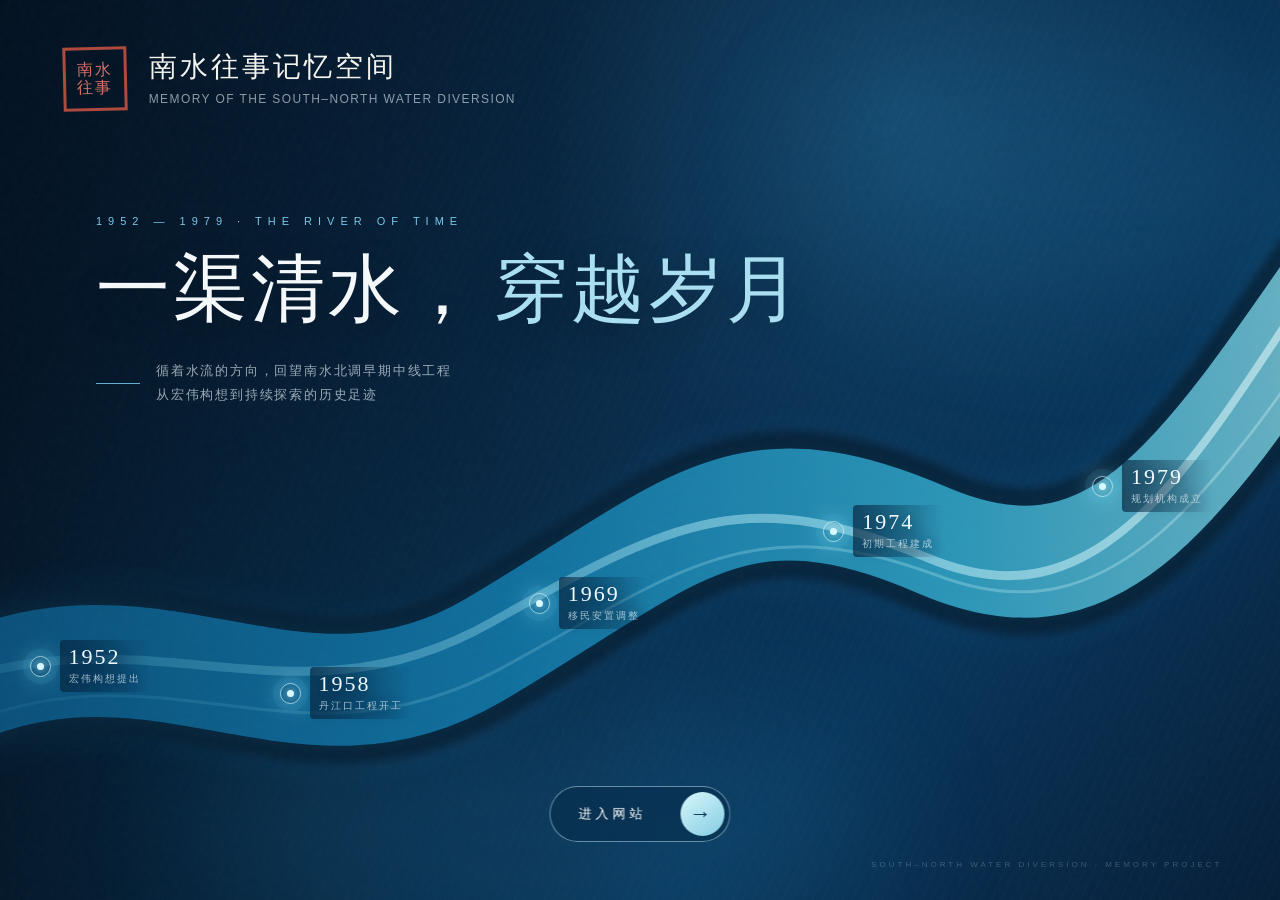
<file: index.html>
<!DOCTYPE html>
<html lang="zh-CN">
<head>
  <meta charset="UTF-8">
  <meta name="viewport" content="width=device-width,initial-scale=1">
  <meta name="description" content="南水往事记忆空间入口——南水北调早期中线工程记忆平台">
  <title>南水往事记忆空间</title>
  <style>
    *{box-sizing:border-box;margin:0;padding:0}html,body{width:100%;height:100%}body{overflow:hidden;background:#061d35;color:#f4f8fb;font-family:"Noto Serif SC","Songti SC","SimSun",serif}.gateway{isolation:isolate;width:100vw;height:100svh;min-height:620px;position:relative;overflow:hidden;background:radial-gradient(circle at 70% 12%,rgba(42,128,177,.3),transparent 30%),radial-gradient(circle at 15% 80%,rgba(10,96,148,.22),transparent 30%),linear-gradient(135deg,#04192f 0%,#082c4c 48%,#07345a 72%,#051d37 100%)}.gateway:before{content:"";position:absolute;inset:0;z-index:-4;background:linear-gradient(90deg,rgba(1,13,26,.7),transparent 52%),repeating-linear-gradient(115deg,rgba(203,235,255,.02) 0 1px,transparent 1px 9px)}.grain{position:absolute;inset:0;z-index:20;pointer-events:none;opacity:.14;mix-blend-mode:screen;background-image:url("data:image/svg+xml,%3Csvg viewBox='0 0 180 180' xmlns='http://www.w3.org/2000/svg'%3E%3Cfilter id='n'%3E%3CfeTurbulence type='fractalNoise' baseFrequency='.75' numOctaves='3' stitchTiles='stitch'/%3E%3C/filter%3E%3Crect width='100%25' height='100%25' filter='url(%23n)' opacity='.15'/%3E%3C/svg%3E")}.project-logo{position:absolute;z-index:15;top:5.2%;left:4.9%;display:flex;align-items:center;gap:22px;color:#f4f4ef;animation:1.1s .15s both fadeDown}.logo-seal{display:grid;place-items:center;width:64px;height:64px;border:3px solid #ad493c;color:#d37164;font-size:16px;line-height:1.12;letter-spacing:2px;transform:rotate(-1.4deg)}.project-logo b{display:block;font-size:28px;font-weight:400;line-height:1.1;letter-spacing:3px;white-space:nowrap}.project-logo small{display:block;margin-top:9px;color:rgba(221,235,242,.62);font:12px/1.2 Arial,sans-serif;letter-spacing:1.4px;white-space:nowrap}.hero-copy{position:absolute;z-index:12;top:24%;left:7.5%}.hero-copy>p{margin:0 0 22px;color:#78c7e8;font:11px/1 Arial,sans-serif;letter-spacing:6px;animation:1s .4s both reveal}.hero-copy h1{display:flex;align-items:baseline;gap:.15em;margin:0;color:#f4f8fa;font-size:clamp(48px,5.8vw,94px);font-weight:400;line-height:1.1;letter-spacing:.045em;white-space:nowrap;text-shadow:0 14px 40px rgba(0,7,17,.32);animation:1.25s .75s both reveal}.hero-copy h1 em{color:#a9def1;font-style:normal}.hero-note{display:flex;align-items:center;gap:16px;margin-top:28px;color:rgba(224,239,246,.67);font-size:13px;line-height:1.9;letter-spacing:1.8px;animation:1.1s 1.1s both reveal}.hero-note>i{width:44px;height:1px;background:#61add0}.river-wrap{position:absolute;inset:0;z-index:2}.river{width:100%;height:100%;overflow:visible}.river path{fill:none;stroke-linecap:round;stroke-dasharray:2500;stroke-dashoffset:2500}.river-depth{stroke:#031326;stroke-width:146px;opacity:.82;filter:blur(5px);animation:9s linear .7s forwards draw}.river-body{stroke:url(#water);stroke-width:112px;opacity:.78;filter:drop-shadow(0 0 24px rgba(38,169,217,.28));animation:9s linear .7s forwards draw}.water-glow{stroke:url(#waterGlow);stroke-width:9px;opacity:.62;animation:9s linear .7s forwards draw,3.8s ease-in-out 4s infinite waterPulse}.glow-two{stroke-width:3px;opacity:.34;animation-delay:.7s,5s}.ripple{stroke:#d6f7ff;stroke-width:2px;opacity:0;stroke-dasharray:16 22!important;animation:4s linear 3s infinite rippleFlow!important}.ripple-two{animation-delay:4s!important}.ripple-three{animation-delay:5s!important}.event-layer{position:absolute;inset:0;z-index:8;pointer-events:none}.water-event{position:absolute;display:flex;align-items:center;gap:9px;opacity:0;white-space:nowrap;transform:translate(-50%,-50%) scale(.88);animation:.8s ease-out forwards eventAppear}.event-ring{display:grid;place-items:center;width:21px;height:21px;border:1px solid rgba(205,246,255,.72);border-radius:50%;box-shadow:0 0 0 7px rgba(77,185,220,.1),0 0 24px rgba(138,228,247,.62)}.event-ring i{width:7px;height:7px;border-radius:50%;background:#d6f8ff;box-shadow:0 0 10px #d7f9ff}.water-event div{display:flex;flex-direction:column;gap:4px;padding:6px 9px;border-radius:4px;background:linear-gradient(90deg,rgba(5,34,60,.68),transparent);text-shadow:0 3px 14px #061e36}.water-event strong{color:#effaff;font:500 22px/1 Georgia,serif;letter-spacing:2px}.water-event small{color:rgba(221,240,247,.72);font-size:10px;letter-spacing:2px}.enter-site{position:absolute;z-index:25;bottom:6.5%;left:50%;display:flex;align-items:center;gap:34px;padding:5px 5px 5px 28px;border:1px solid rgba(187,226,242,.52);border-radius:40px;background:rgba(7,43,73,.56);color:#fff;font-size:13px;letter-spacing:4px;text-decoration:none;backdrop-filter:blur(12px);opacity:0;transform:translate(-50%,18px);transition:.3s;animation:1s 2.8s forwards buttonIn}.enter-site b{display:grid;place-items:center;width:44px;height:44px;border-radius:50%;background:linear-gradient(145deg,#d7f7fb,#85cce3);color:#073251;font:22px/1 Arial,sans-serif;transition:.3s}.enter-site:hover,.enter-site:focus-visible{background:rgba(26,102,143,.62);border-color:#d9f7ff;box-shadow:0 10px 35px rgba(21,132,180,.3);outline:none}.enter-site:hover b,.enter-site:focus-visible b{transform:translateX(3px)}.bottom-caption{position:absolute;z-index:12;right:4.5%;bottom:3.4%;margin:0;color:rgba(201,224,235,.27);font:8px/1 Arial,sans-serif;letter-spacing:3px}.atmosphere{position:absolute;z-index:-2;border-radius:50%;background:rgba(41,147,196,.12);filter:blur(65px);animation:9s ease-in-out infinite alternate drift}.atmosphere-one{width:46vw;height:20vw;top:5%;right:-8%}.atmosphere-two{width:55vw;height:21vw;bottom:-8%;left:15%;animation-delay:-4s}
    @keyframes draw{to{stroke-dashoffset:0}}@keyframes reveal{from{opacity:0;transform:translateY(22px)}to{opacity:1;transform:none}}@keyframes fadeDown{from{opacity:0;transform:translateY(-12px)}to{opacity:1;transform:none}}@keyframes eventAppear{0%{opacity:0;transform:translate(-50%,-50%) scale(.88)}60%{opacity:1;transform:translate(-50%,-50%) scale(1.08)}to{opacity:1;transform:translate(-50%,-50%) scale(1)}}@keyframes buttonIn{to{opacity:1;transform:translate(-50%,0)}}@keyframes waterPulse{50%{opacity:.22;stroke-width:5px}}@keyframes rippleFlow{0%{opacity:0;stroke-dashoffset:100px}25%,75%{opacity:.48}to{opacity:0;stroke-dashoffset:-160px}}@keyframes drift{to{transform:translate(7vw,2vw)}}
    @media(max-width:800px){.gateway{min-height:620px}.project-logo{top:4%;left:6%;gap:13px}.logo-seal{width:48px;height:48px;border-width:2px;font-size:12px}.project-logo b{font-size:16px;letter-spacing:1.5px}.project-logo small{max-width:260px;font-size:7px;letter-spacing:.5px}.hero-copy{top:20%;left:5%}.hero-copy>p{font-size:8px;letter-spacing:2.5px}.hero-copy h1{width:90vw;max-width:none;gap:.08em;font-size:clamp(29px,8.2vw,60px);letter-spacing:.01em}.hero-note{font-size:10px;letter-spacing:1px}.hero-note>i{display:none}.river{width:145%;margin-left:-20%}.water-event small{display:none}.water-event strong{font-size:15px}.water-event:nth-child(4),.water-event:nth-child(5){display:none}.enter-site{bottom:8%}.bottom-caption{display:none}}
    @media(prefers-reduced-motion:reduce){*,:before,:after{transition-duration:.01ms!important;animation-duration:.01ms!important;animation-delay:0s!important}}
  </style>
</head>
<body>
  <main class="gateway">
    <header class="project-logo" aria-label="南水往事记忆空间"><span class="logo-seal">南水<br>往事</span><div><b>南水往事记忆空间</b><small>MEMORY OF THE SOUTH–NORTH WATER DIVERSION</small></div></header>
    <section class="hero-copy"><p>1952 — 1979 · THE RIVER OF TIME</p><h1><span>一渠清水，</span><em>穿越岁月</em></h1><div class="hero-note"><i></i><span>循着水流的方向，回望南水北调早期中线工程<br>从宏伟构想到持续探索的历史足迹</span></div></section>
    <div class="river-wrap" aria-hidden="true"><svg class="river" viewBox="0 0 1600 900" preserveAspectRatio="none"><defs><linearGradient id="water" x1="0" y1="0" x2="1" y2="0"><stop offset="0" stop-color="#0a5a89"/><stop offset=".42" stop-color="#1488bd"/><stop offset=".72" stop-color="#36b8dc"/><stop offset="1" stop-color="#92e1ee"/></linearGradient><linearGradient id="waterGlow" x1="0" y1="0" x2="1" y2="0"><stop offset="0" stop-color="#62cbe0" stop-opacity=".15"/><stop offset=".55" stop-color="#c4f7ff" stop-opacity=".7"/><stop offset="1" stop-color="#ecfdff" stop-opacity=".9"/></linearGradient><filter id="waterTexture" x="-20%" y="-30%" width="140%" height="160%"><feTurbulence type="fractalNoise" baseFrequency="0.008 0.035" numOctaves="2" seed="8" result="noise"><animate attributeName="baseFrequency" values="0.008 0.035;0.012 0.045;0.008 0.035" dur="7s" repeatCount="indefinite"/></feTurbulence><feDisplacementMap in="SourceGraphic" in2="noise" scale="26" xChannelSelector="R" yChannelSelector="B"/><feGaussianBlur stdDeviation="0.6"/></filter></defs><path class="river-depth" d="M-130 725 C170 565 350 770 605 650 C850 535 920 455 1165 540 C1390 618 1490 480 1710 225"/><path class="river-body" filter="url(#waterTexture)" d="M-130 725 C170 565 350 770 605 650 C850 535 920 455 1165 540 C1390 618 1490 480 1710 225"/><path class="water-glow glow-one" d="M-120 700 C175 595 355 740 615 622 C845 518 935 484 1160 558 C1390 635 1500 450 1705 205"/><path class="water-glow glow-two" d="M-100 746 C180 620 355 785 625 669 C840 576 935 505 1170 575 C1390 642 1510 505 1720 255"/><path class="ripple ripple-one" d="M55 678 C180 635 275 672 400 694"/><path class="ripple ripple-two" d="M670 623 C820 563 935 515 1080 548"/><path class="ripple ripple-three" d="M1250 569 C1395 593 1505 448 1610 322"/></svg></div>
    <div class="event-layer" aria-hidden="true"><div class="water-event" style="left:7%;top:74%;animation-delay:1.7s"><span class="event-ring"><i></i></span><div><strong>1952</strong><small>宏伟构想提出</small></div></div><div class="water-event" style="left:27%;top:77%;animation-delay:2.8s"><span class="event-ring"><i></i></span><div><strong>1958</strong><small>丹江口工程开工</small></div></div><div class="water-event" style="left:46%;top:67%;animation-delay:3.9s"><span class="event-ring"><i></i></span><div><strong>1969</strong><small>移民安置调整</small></div></div><div class="water-event" style="left:69%;top:59%;animation-delay:5s"><span class="event-ring"><i></i></span><div><strong>1974</strong><small>初期工程建成</small></div></div><div class="water-event" style="left:90%;top:54%;animation-delay:6.1s"><span class="event-ring"><i></i></span><div><strong>1979</strong><small>规划机构成立</small></div></div></div>
    <a class="enter-site" href="home.html" aria-label="进入南水往事网站首页"><span>进入网站</span><b>→</b></a><p class="bottom-caption">SOUTH–NORTH WATER DIVERSION · MEMORY PROJECT</p><div class="atmosphere atmosphere-one"></div><div class="atmosphere atmosphere-two"></div><div class="grain"></div>
  </main>
</body>
</html>
</file>
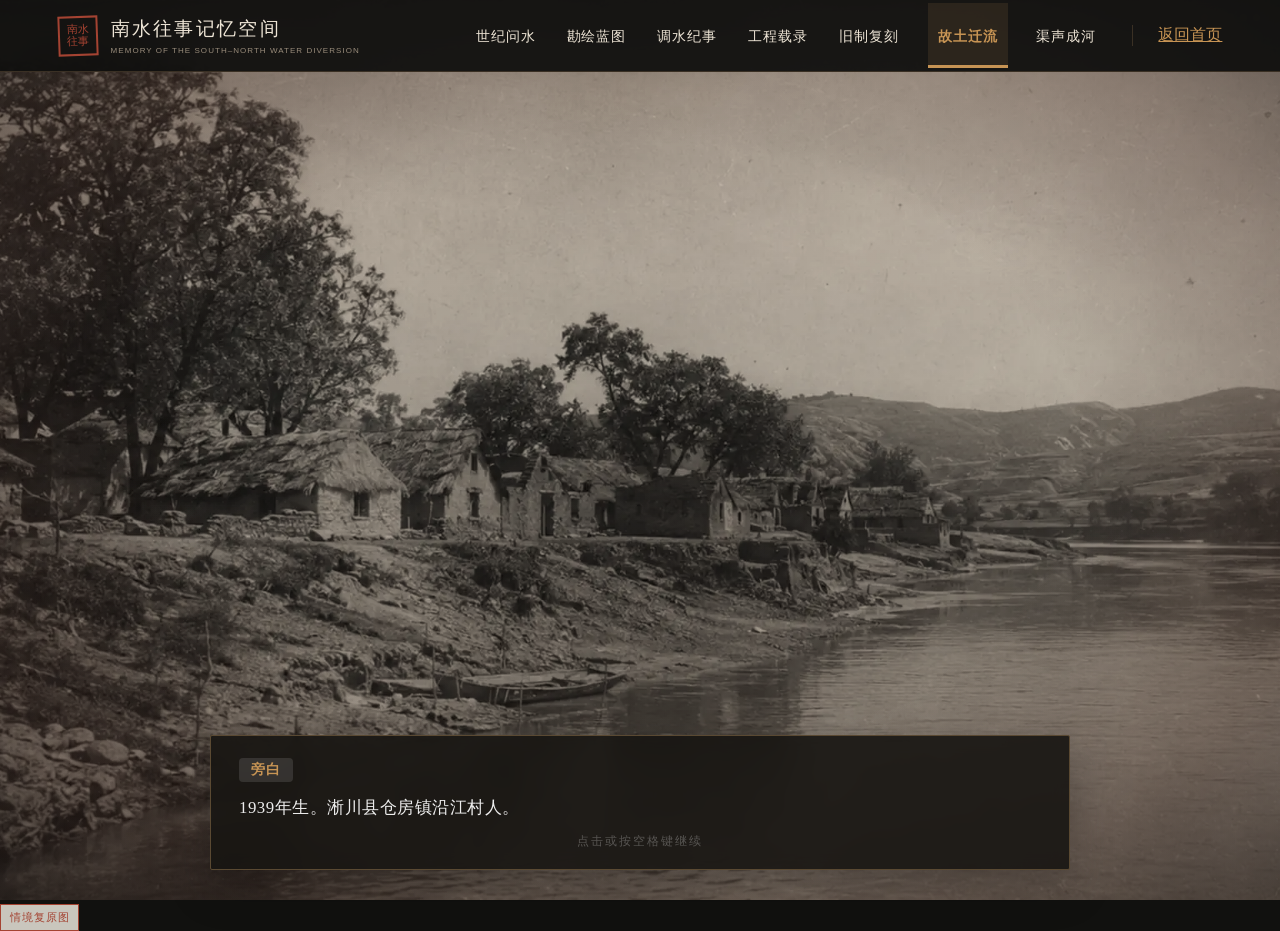
<file: guxiang.html>
<!DOCTYPE html>
<html lang="zh-CN">
<head>
    <meta charset="UTF-8">
    <meta name="viewport" content="width=device-width, initial-scale=1.0">
    <title>故土迁流 · 岁月亲历 - 南水北调</title>
    <style>
        /* 基础重置（简化选择器） */
        * { margin:0; padding:0; box-sizing:border-box; }
        body {
            font-family:'Microsoft YaHei','PingFang SC',sans-serif;
            background:#000;
            color:#fff;
            overflow:hidden;
            height:100vh;
            width:100vw;
            user-select:none;
            -webkit-user-select:none;
        }

        /* 背景层（直接类选择器，去掉不必要的嵌套） */
        .bg-layer { position:absolute; inset:0; z-index:0; }
        .bg-layer-img { width:100%; height:100%; object-fit:cover; opacity:1; transition:opacity 0.8s ease; }
        .bg-layer-img.fading { opacity:0; }
        .bg-vignette { position:absolute; inset:0; background:radial-gradient(ellipse at center,transparent 55%,rgba(0,0,0,0.5) 100%); z-index:1; pointer-events:none; }

        /* 顶部导航（简化选择器） */
        .top-bar { position:absolute; top:0; left:0; right:0; z-index:100; padding:12px 16px; display:flex; align-items:center; gap:12px; transition:opacity 0.3s; }
        .back-btn { display:flex; align-items:center; gap:6px; background:rgba(0,0,0,0.45); border:1px solid rgba(255,255,255,0.15); color:rgba(255,255,255,0.75); padding:6px 14px; border-radius:20px; text-decoration:none; font-size:0.82rem; transition:all 0.3s; backdrop-filter:blur(8px); }
        .back-btn:hover { background:rgba(255,255,255,0.15); color:#fff; }
        .title-badge { font-size:0.8rem; color:rgba(255,255,255,0.45); letter-spacing:2px; }

        /* 进度指示器（简化选择器） */
        .chapter-indicator { position:absolute; top:14px; right:20px; z-index:100; display:flex; gap:6px; align-items:center; }
        .ch-dot { width:7px; height:7px; border-radius:50%; background:rgba(255,255,255,0.2); transition:all 0.4s; }
        .ch-dot.active { background:rgba(34,211,238,0.9); box-shadow:0 0 6px rgba(34,211,238,0.5); }
        .ch-dot.done { background:rgba(16,185,129,0.7); }

        /* 文本区（简化选择器，减少渐变层开销） */
        .text-box { position:absolute; bottom:0; left:0; right:0; z-index:10; padding:0 24px 30px; }
        .text-inner { max-width:860px; margin:0 auto; background:linear-gradient(180deg,rgba(0,0,0,0) 0%,rgba(0,0,0,0.78) 8%,rgba(6,20,18,0.88) 100%); border-radius:16px; padding:22px 28px 20px; min-height:130px; border:1px solid rgba(255,255,255,0.06); backdrop-filter:blur(10px); cursor:pointer; transition:border-color 0.3s; }
        .text-inner:hover { border-color:rgba(255,255,255,0.12); }
        .speaker-name { display:inline-block; font-size:0.85rem; font-weight:600; padding:3px 12px; border-radius:4px; margin-bottom:10px; letter-spacing:1px; }
        .speaker-mc { background:rgba(40,56,143,0.5); color:#a8b8ff; }
        .speaker-xiulan { background:rgba(139,69,19,0.5); color:#e8c4a0; }
        .speaker-cadre { background:rgba(47,79,79,0.5); color:#b0c8c0; }
        .speaker-broadcast { background:rgba(102,102,102,0.5); color:#ccc; }
        .speaker-narrator { background:rgba(200,200,200,0.15); color:rgba(255,255,255,0.6); }
        .dialogue-text { font-size:1.05rem; line-height:1.9; color:rgba(255,255,255,0.92); letter-spacing:0.5px; }
        .click-hint { text-align:center; margin-top:10px; font-size:0.72rem; color:rgba(255,255,255,0.25); letter-spacing:2px; animation:hintPulse 2s ease-in-out infinite; }
        @keyframes hintPulse { 0%,100% { opacity:0.25; } 50% { opacity:0.55; } }

        /* 选择区（简化选择器） */
        .choices-box { position:absolute; bottom:180px; left:50%; transform:translateX(-50%); z-index:50; display:flex; flex-direction:column; gap:10px; max-width:520px; width:90%; }
        .choice-btn { display:block; width:100%; padding:13px 20px; background:rgba(6,30,28,0.78); border:1.5px solid rgba(13,148,136,0.35); border-radius:10px; color:rgba(255,255,255,0.88); font-size:0.95rem; cursor:pointer; transition:all 0.3s ease; text-align:center; letter-spacing:1px; backdrop-filter:blur(6px); font-family:'Microsoft YaHei','PingFang SC',sans-serif; }
        .choice-btn:hover { background:rgba(13,148,136,0.25); border-color:rgba(34,211,238,0.6); color:#fff; transform:translateY(-1px); box-shadow:0 4px 20px rgba(0,0,0,0.3); }
        .choice-label { font-size:0.72rem; color:rgba(34,211,238,0.7); margin-bottom:2px; letter-spacing:2px; }

        /* 结局画面（简化选择器） */
        .ending-screen { position:absolute; inset:0; z-index:200; display:flex; flex-direction:column; align-items:center; justify-content:center; background:rgba(0,0,0,0.85); opacity:0; pointer-events:none; transition:opacity 0.8s ease; }
        .ending-screen.show { opacity:1; pointer-events:auto; }
        .ending-screen h2 { font-size:2.2rem; letter-spacing:6px; color:#fff; margin-bottom:12px; }
        .ending-type { font-size:1.1rem; color:rgba(34,211,238,0.8); margin-bottom:24px; letter-spacing:3px; }
        .ending-quote { font-size:1.05rem; color:rgba(255,255,255,0.7); max-width:500px; text-align:center; line-height:2; margin-bottom:16px; }
        .ending-dedication { font-size:0.9rem; color:rgba(255,255,255,0.4); margin-top:20px; letter-spacing:2px; line-height:1.8; text-align:center; }
        .ending-btn { margin-top:20px; padding:10px 28px; background:rgba(34,211,238,0.15); border:1px solid rgba(34,211,238,0.4); border-radius:25px; color:rgba(34,211,238,0.9); font-size:0.9rem; cursor:pointer; letter-spacing:2px; transition:all 0.3s; font-family:'Microsoft YaHei','PingFang SC',sans-serif; }
        .ending-btn:hover { background:rgba(34,211,238,0.25); color:#fff; }

        /* 加载画面（简化选择器） */
        .loading-screen { position:absolute; inset:0; z-index:999; display:flex; flex-direction:column; align-items:center; justify-content:center; background:#0a1416; transition:opacity 0.5s ease; }
        .loading-screen.hide { opacity:0; pointer-events:none; }
        .loading-screen h3 { font-size:1.4rem; letter-spacing:4px; color:rgba(255,255,255,0.5); margin-bottom:20px; }
        .loading-dots { display:flex; gap:8px; }
        .loading-dots span { width:8px; height:8px; border-radius:50%; background:rgba(34,211,238,0.6); animation:ld 1.4s ease-in-out infinite; }
        .loading-dots span:nth-child(2) { animation-delay:0.2s; }
        .loading-dots span:nth-child(3) { animation-delay:0.4s; }
        @keyframes ld { 0%,100% { opacity:0.3; transform:scale(1); } 50% { opacity:1; transform:scale(1.3); } }

        @media (max-width:768px) {
            .text-box { padding:0 12px 20px; }
            .text-inner { padding:16px 18px 14px; min-height:110px; }
            .dialogue-text { font-size:0.95rem; line-height:1.7; }
            .choices-box { bottom:140px; width:88%; }
            .choice-btn { padding:11px 16px; font-size:0.88rem; }
            .ending-screen h2 { font-size:1.6rem; }
        }
    </style>
    <script>document.head.appendChild(Object.assign(document.createElement('link'),{rel:'stylesheet',href:new URL('archive-theme.css?v=20260731-3',location.href).href}));</script>
    <script>document.head.appendChild(Object.assign(document.createElement('link'),{rel:'stylesheet',href:new URL('section-backgrounds.css?v=20260805-2',location.href).href}));</script>
</head>
<body class="theme-migration">

<!-- 背景（给图片加独立类，方便操作） -->
<div class="bg-layer">
    <img id="bgImage" class="bg-layer-img" alt="" decoding="async">
    <div class="bg-vignette"></div>
</div>

<!-- 进度点 -->
<div class="chapter-indicator" id="chapterDots">
    <div class="ch-dot active"></div>
    <div class="ch-dot"></div>
    <div class="ch-dot"></div>
    <div class="ch-dot"></div>
    <div class="ch-dot"></div>
</div>

<!-- 顶部 -->
<div class="top-bar">
    <a href="index.html" class="back-btn"><span aria-hidden="true">←</span> 返回首页</a>
    <span class="title-badge">故土迁流 · 情境化互动叙事</span>
</div>

<!-- 文本区 -->
<div class="text-box" id="textBox" onclick="advance()">
    <div class="text-inner">
        <div class="speaker-name speaker-narrator" id="speakerName">旁白</div>
        <div class="dialogue-text" id="dialogueText">点击屏幕开始…</div>
        <div class="click-hint" id="clickHint">点击或按空格键继续</div>
    </div>
</div>

<!-- 选择区 -->
<div class="choices-box" id="choicesBox" style="display:none;"></div>

<!-- 结局画面 -->
<div class="ending-screen" id="endingScreen">
    <h2>全 剧 终</h2>
    <div class="ending-type" id="endingType"></div>
    <div class="ending-quote" id="endingQuote"></div>
    <div class="ending-dedication">谨以此互动故事<br>致敬南水北调早期工程的移民先辈们</div>
    <button class="ending-btn" onclick="restart()"><i class="fas fa-redo"></i> 重新体验</button>
</div>

<!-- 加载 -->
<div class="loading-screen" id="loadingScreen">
    <h3>故 土 迁 流</h3>
    <div class="loading-dots"><span></span><span></span><span></span></div>
</div>

<script>
// ========== 游戏状态 ==========
const state = {
    player_name: '李建国',
    memory_fragments: 0,
    has_silver: false,
    fix_house: false,
    is_resilient: false,
    land_quality: 'poor',
    currentChapter: 0,
    dialogueIndex: 0,
    waitingForChoice: false,
    currentChoices: null,
    ended: false
};

// ========== 剧本数据 ==========
const script = {
    // 序章
    prologue: [
        {bg:'P0_01.png', speaker:'旁白', text:'1939年生。淅川县仓房镇沿江村人。'},
        {bg:'P0_01.png', speaker:'旁白', text:'他的一生，都在"搬家"。'},
        {bg:'P0_01.png', speaker:'旁白', text:'这不是一个关于冒险的故事，这是一个关于"落地"的故事。'},
        {bg:'P0_02.png', speaker:'旁白', text:'地图上的淅川，是起点，也是终点。'},
        {bg:'P0_02.png', speaker:'旁白', text:'1959年冬，第一次迁徙开始。'},
    ],
    // 第一章：1959·支边青海
    chapter1: [
        {bg:'C1_01.png', speaker:'旁白', text:'1959年冬。我叫李建国，刚娶了秀兰两个月。'},
        {bg:'C1_01.png', speaker:'旁白', text:'丹江口大坝开工了。县里要选人支援青海边疆建设，说那里地广人稀，能吃饱饭。'},
        {bg:'C1_01.png', speaker:'李建国', text:'娘，我要去青海。家里弟妹多，我出去闯闯，也能给家里省张嘴。'},
        {bg:'C1_02.png', speaker:'广播声', text:'淅川县的移民同志们！请抓紧时间登船！'},
        {bg:'C1_03.png', speaker:'', choice:[
            {label:'【积极报名】', text:'"我是小伙子，国家哪里需要，我就去哪里。"', effect(){state.memory_fragments+=1;}},
            {label:'【犹豫不舍】', text:'"秀兰哭了，但我知道，留在家里也是挨饿，不如出去碰碰运气。"', effect(){}}
        ]},
        {bg:'C1_04.png', speaker:'李建国', text:'国家需要，我去！'},
        {bg:'C1_05.png', speaker:'旁白', text:'到了青海，才知道什么叫苦。海拔三千多米，满眼荒山，住的是冰冷的土坯房。'},
        {bg:'C1_05.png', speaker:'旁白', text:'每天要垦荒七分地，或者捡八十斤柴火。种的青稞和洋芋，根本不够吃。'},
    ],
    // 第二章：1962·返迁淅川
    chapter2: [
        {bg:'C2_01.png', speaker:'旁白', text:'1962年初。坏消息传来，丹江口工程因质量问题停工了。'},
        {bg:'C2_01.png', speaker:'李建国', text:'大坝不修了，我们在青海也没了活路。听说政府要组织我们回淅川。'},
        {bg:'C2_03.png', speaker:'旁白', text:'等了三个月，遣返的命令终于下来了。我们又挤进了闷罐车。'},
        {bg:'C2_02.png', speaker:'旁白', text:'回到淅川，老家已被水淹了一半。好在露出了些肥田，还能种点红薯。'},
        {bg:'C2_02.png', speaker:'', choice:[
            {label:'【修缮老宅】', text:'"把漏风的墙补一补，总算有个窝了。"', effect(){state.fix_house=true;}},
            {label:'【开荒种地】', text:'"顾不上修房，先把地犁了，误了农时就得饿死。"', effect(){state.fix_house=false;}}
        ]},
        {bg:'C2_05.png', speaker:'村干部', text:'建国！大坝又要修了！这次是真的！'},
        {bg:'C2_05.png', speaker:'李建国', text:'啥？又要走？我这刚把地种上啊！'},
        {bg:'C2_05.png', speaker:'村干部', text:'这是国家大计！这次是往湖北荆门迁，那边条件好，有瓦房住！'},
        {bg:'C2_05.png', speaker:'', choice:[
            {label:'【含泪服从】', text:'"国家让咋办就咋办吧。收拾包袱，还得走。"', effect(){state.memory_fragments+=1;}},
            {label:'【试图拖延】', text:'"我磨蹭着不想走，想把这一季的庄稼收了再走。"', effect(){}}
        ]},
    ],
    // 第三章：1964·迁居荆门
    chapter3: [
        {bg:'C3_01.png', speaker:'旁白', text:'1964年，我们到了湖北荆门十里铺。'},
        {bg:'C3_01_1.png', speaker:'李建国', text:'这就是给我们住的？荆条编的墙，四面漏风。一家七口，就半间房。'},
        {bg:'C3_02.png', speaker:'旁白', text:'四户人家挤在一起，人畜同屋，几代同室。日子过得压抑。'},
        {bg:'C3_02.png', speaker:'', choice:[
            {label:'【忍辱负重】', text:'"忍吧，只要能给个户口，啥都能忍。"', effect(){state.is_resilient=true;}},
            {label:'【据理力争】', text:'"我去找队里评理，想要间像样的房。结果被骂\'刁民\'。"', effect(){state.is_resilient=false;}}
        ]},
        {bg:'C3_03.png', speaker:'旁白', text:'日子久了，移民和本地人的矛盾越来越大。地少人多，抢粮抢水。'},
        {bg:'C3_03.png', speaker:'村干部', text:'上面有令，为了缓和矛盾，你们淅川人得分散插队！'},
        {bg:'C3_03.png', speaker:'李建国', text:'分散？那我们去哪儿？'},
        {bg:'C3_03.png', speaker:'村干部', text:'去建阳公社白羽大队。那里的荒山多，你们自己开荒去吧。'},
        {bg:'C3_03.png', speaker:'', choice:[
            {label:'【咬牙接受】', text:'"还能咋办？国家指哪儿，咱就打哪儿。"', effect(){}},
            {label:'【心灰意冷】', text:'"心凉了。这哪里是安置，分明是发配。"', effect(){}}
        ]},
    ],
    // 第四章：1971·栖身荒山
    chapter4: [
        {bg:'C4_01.png', speaker:'旁白', text:'在建阳公社，日子更难了。没有户籍，没有粮票，连公分都难挣。'},
        {bg:'C4_01.png', speaker:'李建国', text:'老伴病了，娃也要上学。可咱是"黑人"，啥福利都没有。'},
        {bg:'C4_03.png', speaker:'旁白', text:'实在过不下去了。我想回家，回淅川。'},
        {bg:'C4_02.png', speaker:'旁白', text:'1971年，我带着全家偷跑回了淅川。可老家早淹了，房子没了，地也没了。'},
        {bg:'C4_02.png', speaker:'旁白', text:'我们在丹江岸边的乔家沟荒山上，搭了个茅草棚。'},
        {bg:'C4_04.png', speaker:'旁白', text:'这一住，就是十几年。没户口，没口粮，像个野人一样活着。'},
        {bg:'C4_04.png', speaker:'李建国', text:'娃儿要上学，咱得想办法……'},
        {bg:'C4_04.png', speaker:'', choice:[
            {label:'【偷偷开荒】', text:'"我拿出了那半块银圆，买通了护林员，开了几亩薄田。"', effect(){state.land_quality='good';}, condition(){return state.has_silver;}},
            {label:'【打零工维生】', text:'"我去林场砍柴，日子紧巴巴，但心里踏实。"', effect(){state.land_quality='poor';}}
        ]},
        {bg:'C4_gov.png', speaker:'旁白', text:'1985年春天，转机来了。'},
        {bg:'C4_gov.png', speaker:'村干部', text:'老李！别在山上当野人了！政府要把你们这些返迁移民统一管起来！'},
        {bg:'C4_gov.png', speaker:'李建国', text:'真的？能上户口了？'},
        {bg:'C4_gov.png', speaker:'村干部', text:'真的！搬到沿江村去，给你们划宅基地，分自留地！'},
    ],
    // 第五章：1985·归宿
    chapter5: [
        {bg:'C5_01.png', speaker:'旁白', text:'搬到了沿江村，我终于不再是"黑人"了。'},
        {bg:'C5_01.png', speaker:'李建国', text:'老伴，听见没？咱有户口了。'},
        {bg:'C5_02.png', speaker:'旁白', text:'新任村长把红彤彤的户口本递到我手里。'},
        {bg:'C5_02.png', speaker:'村干部', text:'老李，这是你的地，你的房。受苦了。'},
        {bg:'C5_02.png', speaker:'', choice:[
            {label:'【仔细抚摸每一个字】', text:'"这红章，比千斤顶还重。我摸了又摸，生怕是梦。"', effect(){state.memory_fragments+=1;}},
            {label:'【紧紧抱在怀里】', text:'"我把它揣进怀里，贴着心口。这下，谁也抢不走了。"', effect(){}}
        ]},
        {bg:'C5_04.png', speaker:'旁白', text:'回到新房前，我反复抚摸着门牌号上的红漆。'},
    ],
};

const chapterNames = ['序章 · 定格', '支边青海', '返迁淅川', '迁居荆门', '栖身荒山', '归宿'];
const chapterKeys = ['prologue','chapter1','chapter2','chapter3','chapter4','chapter5'];
let currentChapterKey = 'prologue';

// ========== UI 元素 ==========
const bgImage = document.getElementById('bgImage');
const speakerName = document.getElementById('speakerName');
const dialogueText = document.getElementById('dialogueText');
const clickHint = document.getElementById('clickHint');
const choicesBox = document.getElementById('choicesBox');
const textBox = document.getElementById('textBox');
const dots = document.querySelectorAll('.ch-dot');

// ========== 场景资源：本仓库 WebP + 首图优先加载 ==========
const PAGE_ROOT = new URL('./', window.location.href).href;
const sceneCache = new Set();
let loadingHidden = false;
let bgRequestId = 0;

function resolveSceneAsset(src) {
    if (!src || /^(?:https?:|data:|blob:)/i.test(src)) return src;
    const filename = src.split('/').pop().replace(/\.png$/i, '.webp');
    return `${PAGE_ROOT}guxiang-assets/${filename}`;
}

function preloadAsset(src) {
    const resolved = resolveSceneAsset(src);
    if (!resolved || sceneCache.has(resolved)) return;
    sceneCache.add(resolved);
    const img = new Image();
    img.decoding = 'async';
    img.src = resolved;
}

function preloadFollowing(idx) {
    const chapter = script[currentChapterKey];
    if (!chapter) return;
    for (let i = idx + 1; i < chapter.length; i++) {
        if (chapter[i].bg) {
            preloadAsset(chapter[i].bg);
            break;
        }
    }
}

function preloadImages() {
    const first = resolveSceneAsset('P0_01.png');
    const img = new Image();
    let settled = false;
    const ready = () => {
        if (settled) return;
        settled = true;
        bgImage.src = first;
        bgImage.dataset.asset = first;
        sceneCache.add(first);
        hideLoading();
        setTimeout(() => preloadAsset('P0_02.png'), 300);
    };
    img.onload = ready;
    img.onerror = ready;
    img.decoding = 'async';
    img.src = first;
    setTimeout(ready, 1800);
}

function hideLoading(){
    if (loadingHidden) return;
    loadingHidden = true;
    document.getElementById('loadingScreen').classList.add('hide');
    updateDialogue(0);
}
preloadImages();

// ========== 核心逻辑：切换时才加载当前背景，并预热下一张 ==========
function setBg(src) {
    const resolved = resolveSceneAsset(src);
    if (!resolved || bgImage.dataset.asset === resolved) return;
    const requestId = ++bgRequestId;
    const next = new Image();
    next.decoding = 'async';
    next.onload = () => {
        if (requestId !== bgRequestId) return;
        bgImage.classList.add('fading');
        setTimeout(() => {
            if (requestId !== bgRequestId) return;
            bgImage.src = resolved;
            bgImage.dataset.asset = resolved;
            sceneCache.add(resolved);
            bgImage.classList.remove('fading');
        }, 180);
    };
    next.onerror = () => {
        if (requestId !== bgRequestId) return;
        bgImage.classList.remove('fading');
    };
    next.src = resolved;
}

function getSpeakerClass(speaker) {
    if (!speaker) return 'speaker-narrator';
    if (speaker.includes('李建国') || speaker === state.player_name) return 'speaker-mc';
    if (speaker.includes('秀兰')) return 'speaker-xiulan';
    if (speaker.includes('干部')) return 'speaker-cadre';
    if (speaker.includes('广播')) return 'speaker-broadcast';
    return 'speaker-narrator';
}

function updateDialogue(idx) {
    const chapter = script[currentChapterKey];
    if (!chapter || idx >= chapter.length) {
        nextChapter();
        return;
    }
    state.dialogueIndex = idx;
    const line = chapter[idx];

    // 先处理背景（合并操作）
    if (line.bg) setBg(line.bg);

    // 处理选择项
    if (line.choice) {
        showChoices(line.choice, idx);
        return;
    }

    // 隐藏选择框，显示文本框（合并DOM修改）
    choicesBox.style.display = 'none';
    textBox.style.display = '';

    // 更新文本（一次修改多个DOM属性，减少重绘）
    const sp = line.speaker || '旁白';
    speakerName.textContent = sp;
    speakerName.className = `speaker-name ${getSpeakerClass(sp)}`;
    dialogueText.textContent = line.text;
    clickHint.style.display = '';
    state.waitingForChoice = false;
    preloadFollowing(idx);
}

function showChoices(choices, idx) {
    state.waitingForChoice = true;
    state.currentChoices = {choices, idx};
    // 清空文本（合并操作）
    speakerName.textContent = '';
    dialogueText.textContent = '';
    clickHint.style.display = 'none';

    // 生成选择按钮（减少DOM插入次数）
    choicesBox.innerHTML = '';
    choicesBox.style.display = 'flex';
    const availChoices = choices.filter(c => !c.condition || c.condition());
    availChoices.forEach((c, i) => {
        const btn = document.createElement('button');
        btn.className = 'choice-btn';
        btn.innerHTML = `<div class="choice-label">抉择 ${i+1}</div>${c.label}`;
        btn.onclick = (e) => {
            e.stopPropagation();
            selectChoice(c, idx);
        };
        choicesBox.appendChild(btn);
    });
}

function selectChoice(choice, idx) {
    if (choice.effect) choice.effect();
    state.waitingForChoice = false;

    // 处理背景和文本（合并操作）
    const chapter = script[currentChapterKey];
    const line = chapter[idx];
    setBg(line.bg);

    const sp = choice.label.includes('积极') || choice.label.includes('服从') || choice.label.includes('接受')
        ? '李建国' : '旁白';
    speakerName.textContent = sp;
    speakerName.className = `speaker-name ${getSpeakerClass(sp)}`;
    dialogueText.textContent = choice.text;
    clickHint.style.display = '';
    state.dialogueIndex = idx + 1;

    // 隐藏选择框
    choicesBox.style.display = 'none';
}

function advance() {
    if (state.ended || state.waitingForChoice) return;

    const chapter = script[currentChapterKey];
    const nextIdx = state.dialogueIndex + 1;

    if (!chapter || nextIdx >= chapter.length) {
        nextChapter();
        return;
    }

    updateDialogue(nextIdx);
}

function nextChapter() {
    const idx = chapterKeys.indexOf(currentChapterKey);
    if (idx < 0 || idx >= chapterKeys.length - 1) {
        showEnding();
        return;
    }
    currentChapterKey = chapterKeys[idx + 1];
    state.dialogueIndex = 0;
    state.currentChapter = idx + 1;
    updateDots(state.currentChapter);
    updateDialogue(0);
}

function updateDots(ch) {
    dots.forEach((d, i) => {
        d.classList.remove('active', 'done');
        if (i < ch) d.classList.add('done');
        if (i === ch) d.classList.add('active');
    });
}

function showEnding() {
    state.ended = true;
    // 隐藏不必要元素（合并操作）
    textBox.style.display = 'none';
    choicesBox.style.display = 'none';

    const endingEl = document.getElementById('endingScreen');
    const endingType = document.getElementById('endingType');
    const endingQuote = document.getElementById('endingQuote');

    // 结局逻辑（保持原功能）
    if (state.memory_fragments >= 3) {
        setBg('C5_end_hard.png');
        endingType.textContent = '【结局：坚韧的李建国】';
        endingQuote.textContent = '"我盖起了瓦房，也守住了家。这辈子，值了。"';
    } else {
        setBg('C5_end_normal.png');
        endingType.textContent = '【结局：平凡的李建国】';
        endingQuote.textContent = '"日子安稳了，孩子们也长大了。这就够了。"';
    }

    endingEl.classList.add('show');
}

function restart() {
    // 重置状态（合并操作）
    Object.assign(state, {
        memory_fragments: 0,
        has_silver: false,
        fix_house: false,
        is_resilient: false,
        land_quality: 'poor',
        currentChapter: 0,
        dialogueIndex: 0,
        waitingForChoice: false,
        ended: false
    });
    currentChapterKey = 'prologue';
    document.getElementById('endingScreen').classList.remove('show');
    textBox.style.display = '';
    updateDots(0);
    updateDialogue(0);
}

// ========== 键盘操作（简化逻辑） ==========
document.addEventListener('keydown', function(e) {
    if ((e.key === ' ' || e.key === 'Enter') && !state.waitingForChoice) {
        e.preventDefault();
        advance();
    }
    if (e.key === 'ArrowUp' && state.waitingForChoice) {
        e.preventDefault();
        const btns = choicesBox.querySelectorAll('.choice-btn');
        btns.length && btns[0].focus();
    }
});
</script>

    <script>document.body.appendChild(Object.assign(document.createElement('script'),{src:new URL('archive-shell.js?v=20260807-4',location.href).href}));</script>
</body>
</html>
</file>
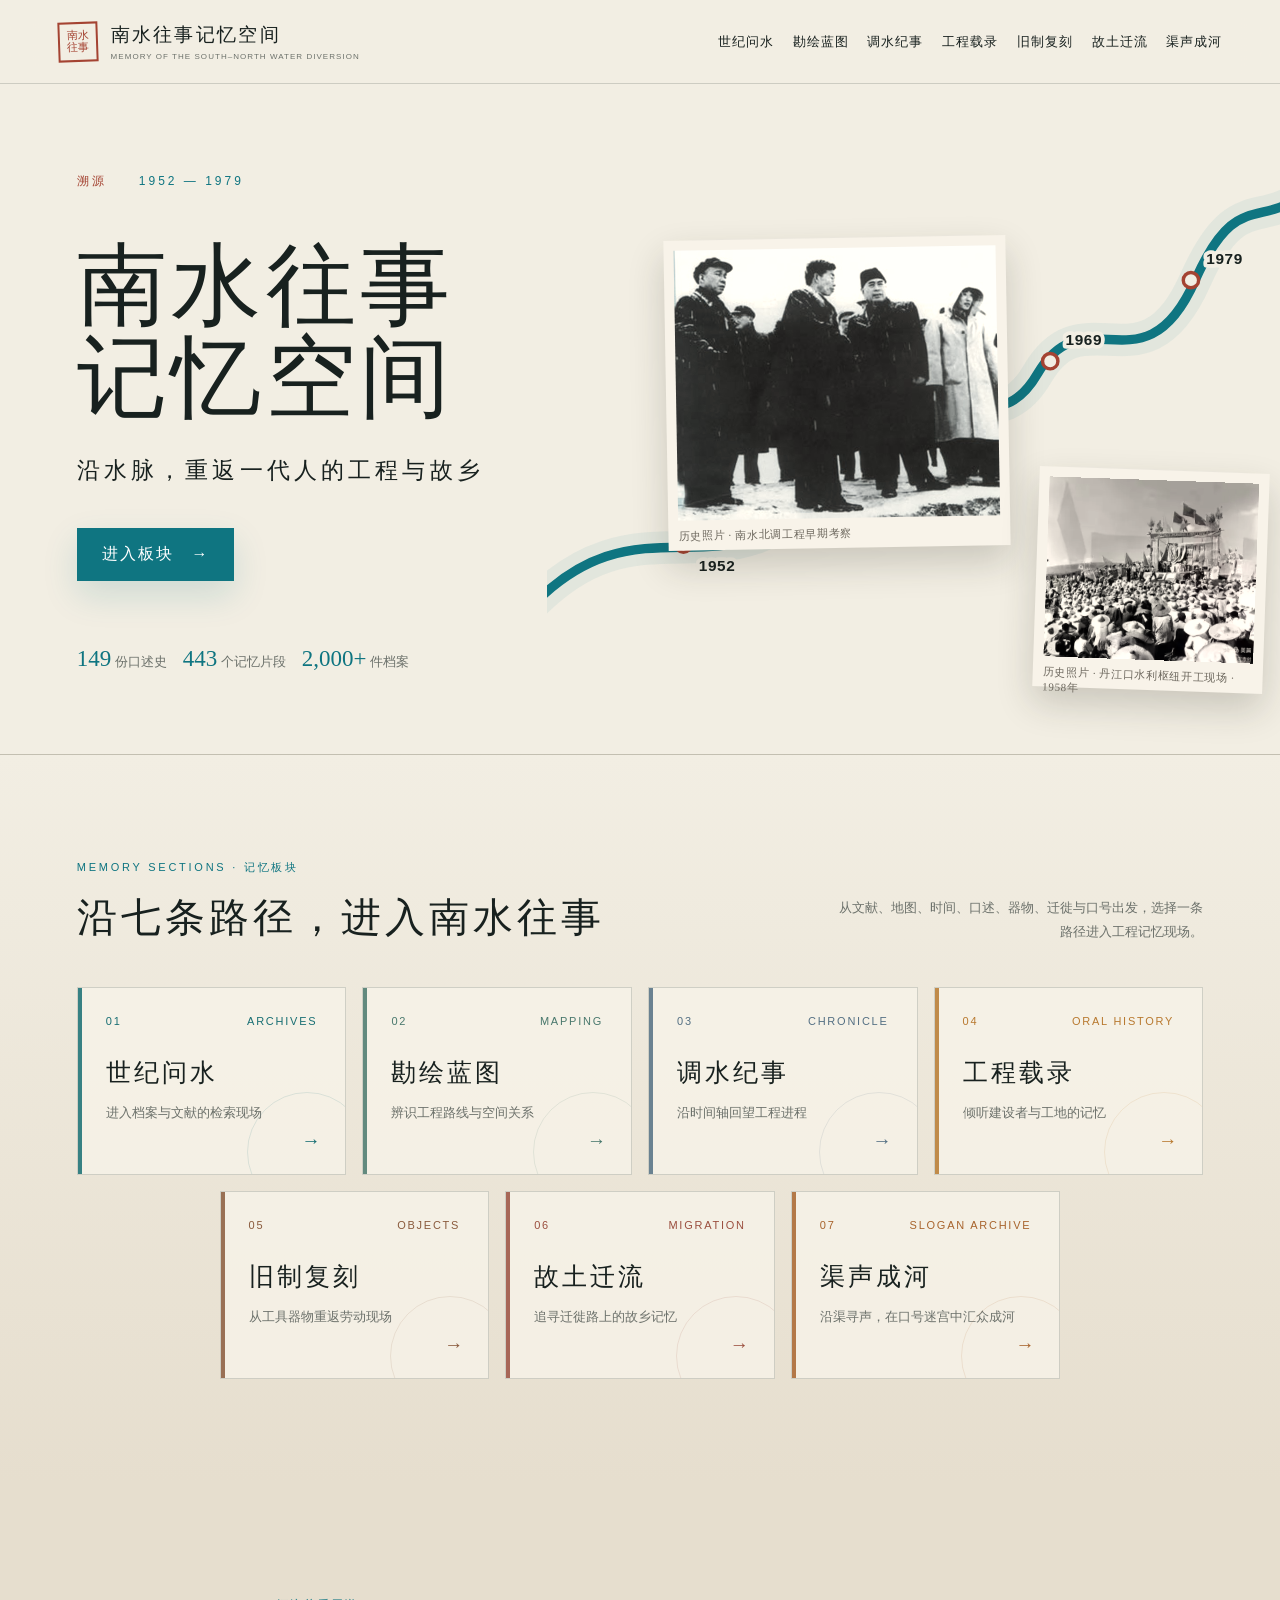
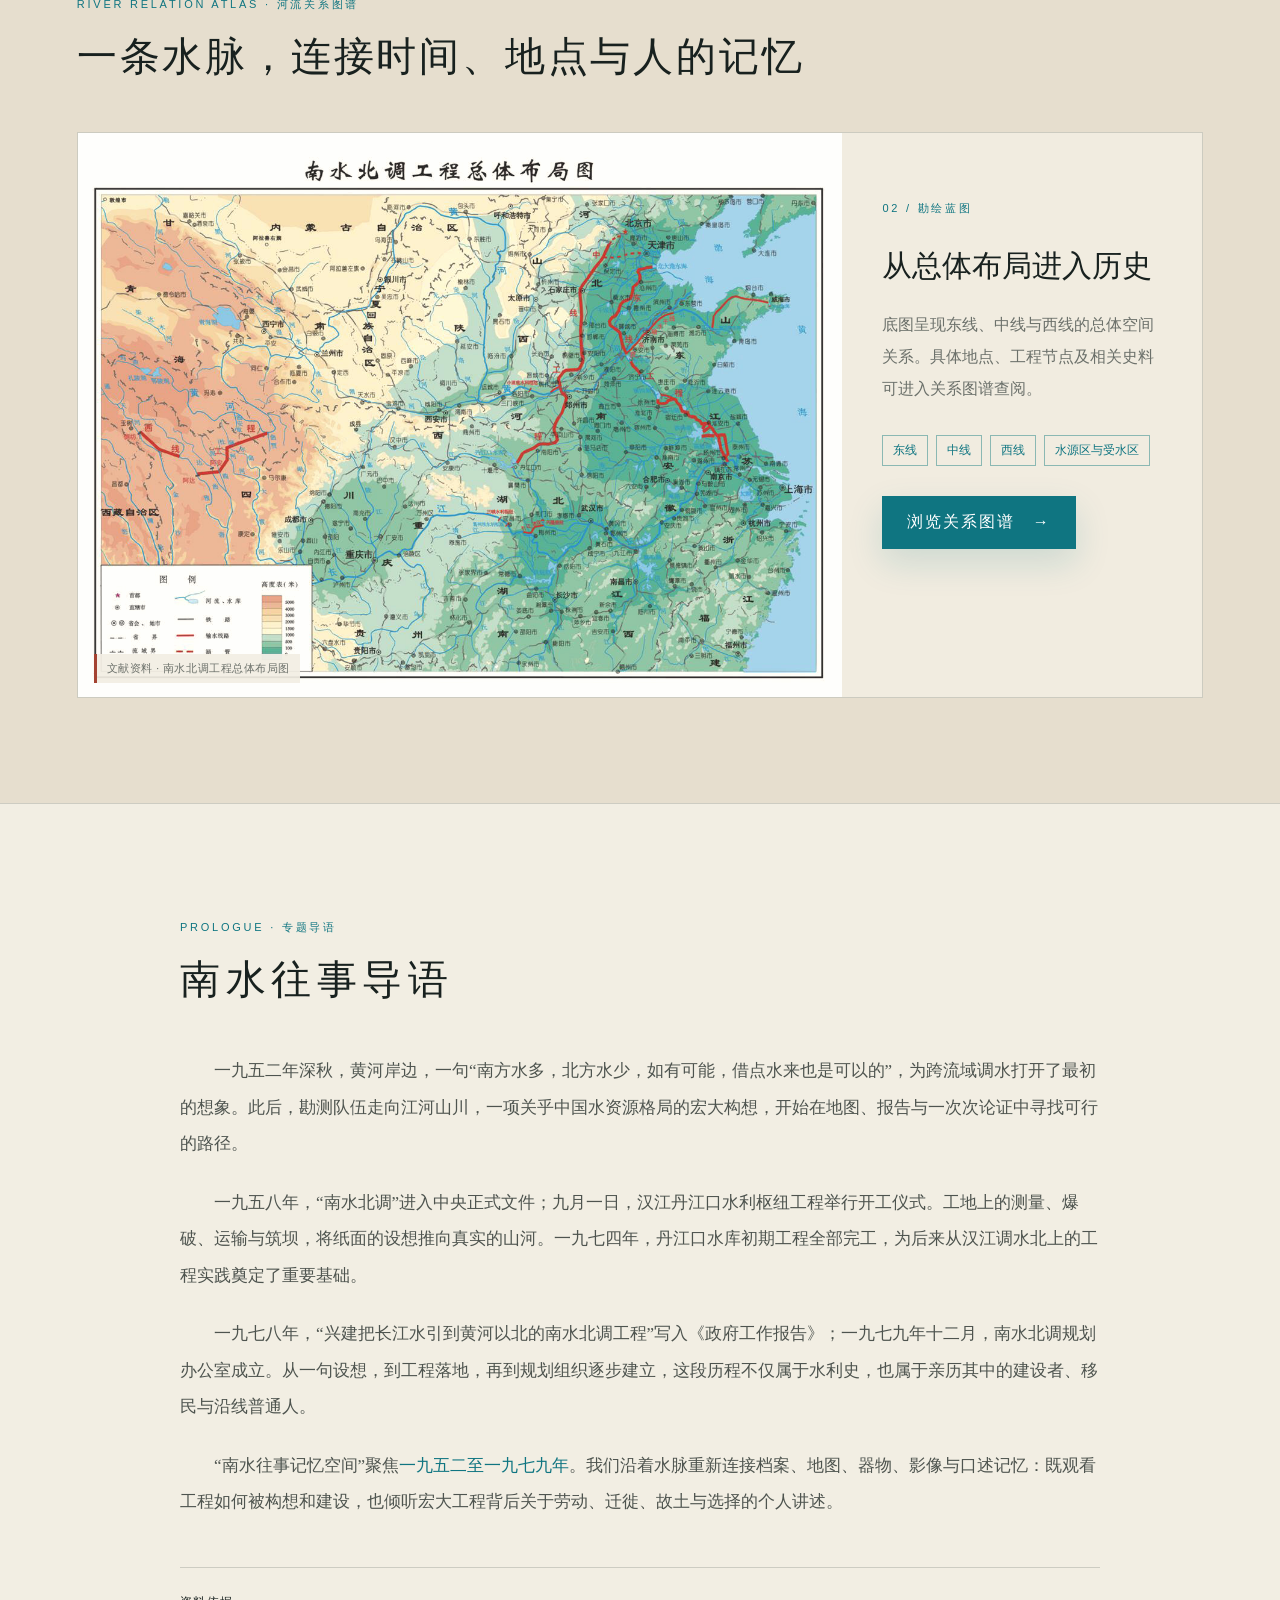
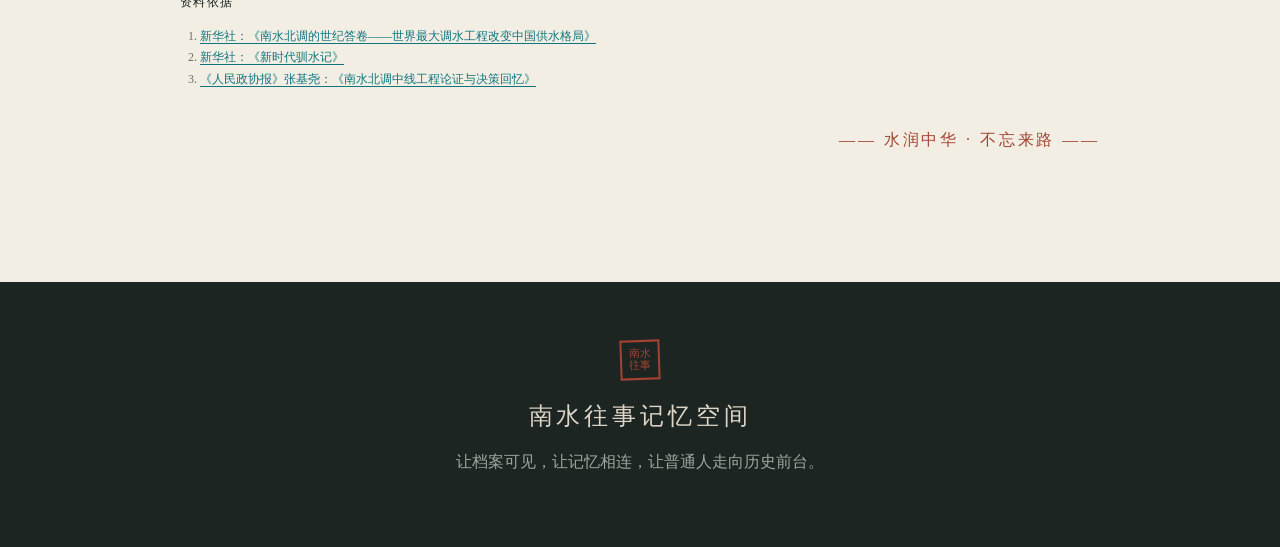
<file: home.html>
<!DOCTYPE html>
<html lang="zh-CN">
<head>
  <meta charset="UTF-8">
  <meta name="viewport" content="width=device-width,initial-scale=1">
  <title>南水往事记忆空间</title>
  <meta name="description" content="沿水脉，重返一代人的工程与故乡">
  <link rel="stylesheet" href="archive-theme.css?v=20260731-2">
  <style>
    *{box-sizing:border-box}body{margin:0;color:var(--archive-ink);background:var(--archive-paper);font-family:"Noto Serif SC","Songti SC","SimSun",serif}
    a{color:inherit;text-decoration:none}.home-header{height:84px;padding:0 4.5vw;display:flex;align-items:center;border-bottom:1px solid var(--archive-line);position:sticky;top:0;z-index:50;background:rgba(242,238,227,.92);backdrop-filter:blur(16px)}
    .home-header .archive-brand{margin-right:auto}.home-header nav{display:flex;gap:1.45vw}.home-header nav a{font-size:13px;letter-spacing:.08em}.home-header nav a:hover{color:var(--archive-river)}
    .hero{min-height:670px;display:grid;grid-template-columns:42% 58%;padding:5.4vw 0 2vw 6vw;overflow:hidden;position:relative}
    .eyebrow{font:12px Arial;letter-spacing:.25em;color:var(--archive-river);margin:20px 0 50px}.eyebrow span{color:var(--archive-red);margin-right:32px}
    h1{font-size:clamp(62px,7vw,108px);font-weight:500;line-height:1.03;letter-spacing:.05em;margin:0}.lead{font-size:23px;letter-spacing:.18em;margin:30px 0 42px}
    .primary{display:inline-flex;gap:48px;align-items:center;padding:16px 25px;background:var(--archive-river);color:white;letter-spacing:.12em;box-shadow:0 14px 35px #0f758128}
    .stats{margin-top:65px;color:var(--archive-muted);font-size:13px}.stats b{font-size:23px;color:var(--archive-river);font-weight:500}
    .river-stage{position:relative;min-height:560px}.river-stage svg{position:absolute;inset:-7% -2% 0 -5%;width:110%;height:110%}.river-shadow{fill:none;stroke:#b7d0cc;stroke-width:38;opacity:.28}.river{fill:none;stroke:var(--archive-river);stroke-width:11;stroke-linecap:round}.river-stage circle{fill:var(--archive-paper);stroke:var(--archive-red);stroke-width:4}.river-stage text{fill:var(--archive-ink);font:700 18px Arial,sans-serif;letter-spacing:.04em;paint-order:stroke fill;stroke:var(--archive-paper);stroke-width:9px;stroke-linejoin:round}
    .photo{position:absolute;margin:0;background:#f8f3e9;padding:10px 10px 30px;box-shadow:0 16px 36px #27261f33}.photo img{width:100%;height:100%;display:block;object-fit:cover;filter:grayscale(.46) sepia(.18)}.photo figcaption{font-size:11px;color:#6c675d;margin-top:8px;letter-spacing:.06em}.photo-a{width:49%;height:310px;top:85px;left:12%;transform:rotate(-1deg)}.photo-b{width:33%;height:220px;right:2%;bottom:38px;transform:rotate(2deg)}
    .intro{padding:105px 7vw 115px;background:var(--archive-paper);border-top:1px solid var(--archive-line)}.intro-inner{max-width:920px;margin:0 auto}.intro h2{font-size:40px;font-weight:500;letter-spacing:.14em;margin:17px 0 46px}.intro-copy{font-size:17px;line-height:2.15;color:#4e544f}.intro-copy p{margin:0 0 22px;text-indent:2em}.intro-copy strong{color:var(--archive-river);font-weight:500}.intro-sources{margin-top:46px;padding-top:24px;border-top:1px solid var(--archive-line);color:var(--archive-muted);font-size:12px;line-height:1.8}.intro-sources b{color:var(--archive-ink);font-weight:500;letter-spacing:.12em}.intro-sources ol{margin:12px 0 0;padding-left:20px}.intro-sources a{color:var(--archive-river);text-decoration:underline;text-underline-offset:3px}.intro-sign{text-align:right;color:var(--archive-red);letter-spacing:.18em;margin-top:40px}
    .portals{padding:94px 6vw 102px;background:linear-gradient(180deg,var(--archive-paper) 0%,var(--archive-paper-deep) 100%);border-top:1px solid var(--archive-line);scroll-margin-top:96px}.portals-head{display:flex;justify-content:space-between;align-items:flex-end;gap:30px;margin-bottom:42px}.portals-head h2{font-size:40px;font-weight:500;letter-spacing:.1em;margin:15px 0 0}.portals-note{max-width:370px;margin:0;color:var(--archive-muted);font-size:13px;line-height:1.9;text-align:right}.portal-grid{display:grid;grid-template-columns:repeat(8,minmax(0,1fr));gap:16px}.portal-card{grid-column:span 2}.portal-card:nth-child(5){grid-column:2 / span 2}.portal-card{--portal-accent:var(--archive-river);position:relative;min-height:188px;padding:27px 28px 25px;border:1px solid var(--archive-line);background:rgba(248,244,234,.78);overflow:hidden;transition:transform .25s ease,border-color .25s ease,box-shadow .25s ease}.portal-card::before{content:"";position:absolute;left:0;top:0;width:4px;height:100%;background:var(--portal-accent);opacity:.85}.portal-card::after{content:"";position:absolute;right:-22px;bottom:-38px;width:118px;height:118px;border:1px solid var(--portal-accent);border-radius:50%;opacity:.12}.portal-card:hover{transform:translateY(-4px);border-color:var(--portal-accent);box-shadow:0 15px 32px rgba(39,38,31,.10)}.portal-card .portal-meta{display:flex;justify-content:space-between;gap:16px;color:var(--portal-accent);font:11px Arial,sans-serif;letter-spacing:.16em}.portal-card h3{margin:29px 0 12px;font-size:25px;font-weight:500;letter-spacing:.12em}.portal-card p{margin:0;color:var(--archive-muted);font-size:13px;line-height:1.8}.portal-card .portal-arrow{position:absolute;right:25px;bottom:22px;color:var(--portal-accent);font-size:19px}.portal-card.qa{--portal-accent:#176e73}.portal-card.map{--portal-accent:#49786d}.portal-card.time{--portal-accent:#536f83}.portal-card.story{--portal-accent:#b8792f}.portal-card.tools{--portal-accent:#8a5b3d}.portal-card.homecoming{--portal-accent:#9b4f3f}.portal-card.echo{--portal-accent:#a8642d}
    .atlas{padding:105px 6vw;background:var(--archive-paper-deep)}.section-kicker{font:11px Arial;letter-spacing:.25em;color:var(--archive-river)}.atlas h2{font-size:40px;font-weight:500;letter-spacing:.07em;margin:17px 0 48px}.atlas-grid{display:grid;grid-template-columns:68% 32%;border:1px solid var(--archive-line);background:#f8f4eaaa;min-height:520px}.atlas-map{position:relative;overflow:hidden;background:#f7f3e8}.atlas-map img{width:100%;height:100%;object-fit:contain;display:block;opacity:.92;filter:grayscale(.08) sepia(.08)}.atlas-caption{position:absolute;left:16px;bottom:14px;padding:7px 10px;background:rgba(242,238,227,.92);border-left:3px solid var(--archive-red);font-size:11px;color:var(--archive-muted);letter-spacing:.05em}.atlas-copy{padding:65px 40px;z-index:3}.atlas-copy h3{font-size:30px;font-weight:500;margin:30px 0 22px}.atlas-copy p{color:var(--archive-muted);line-height:2}.tags{display:flex;flex-wrap:wrap;gap:8px;margin:30px 0}.tags span{padding:6px 10px;border:1px solid var(--archive-river-soft);color:var(--archive-river);font-size:12px}
    footer{padding:58px 20px;text-align:center;background:#1d2522;color:#ddd5c8}footer .archive-seal{margin:0 auto 18px}footer h2{font-weight:400;letter-spacing:.16em}footer p{color:#9ea59f}
    @media(max-width:900px){.portal-grid{grid-template-columns:repeat(2,minmax(0,1fr))}.portal-card,.portal-card:nth-child(5){grid-column:auto}.home-header{height:65px}.home-header nav,.archive-brand small{display:none}.hero{display:block;padding:60px 7vw}.hero h1{font-size:58px}.river-stage{height:470px}.portals-head{display:block}.portals-note{text-align:left;margin-top:18px}.portal-grid{grid-template-columns:repeat(2,1fr)}.atlas-grid{grid-template-columns:1fr}.atlas-map{min-height:420px}.atlas-copy{padding:40px}}
    @media(max-width:560px){.portal-grid{grid-template-columns:1fr}.hero h1{font-size:45px}.lead{font-size:18px}.river-stage{height:380px}.photo-a{width:63%;height:230px}.photo-b{width:44%;height:170px}.portals{padding:70px 6vw}.portals-head h2{font-size:30px}.portal-grid{grid-template-columns:1fr}.portal-card{min-height:165px}.atlas{padding:75px 6vw}.atlas h2,.intro h2{font-size:30px}.intro{padding:75px 7vw}.intro-copy{font-size:15px}}
  </style>
</head>
<body>
  <header class="home-header">
    <a class="archive-brand" href="home.html"><span class="archive-seal">南水<br>往事</span><span><b>南水往事记忆空间</b><small>MEMORY OF THE SOUTH–NORTH WATER DIVERSION</small></span></a>
    <nav><a href="qa.html">世纪问水</a><a href="map3d.html">勘绘蓝图</a><a href="time.html">调水纪事</a><a href="story.html">工程载录</a><a href="tools.html">旧制复刻</a><a href="guxiang.html">故土迁流</a><a href="canal-echo-maze/index.html">渠声成河</a></nav>
  </header>
  <main>
    <section class="hero">
      <div><p class="eyebrow"><span>溯源</span>1952 — 1979</p><h1>南水往事<br>记忆空间</h1><p class="lead">沿水脉，重返一代人的工程与故乡</p><a class="primary" href="#sections">进入板块　→</a><p class="stats"><b>149</b> 份口述史　 <b>443</b> 个记忆片段　 <b>2,000+</b> 件档案</p></div>
      <div class="river-stage">
        <svg viewBox="0 0 900 580" aria-label="1952年至1979年南水北调记忆水脉"><path class="river-shadow" d="M-30 510C110 350 210 505 330 350S520 320 575 225S700 250 760 115S850 90 930-40"/><path class="river" d="M-30 510C110 350 210 505 330 350S520 320 575 225S700 250 760 115S850 90 930-40"/><g><circle cx="160" cy="425" r="9"/><text x="178" y="456">1952</text></g><g><circle cx="365" cy="325" r="9"/><text x="383" y="356">1958</text></g><g><circle cx="590" cy="210" r="9"/><text x="608" y="191">1969</text></g><g><circle cx="755" cy="115" r="9"/><text x="773" y="96">1979</text></g></svg>
        <figure class="photo photo-a"><img src="3.jpg" alt="南水北调工程历史照片"><figcaption>历史照片 · 南水北调工程早期考察</figcaption></figure>
        <figure class="photo photo-b"><img src="assets/1958-start.svg" alt="1958年丹江口水利枢纽开工现场历史照片"><figcaption>历史照片 · 丹江口水利枢纽开工现场 · 1958年</figcaption></figure>
      </div>
    </section>
    <section class="portals" id="sections" aria-labelledby="sections-title">
      <div class="portals-head">
        <div><p class="section-kicker">MEMORY SECTIONS · 记忆板块</p><h2 id="sections-title">沿七条路径，进入南水往事</h2></div>
        <p class="portals-note">从文献、地图、时间、口述、器物、迁徙与口号出发，选择一条路径进入工程记忆现场。</p>
      </div>
      <div class="portal-grid">
        <a class="portal-card qa" href="qa.html"><span class="portal-meta"><span>01</span><span>ARCHIVES</span></span><h3>世纪问水</h3><p>进入档案与文献的检索现场</p><span class="portal-arrow">→</span></a>
        <a class="portal-card map" href="map3d.html"><span class="portal-meta"><span>02</span><span>MAPPING</span></span><h3>勘绘蓝图</h3><p>辨识工程路线与空间关系</p><span class="portal-arrow">→</span></a>
        <a class="portal-card time" href="time.html"><span class="portal-meta"><span>03</span><span>CHRONICLE</span></span><h3>调水纪事</h3><p>沿时间轴回望工程进程</p><span class="portal-arrow">→</span></a>
        <a class="portal-card story" href="story.html"><span class="portal-meta"><span>04</span><span>ORAL HISTORY</span></span><h3>工程载录</h3><p>倾听建设者与工地的记忆</p><span class="portal-arrow">→</span></a>
        <a class="portal-card tools" href="tools.html"><span class="portal-meta"><span>05</span><span>OBJECTS</span></span><h3>旧制复刻</h3><p>从工具器物重返劳动现场</p><span class="portal-arrow">→</span></a>
        <a class="portal-card homecoming" href="guxiang.html"><span class="portal-meta"><span>06</span><span>MIGRATION</span></span><h3>故土迁流</h3><p>追寻迁徙路上的故乡记忆</p><span class="portal-arrow">→</span></a>
        <a class="portal-card echo" href="canal-echo-maze/index.html"><span class="portal-meta"><span>07</span><span>SLOGAN ARCHIVE</span></span><h3>渠声成河</h3><p>沿渠寻声，在口号迷宫中汇众成河</p><span class="portal-arrow">→</span></a>
      </div>
    </section>
    <section class="atlas">
      <p class="section-kicker">RIVER RELATION ATLAS · 河流关系图谱</p><h2>一条水脉，连接时间、地点与人的记忆</h2>
      <div class="atlas-grid"><div class="atlas-map"><img src="assets/overall-layout.svg" alt="南水北调工程总体布局图"><span class="atlas-caption">文献资料 · 南水北调工程总体布局图</span></div><div class="atlas-copy"><span class="section-kicker">02 / 勘绘蓝图</span><h3>从总体布局进入历史</h3><p>底图呈现东线、中线与西线的总体空间关系。具体地点、工程节点及相关史料可进入关系图谱查阅。</p><div class="tags"><span>东线</span><span>中线</span><span>西线</span><span>水源区与受水区</span></div><a class="primary" href="map3d.html">浏览关系图谱　→</a></div></div>
    </section>
    <section class="intro" id="intro">
      <div class="intro-inner">
        <p class="section-kicker">PROLOGUE · 专题导语</p>
        <h2>南水往事导语</h2>
        <div class="intro-copy">
          <p>一九五二年深秋，黄河岸边，一句“南方水多，北方水少，如有可能，借点水来也是可以的”，为跨流域调水打开了最初的想象。此后，勘测队伍走向江河山川，一项关乎中国水资源格局的宏大构想，开始在地图、报告与一次次论证中寻找可行的路径。</p>
          <p>一九五八年，“南水北调”进入中央正式文件；九月一日，汉江丹江口水利枢纽工程举行开工仪式。工地上的测量、爆破、运输与筑坝，将纸面的设想推向真实的山河。一九七四年，丹江口水库初期工程全部完工，为后来从汉江调水北上的工程实践奠定了重要基础。</p>
          <p>一九七八年，“兴建把长江水引到黄河以北的南水北调工程”写入《政府工作报告》；一九七九年十二月，南水北调规划办公室成立。从一句设想，到工程落地，再到规划组织逐步建立，这段历程不仅属于水利史，也属于亲历其中的建设者、移民与沿线普通人。</p>
          <p>“南水往事记忆空间”聚焦<strong>一九五二至一九七九年</strong>。我们沿着水脉重新连接档案、地图、器物、影像与口述记忆：既观看工程如何被构想和建设，也倾听宏大工程背后关于劳动、迁徙、故土与选择的个人讲述。</p>
        </div>
        <div class="intro-sources">
          <b>资料依据</b>
          <ol>
            <li><a href="https://www.news.cn/politics/20241010/d1c0c6080023495287b10981fb4cabec/c.html" target="_blank" rel="noopener">新华社：《南水北调的世纪答卷——世界最大调水工程改变中国供水格局》</a></li>
            <li><a href="https://www.news.cn/politics/20241202/35f995ec63b1414e9df80896168c582e/c.html" target="_blank" rel="noopener">新华社：《新时代驯水记》</a></li>
            <li><a href="https://www.hljzx.gov.cn/contents/68/7166.html" target="_blank" rel="noopener">《人民政协报》张基尧：《南水北调中线工程论证与决策回忆》</a></li>
          </ol>
        </div>
        <p class="intro-sign">—— 水润中华 · 不忘来路 ——</p>
      </div>
    </section>
  </main>
  <footer><div class="archive-seal">南水<br>往事</div><h2>南水往事记忆空间</h2><p>让档案可见，让记忆相连，让普通人走向历史前台。</p></footer>
</body>
</html>
</file>
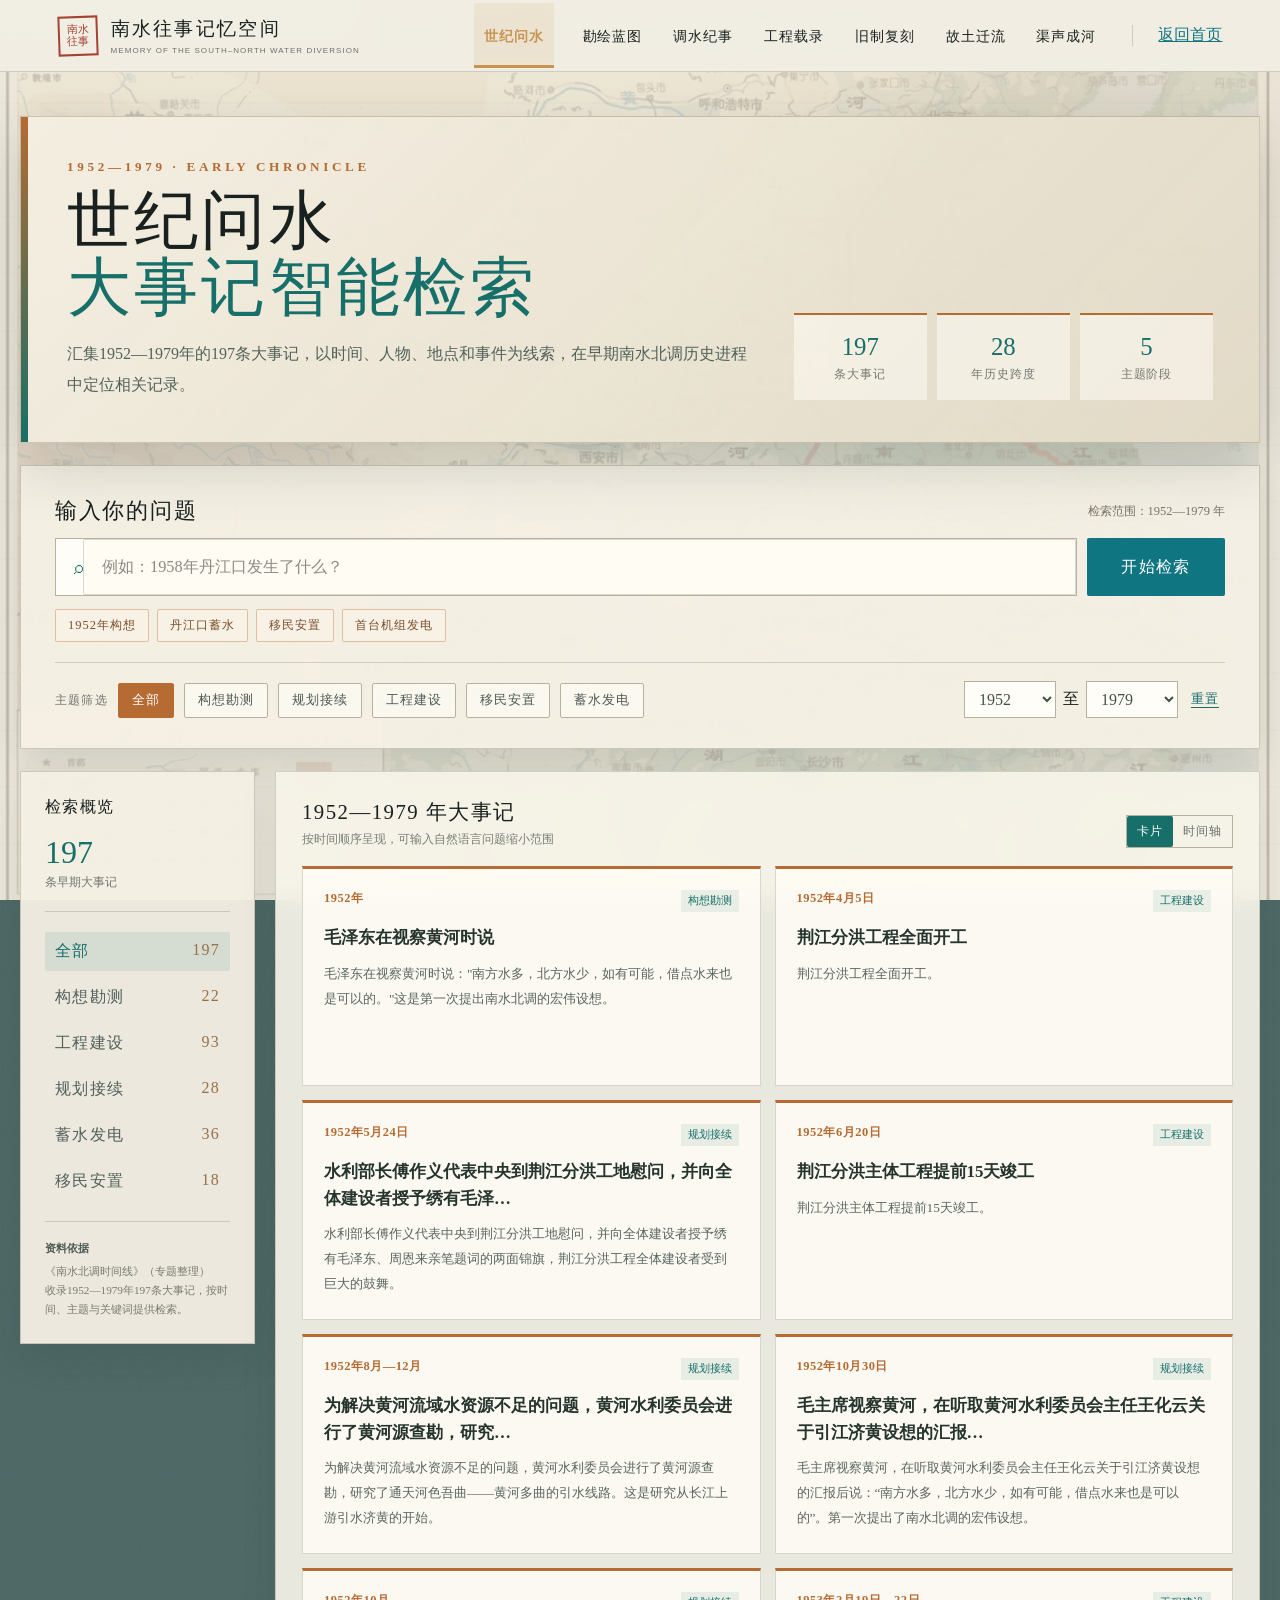
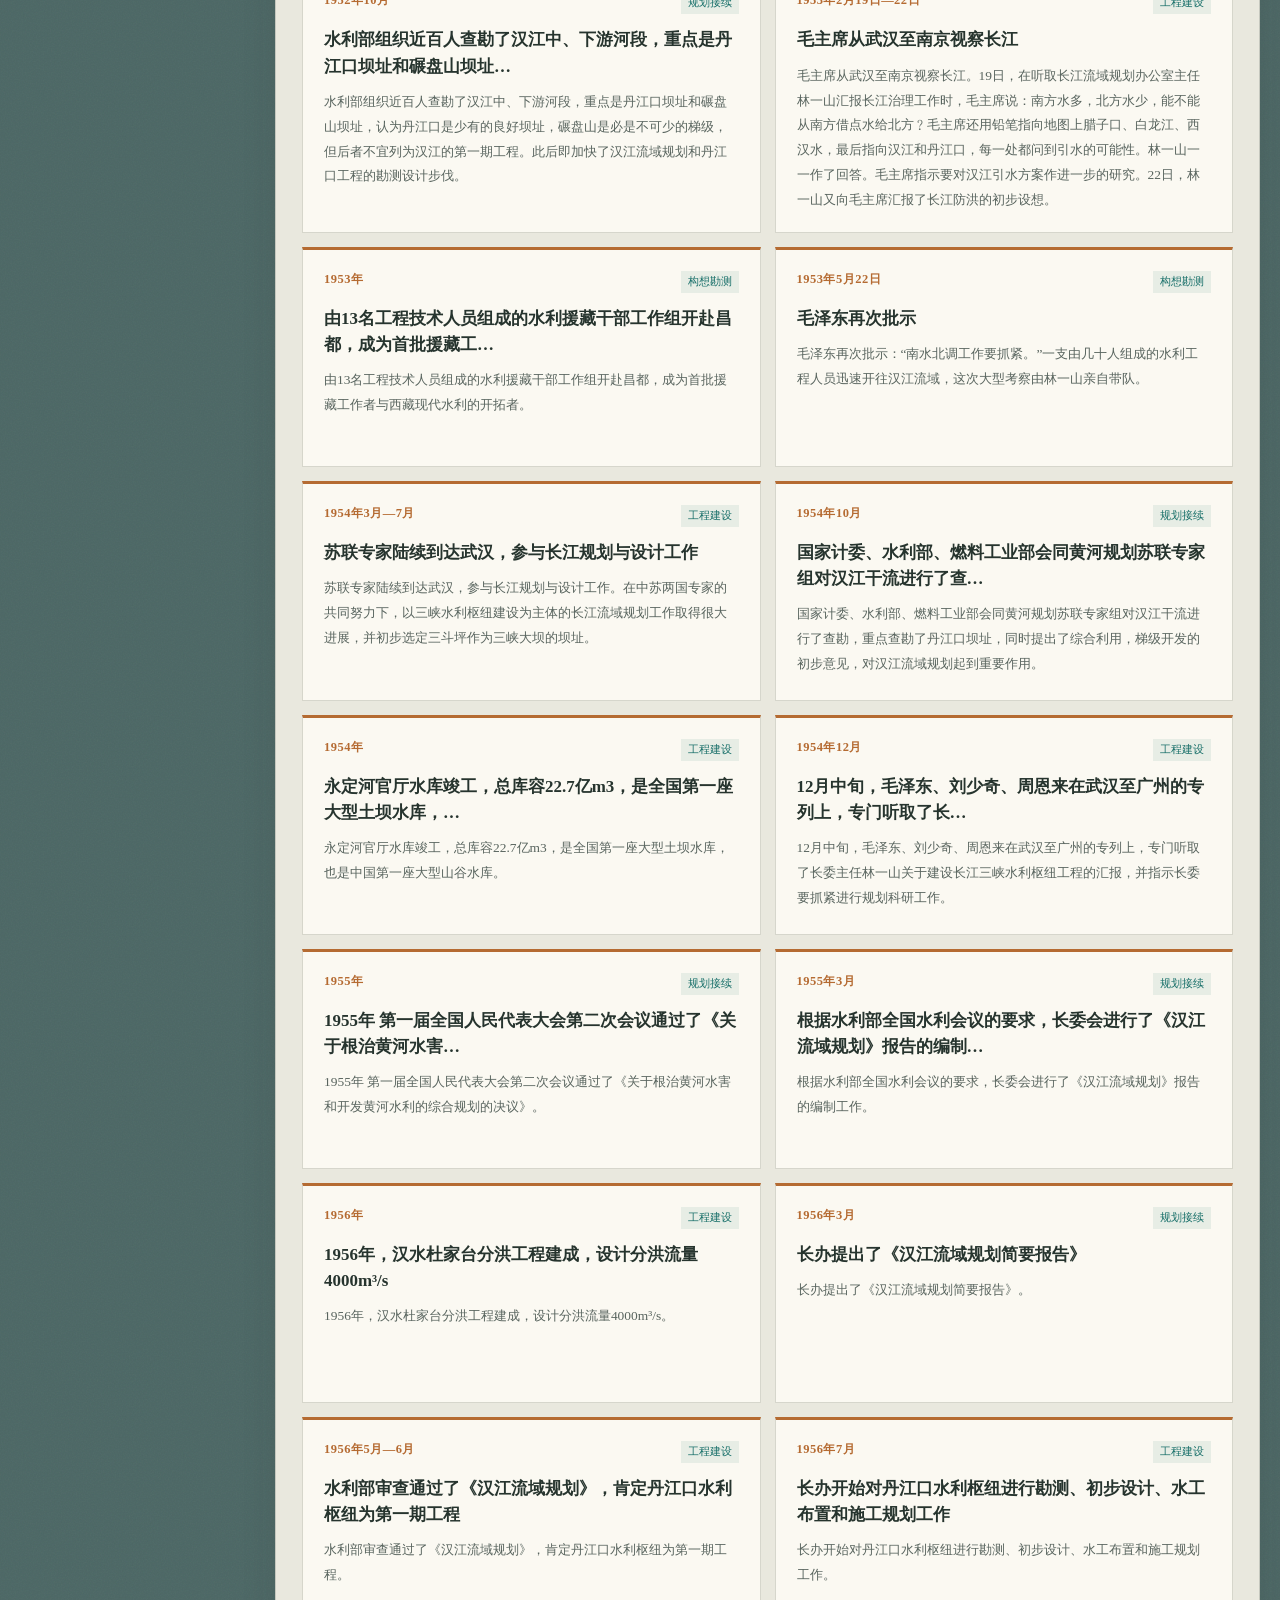
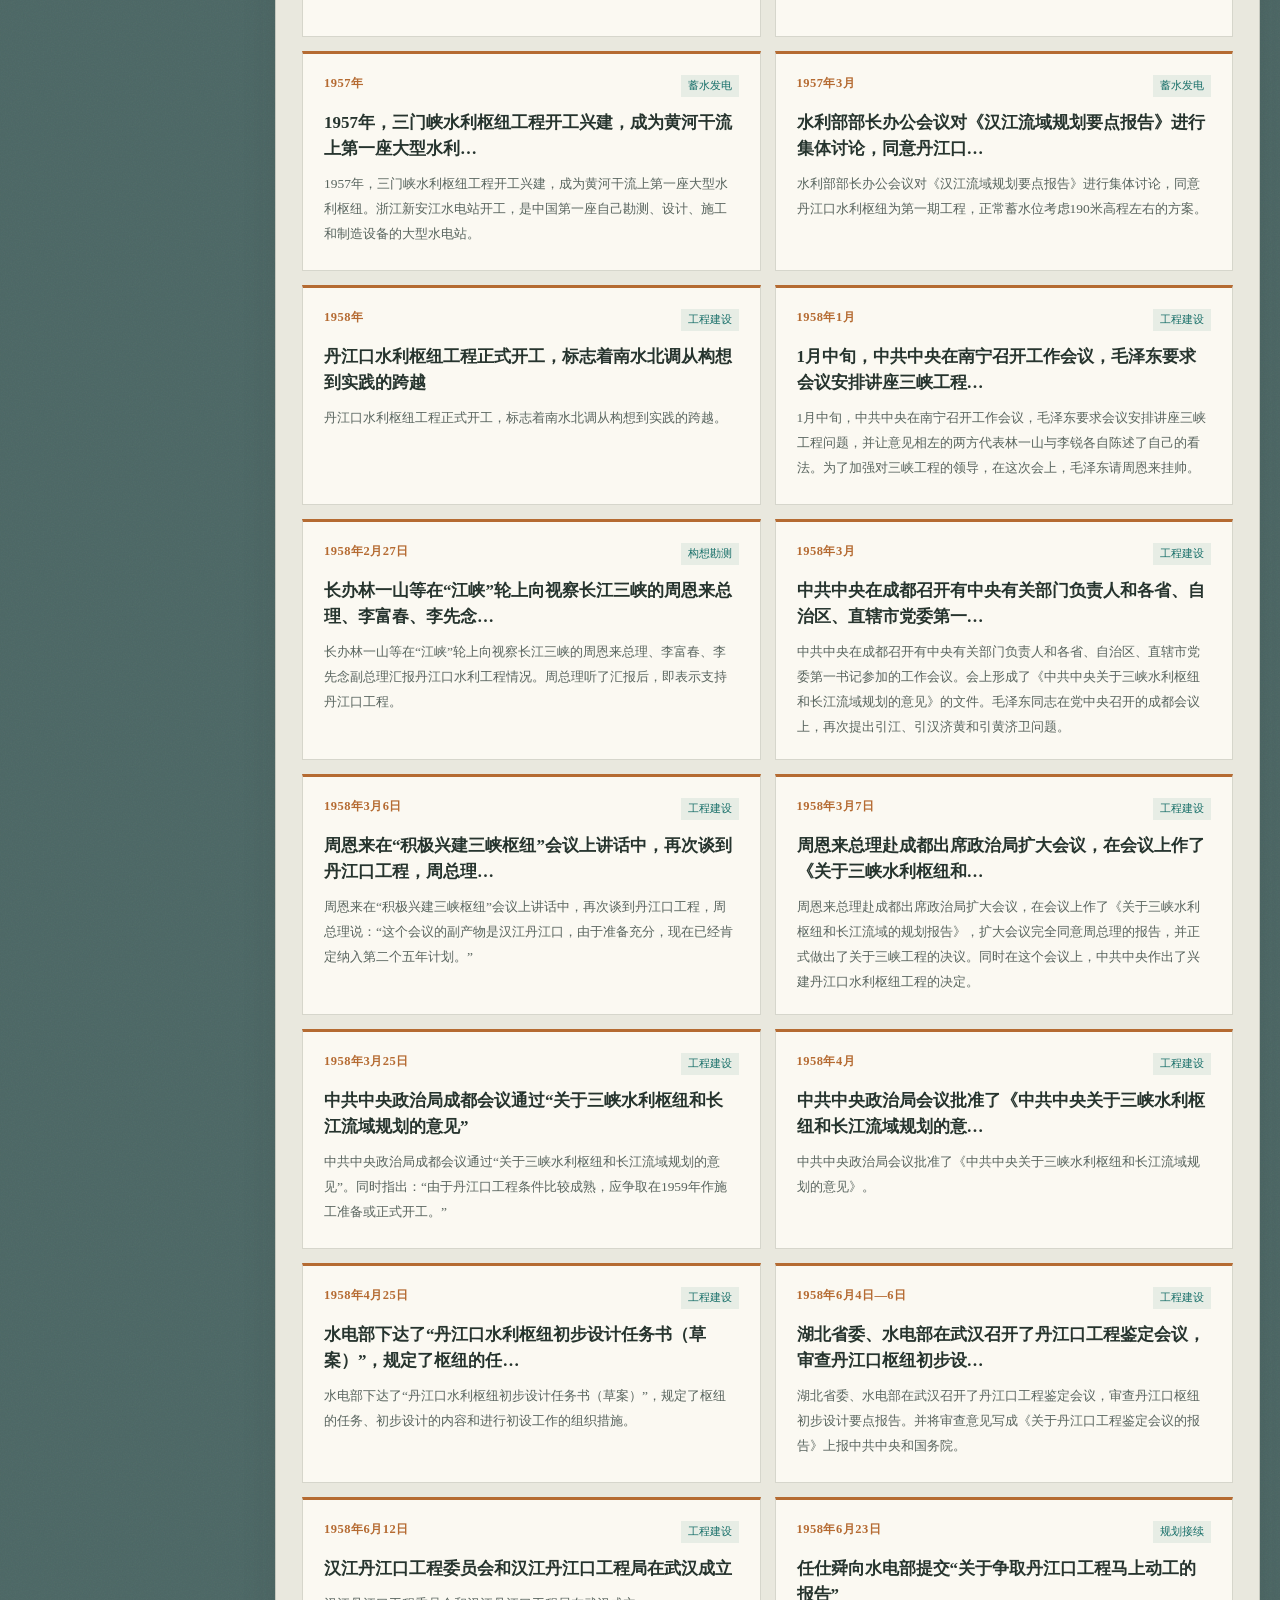
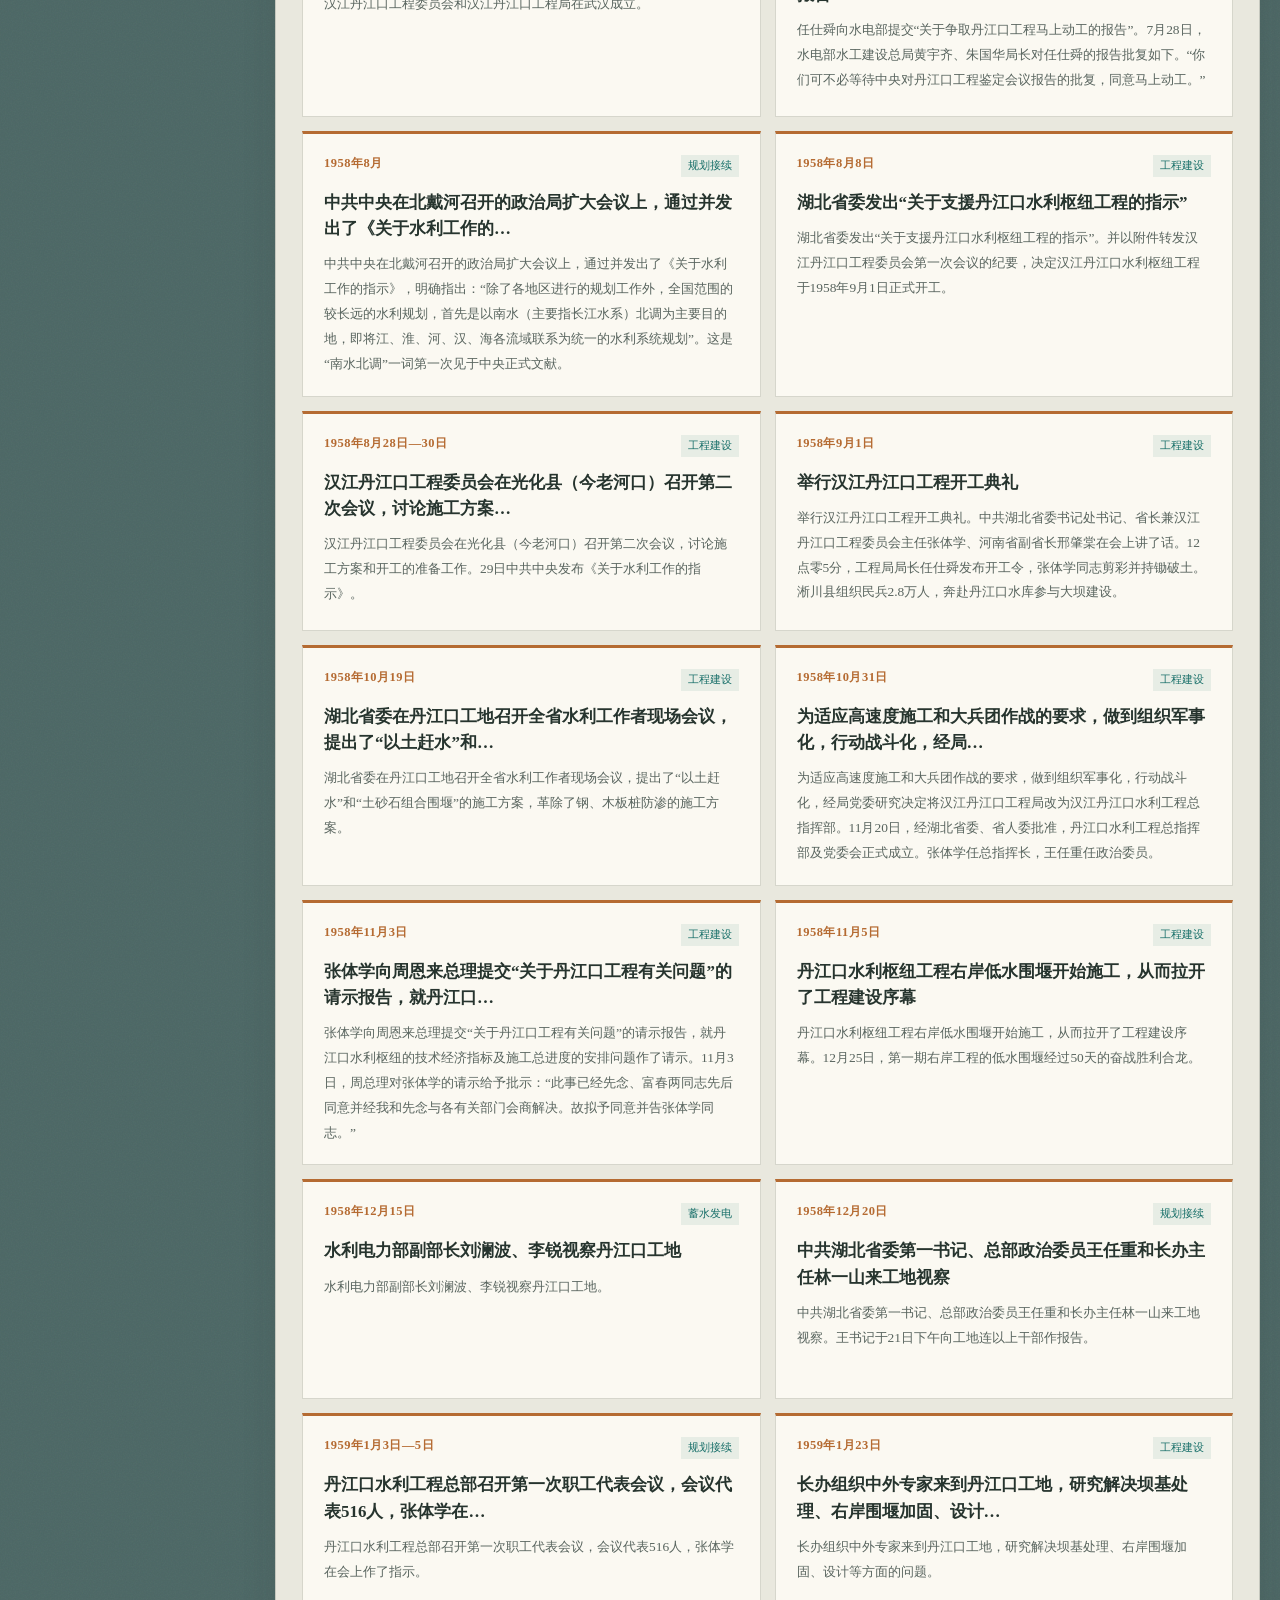
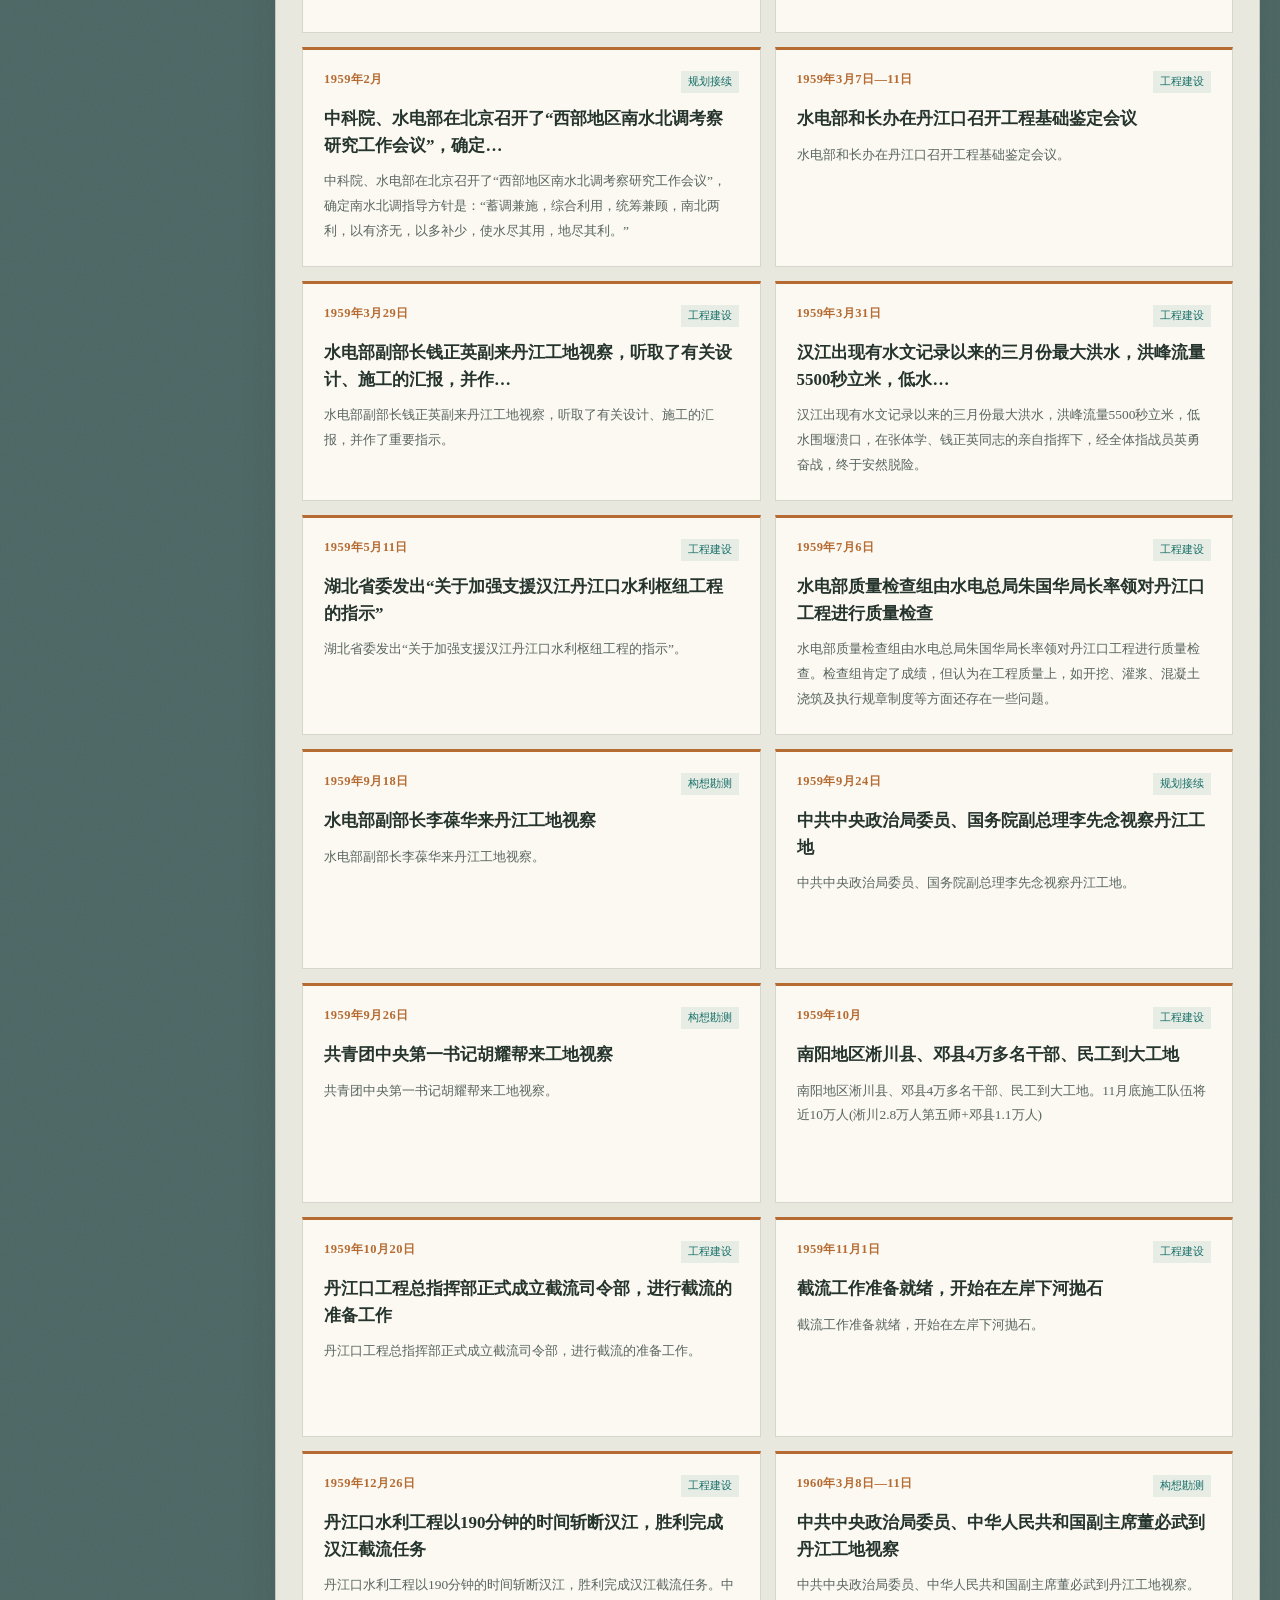
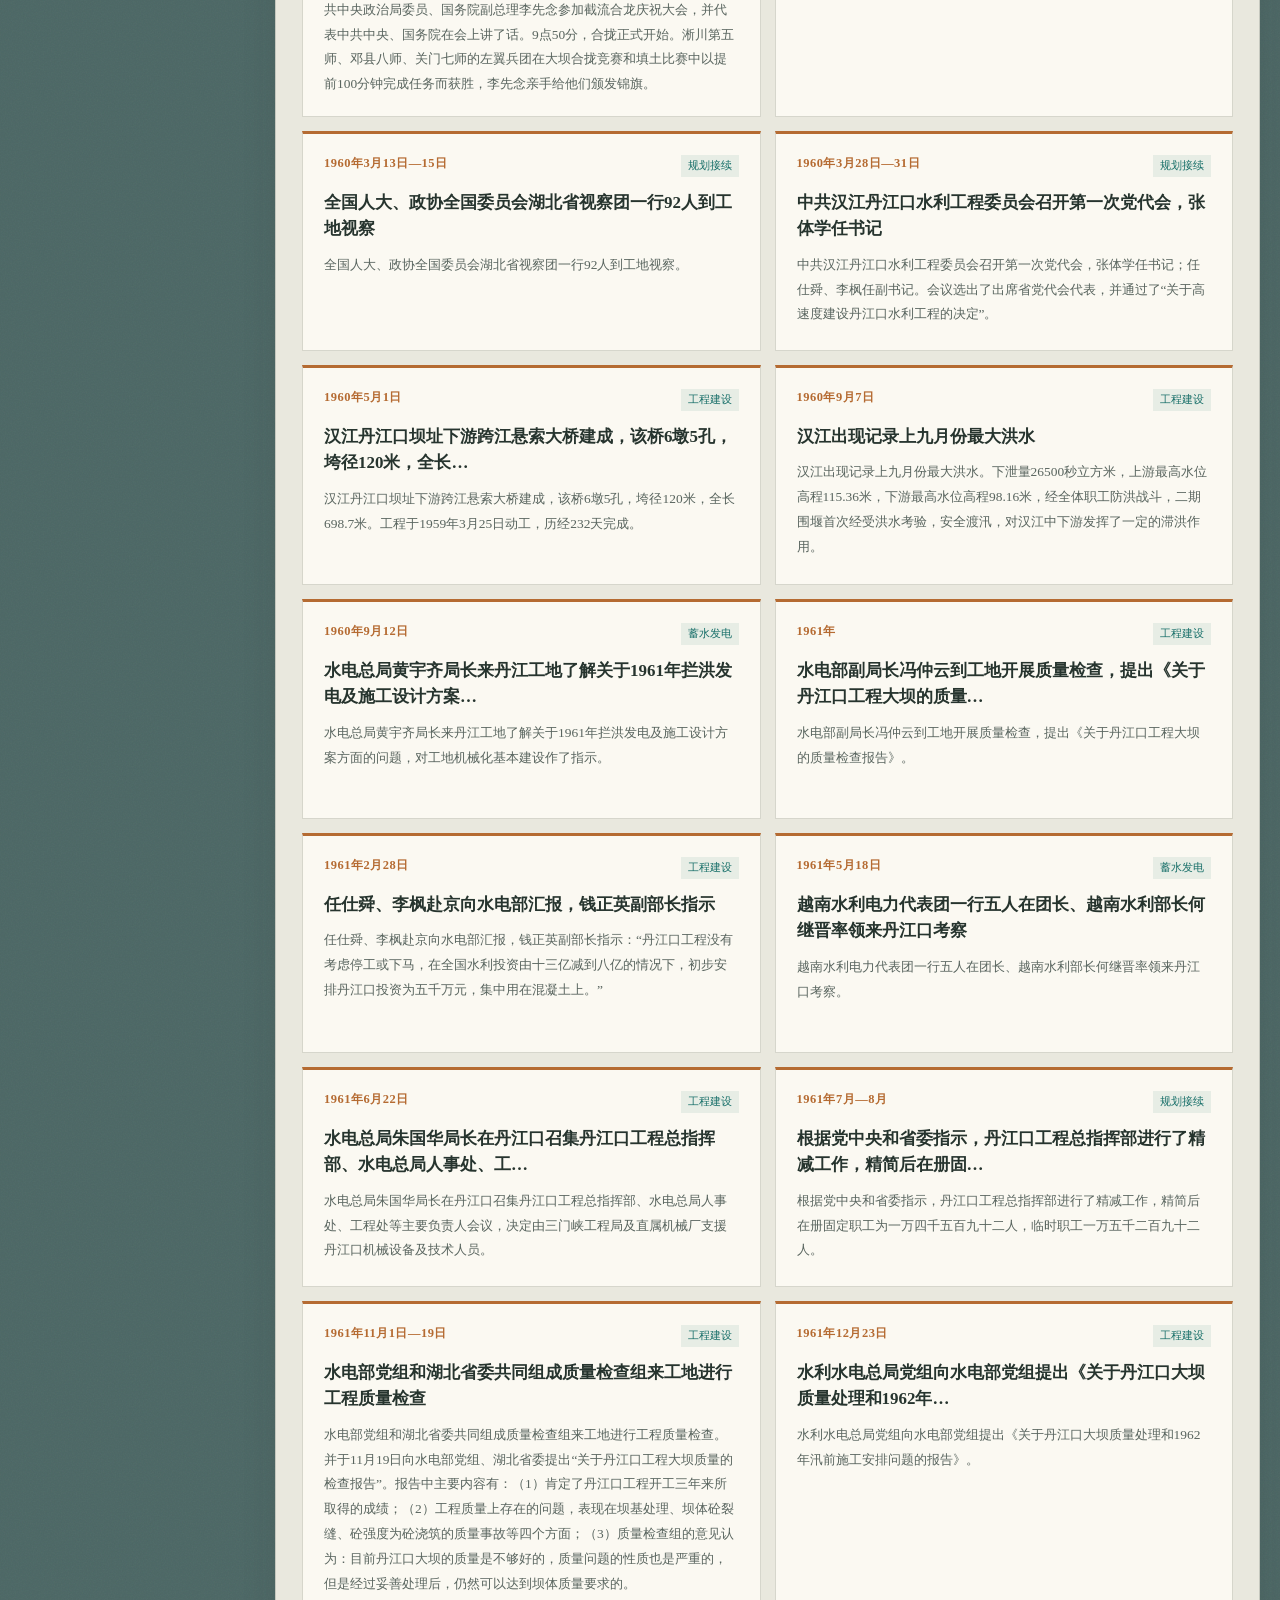
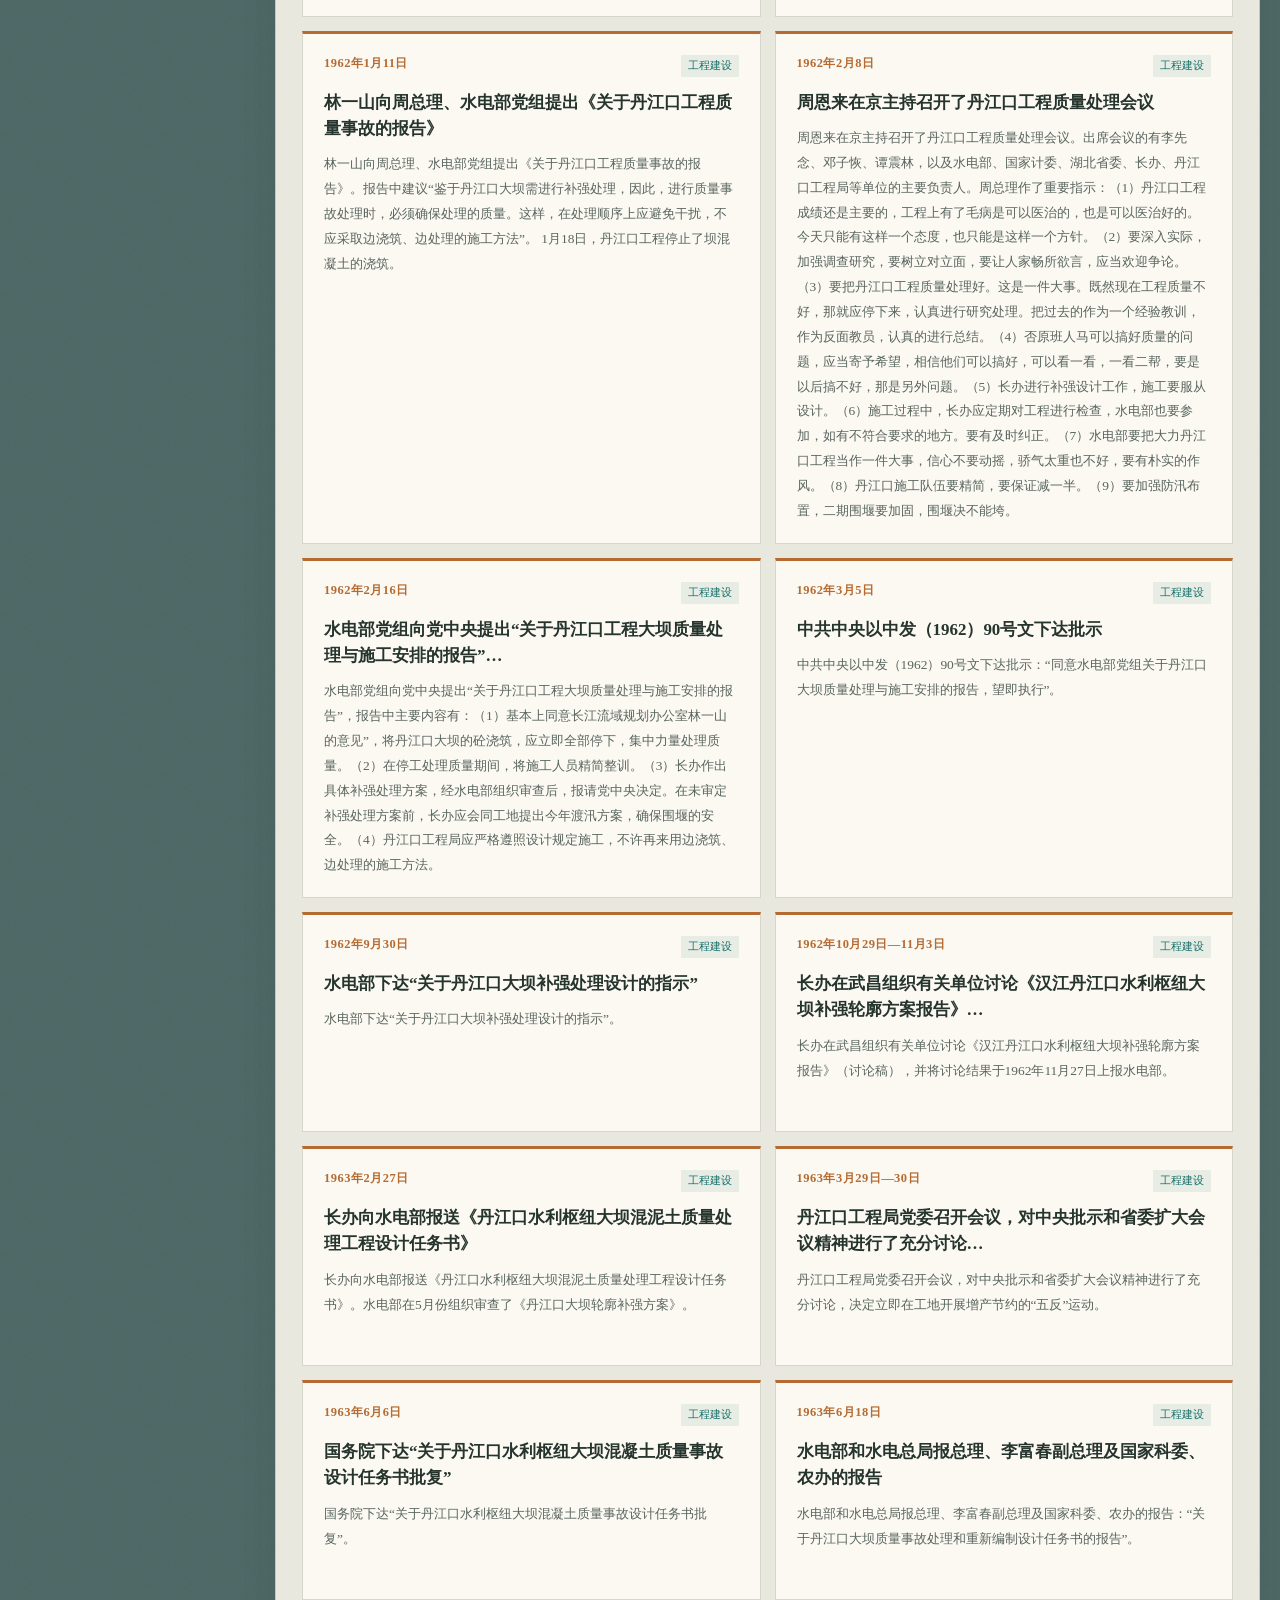
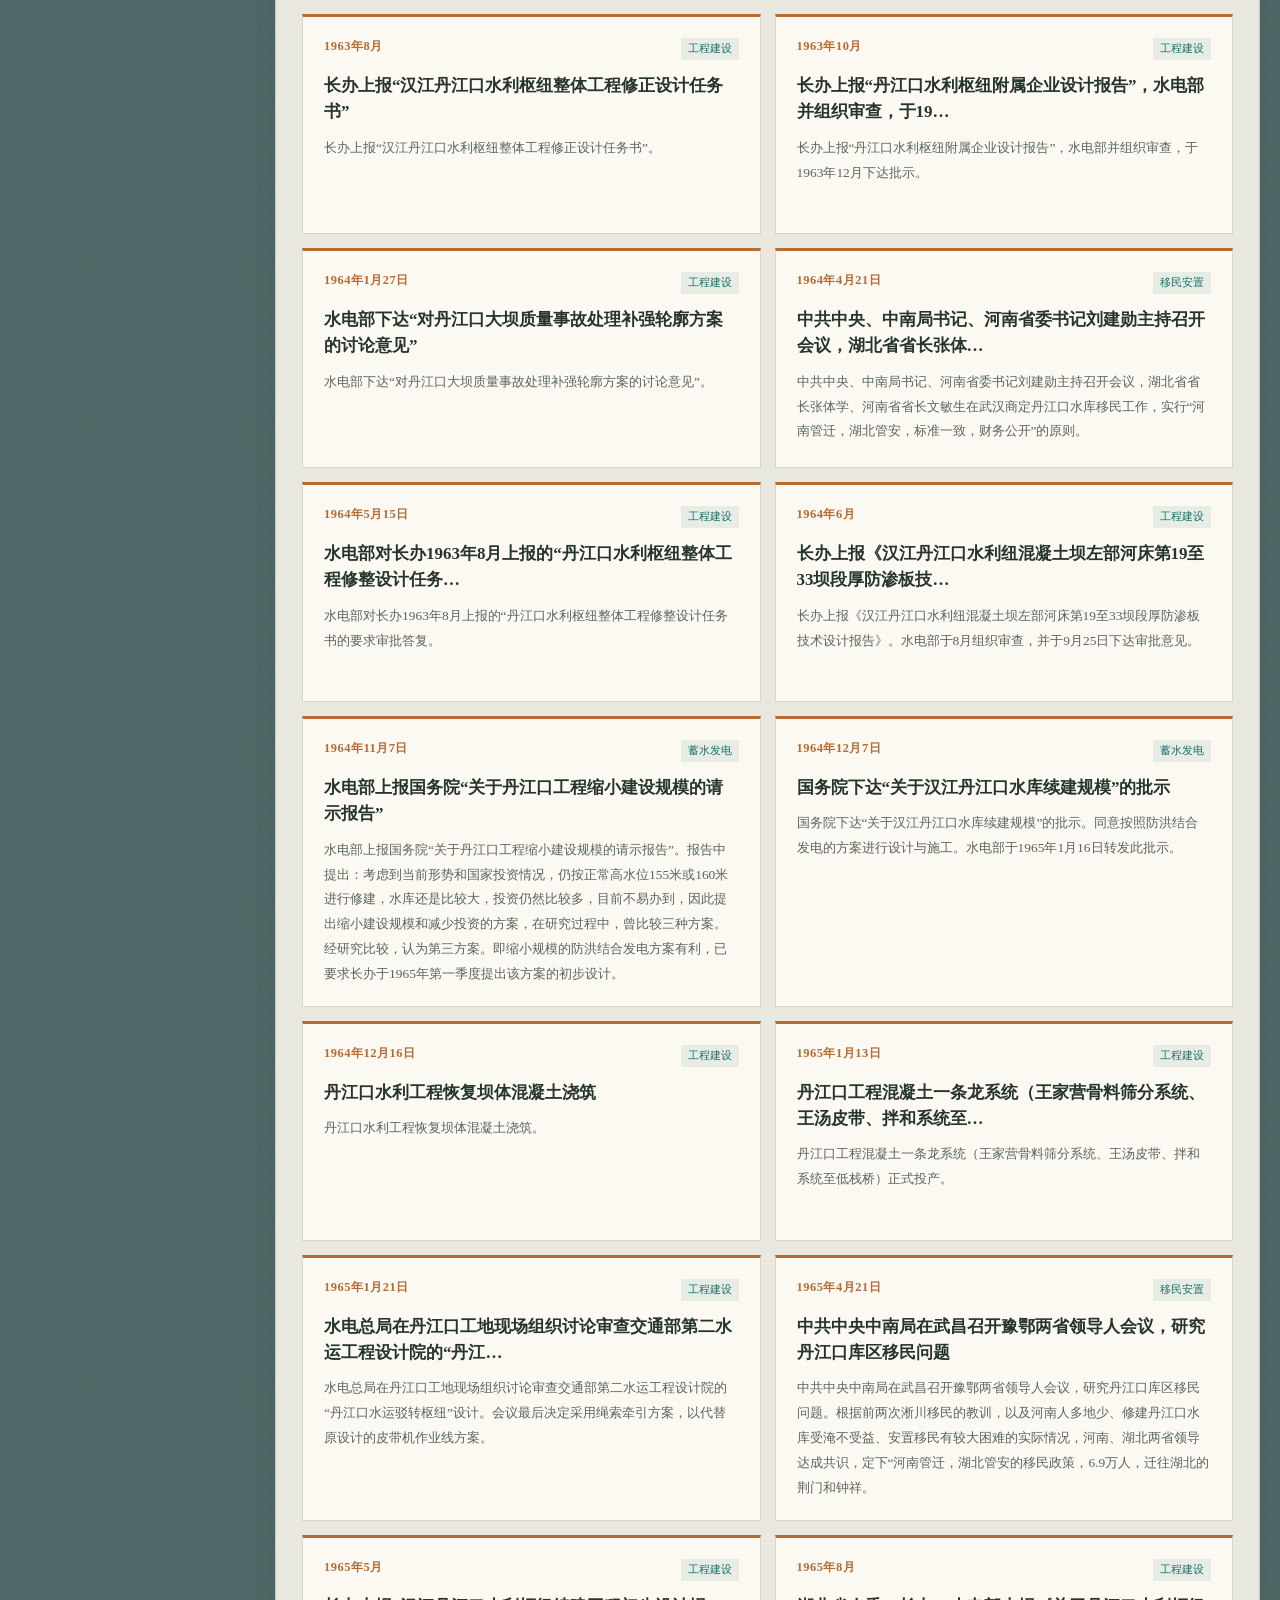
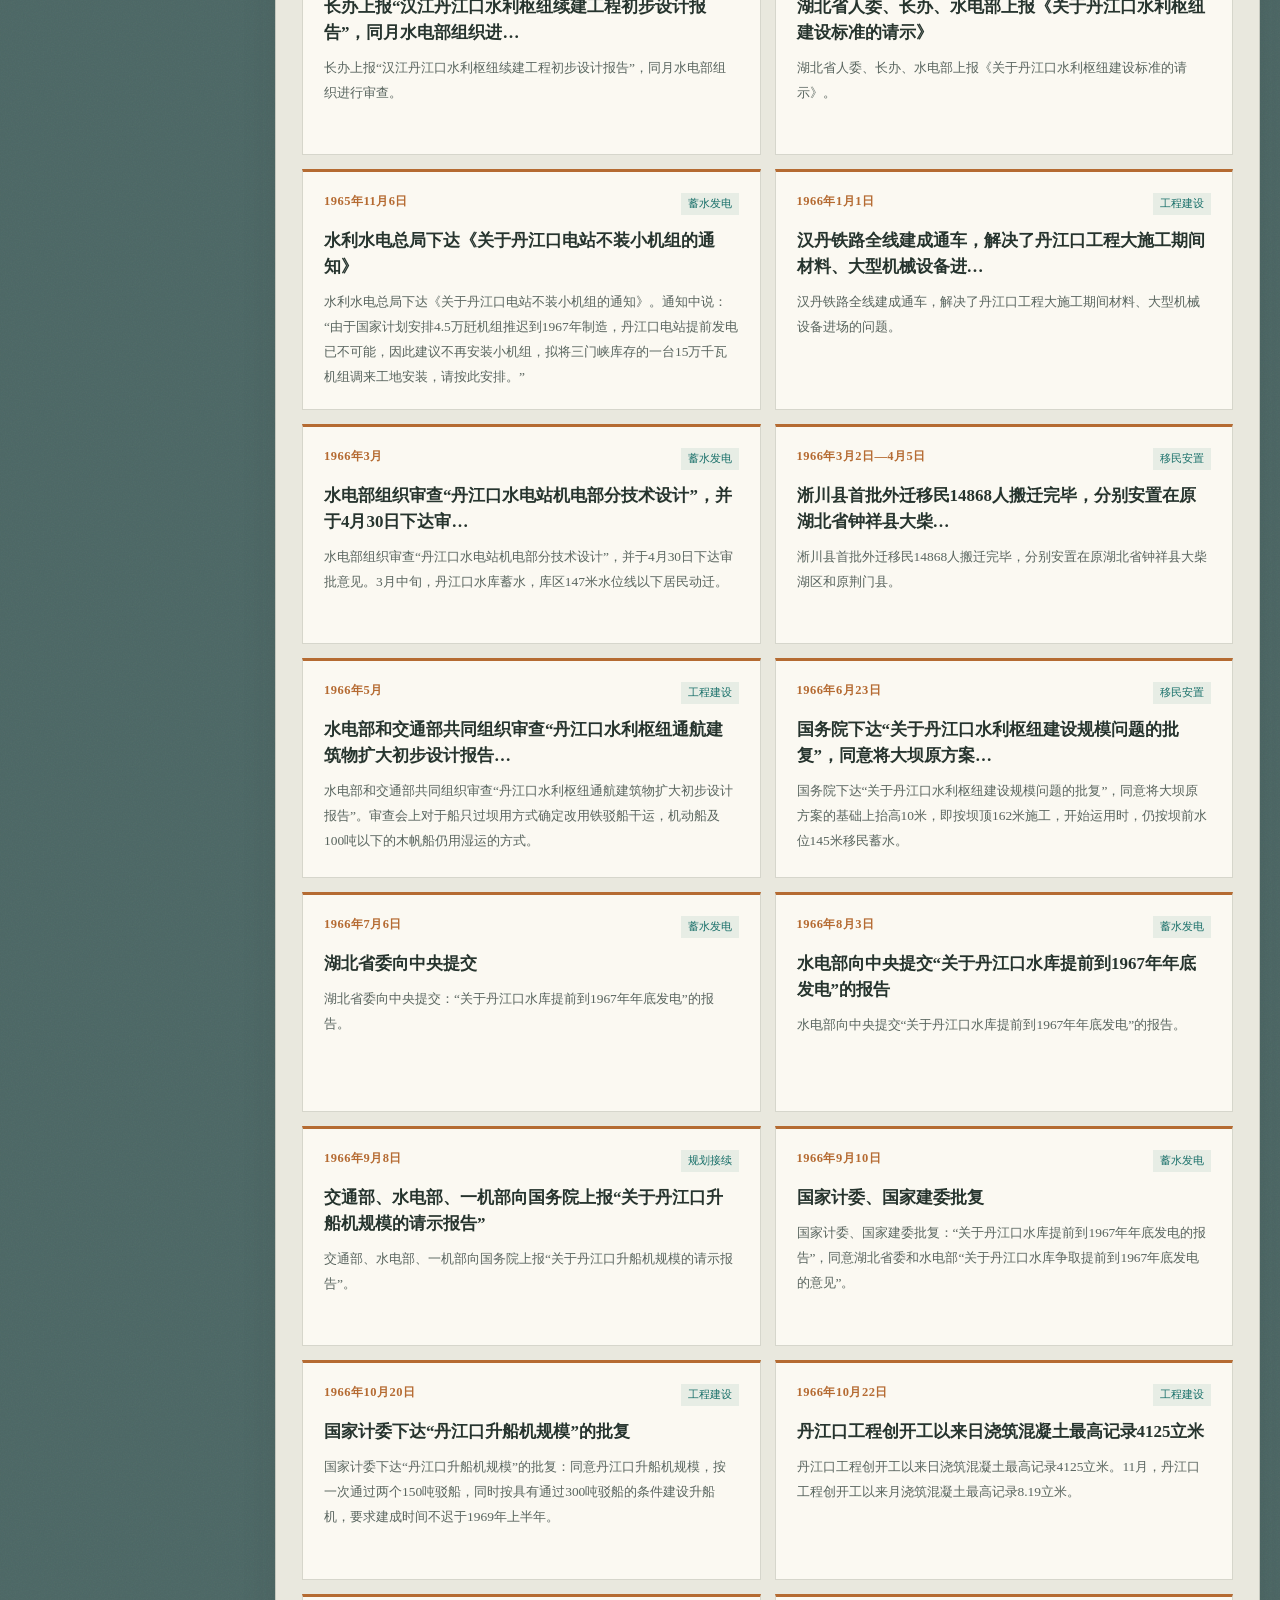
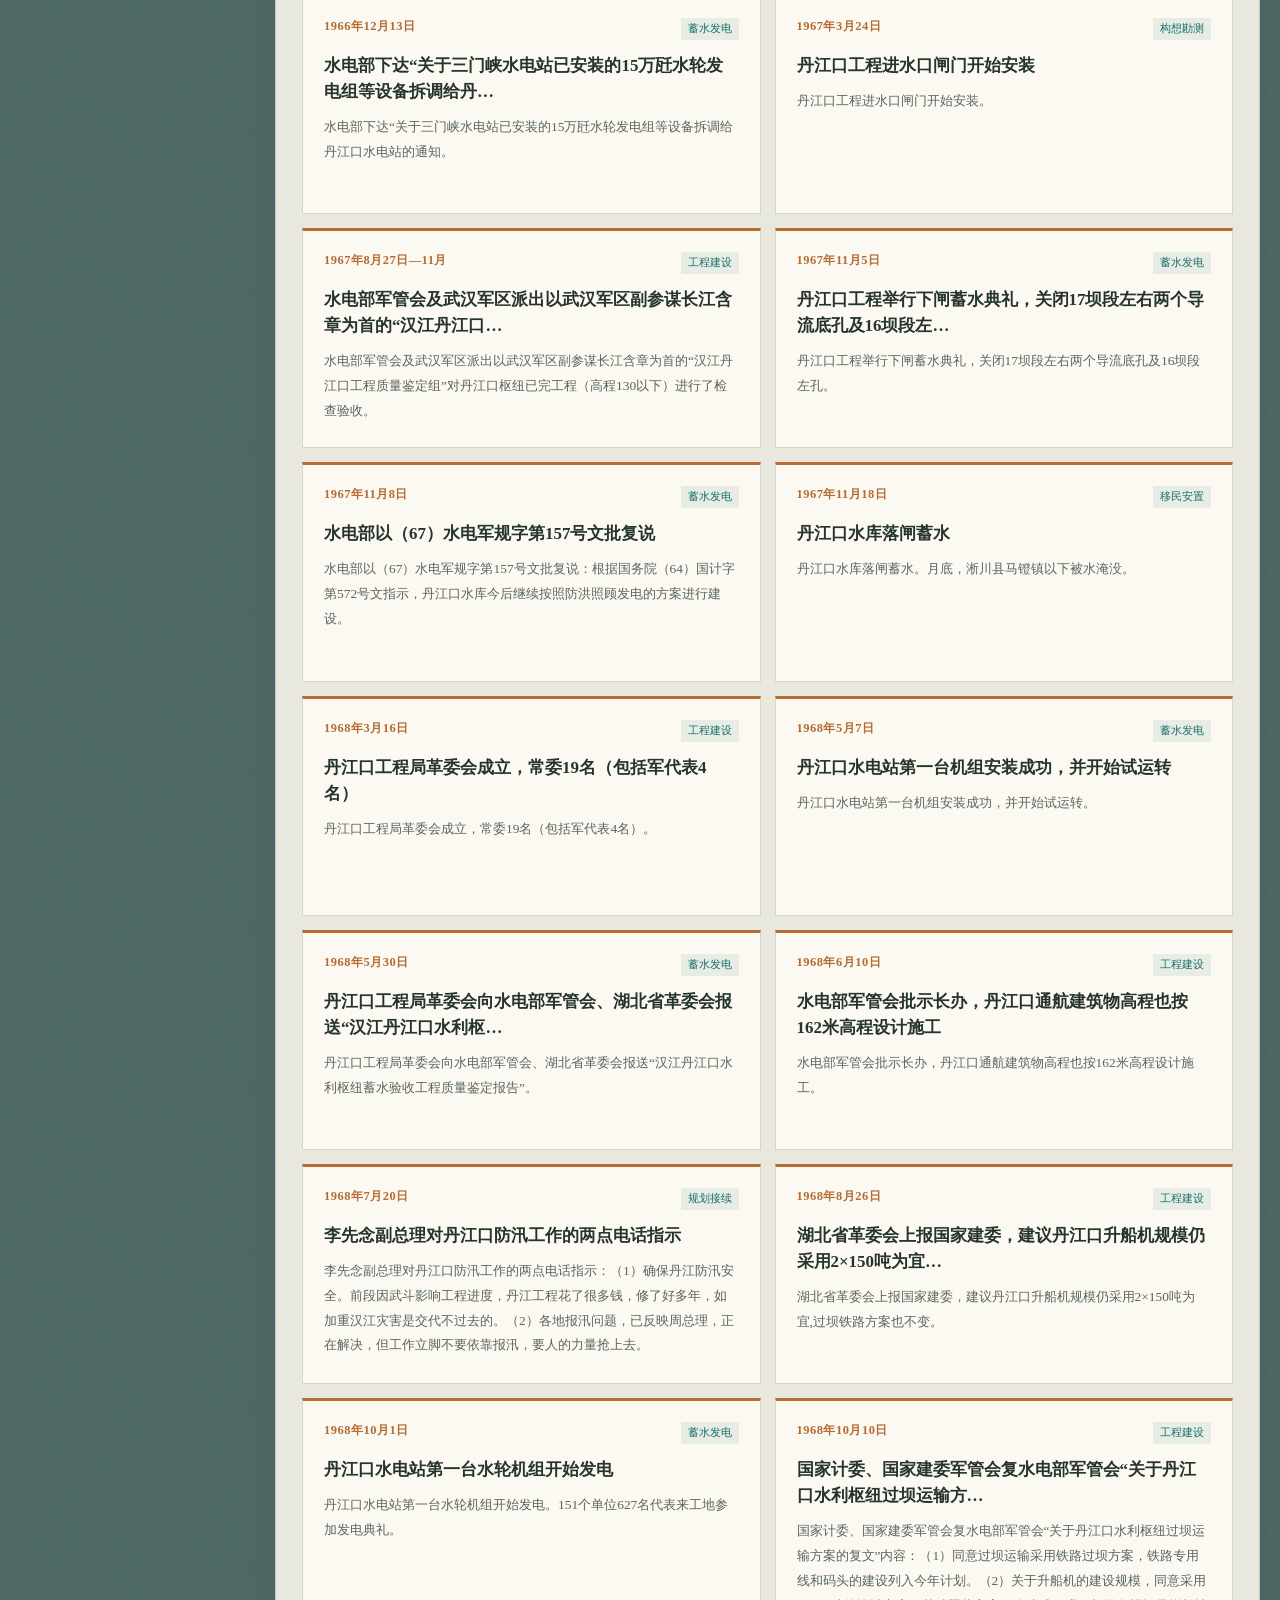
<file: qa.html>
<!DOCTYPE html>
<html lang="zh-CN">
<head>
  <meta charset="UTF-8">
  <meta name="viewport" content="width=device-width,initial-scale=1">
  <title>世纪问水 · 大事记智能检索｜南水往事记忆空间</title>
  <link rel="stylesheet" href="archive-theme.css?v=20260731-2">
  <link rel="stylesheet" href="section-backgrounds.css?v=20260807-4">
  <style>
    :root{--paper:#f2ecde;--paper-2:#e7deca;--ink:#20302b;--muted:#65716b;--teal:#176f69;--teal-2:#2d8880;--orange:#b56b32;--line:rgba(64,83,75,.22)}
    *{box-sizing:border-box}html{scroll-behavior:smooth}body{margin:0;background:#d9d2c1;color:var(--ink);font-family:"Noto Sans SC","Microsoft YaHei",sans-serif}
    button,input,select{font:inherit}.bg-layer{position:fixed;inset:0;z-index:-2;overflow:hidden}.bg-img{width:100%;height:100%;object-fit:cover}.bg-overlay{position:absolute;inset:0}.water-ripple{position:absolute;inset:0;pointer-events:none}
    body.theme-qa .bg-img{filter:grayscale(.22) sepia(.08) brightness(.86) contrast(.98) saturate(.78)!important}
    body.theme-qa .bg-overlay{background:linear-gradient(105deg,rgba(238,231,215,.88),rgba(226,219,201,.72) 55%,rgba(31,76,70,.34))!important}
    body.theme-qa .water-ripple{opacity:.38!important;background:repeating-linear-gradient(0deg,transparent 0 55px,rgba(66,101,91,.07) 56px,transparent 57px),radial-gradient(circle at 82% 16%,rgba(181,107,50,.2),transparent 32%)!important}
    .qa-main{position:relative;z-index:1;width:min(1240px,calc(100% - 40px));margin:0 auto;padding:44px 0 72px}
    .qa-hero{display:grid;grid-template-columns:minmax(0,1.25fr) minmax(260px,.75fr);gap:28px;align-items:end;padding:42px 46px;background:linear-gradient(135deg,rgba(244,239,226,.97),rgba(226,218,198,.94));border:1px solid rgba(104,87,59,.28);box-shadow:0 22px 55px rgba(30,45,39,.18);position:relative;overflow:hidden}
    .qa-hero:before{content:"";position:absolute;left:0;top:0;width:7px;height:100%;background:linear-gradient(var(--orange),var(--teal))}.eyebrow{margin:0 0 12px;color:var(--orange);font-weight:700;letter-spacing:.28em;font-size:.82rem}.qa-hero h1{margin:0;font-family:"STSong","SimSun",serif;font-size:clamp(2.35rem,5vw,4.6rem);font-weight:500;line-height:1.05;letter-spacing:.05em}.qa-hero h1 span{color:var(--teal)}.hero-intro{max-width:680px;margin:18px 0 0;color:#52615a;font-size:1rem;line-height:1.9}.hero-stats{display:grid;grid-template-columns:repeat(3,1fr);gap:10px}.hero-stat{padding:18px 10px;text-align:center;border-top:2px solid var(--orange);background:rgba(255,252,244,.55)}.hero-stat b{display:block;color:var(--teal);font:500 1.55rem/1.1 Georgia,serif}.hero-stat span{display:block;margin-top:7px;color:#727970;font-size:.72rem;letter-spacing:.08em}
    .search-stage{margin-top:22px;padding:30px 34px;background:rgba(245,240,228,.96);border:1px solid rgba(92,91,72,.28);box-shadow:0 16px 40px rgba(28,45,39,.14)}.search-label{display:flex;justify-content:space-between;align-items:center;gap:15px;margin-bottom:12px}.search-label h2{margin:0;font:500 1.35rem/1.4 "STSong","SimSun",serif;letter-spacing:.08em}.scope-note{color:#7a7468;font-size:.78rem}.search-row{display:grid;grid-template-columns:1fr auto;gap:10px}.search-shell{display:flex;align-items:center;background:#fffdf7;border:1.5px solid #b9b09e;transition:.2s}.search-shell:focus-within{border-color:var(--teal);box-shadow:0 0 0 3px rgba(23,111,105,.12)}.search-icon{padding-left:18px;color:var(--teal);font-size:1.15rem}.search-input{width:100%;padding:17px 18px;border:0;outline:0;background:transparent;color:var(--ink);font-size:1.02rem}.search-input::placeholder{color:#99988e}.search-btn{min-width:138px;padding:0 24px;border:0;background:var(--teal);color:#fff;cursor:pointer;letter-spacing:.12em;transition:.2s}.search-btn:hover{background:#105c57;transform:translateY(-1px)}
    .query-examples{display:flex;flex-wrap:wrap;gap:8px;margin-top:13px}.query-chip{border:1px solid rgba(181,107,50,.38);background:#f8f1e5;color:#7b4e2c;padding:7px 12px;cursor:pointer;font-size:.78rem}.query-chip:hover{background:#efe0c8}.advanced{display:grid;grid-template-columns:1fr auto;gap:14px;align-items:end;margin-top:20px;padding-top:18px;border-top:1px solid var(--line)}.filter-group{display:flex;gap:10px;flex-wrap:wrap;align-items:center}.filter-title{color:#6b726c;font-size:.76rem;letter-spacing:.1em}.filter-btn{border:1px solid #b7b19f;background:rgba(255,253,247,.58);color:#4c5953;padding:8px 13px;cursor:pointer;font-size:.8rem}.filter-btn.active{border-color:var(--orange);background:var(--orange);color:#fff}.year-range{display:flex;gap:7px;align-items:center}.year-range select{padding:8px 28px 8px 10px;border:1px solid #b7b19f;background:#fffdf7;color:#42504a}.clear-btn{border:0;background:none;color:var(--teal);cursor:pointer;text-decoration:underline;text-underline-offset:4px;font-size:.8rem}
    .answer-panel{display:none;margin-top:22px;background:linear-gradient(130deg,rgba(28,73,68,.97),rgba(20,54,51,.97));color:#f3eddf;border:1px solid rgba(190,147,86,.55);box-shadow:0 20px 46px rgba(18,38,34,.25)}.answer-panel.show{display:grid;grid-template-columns:170px 1fr}.answer-meta{padding:28px 24px;border-right:1px solid rgba(239,230,209,.16);background:rgba(0,0,0,.08)}.answer-meta .answer-kicker{color:#d5a568;font-size:.73rem;letter-spacing:.2em}.answer-confidence{margin-top:20px}.answer-confidence b{display:block;color:#fff;font:500 2.2rem Georgia,serif}.answer-confidence span{font-size:.72rem;color:#adc5bf}.answer-body{padding:28px 32px}.answer-body h2{margin:0 0 13px;color:#efc486;font:500 1.35rem/1.5 "STSong","SimSun",serif}.answer-body p{margin:0;color:#eff0e7;line-height:1.95;font-size:.96rem}.answer-evidence{display:flex;flex-wrap:wrap;gap:7px;margin-top:17px}.evidence-chip{padding:5px 9px;border:1px solid rgba(239,196,134,.42);color:#e8d0aa;font-size:.72rem}.answer-note{margin-top:13px!important;color:#aebeb8!important;font-size:.72rem!important}
    .results-layout{display:grid;grid-template-columns:235px minmax(0,1fr);gap:20px;margin-top:22px}.facets,.results-section{background:rgba(245,240,228,.95);border:1px solid rgba(92,91,72,.26);box-shadow:0 14px 36px rgba(28,45,39,.11)}.facets{padding:24px;height:max-content;position:sticky;top:110px}.facets h3{margin:0 0 16px;font:500 1.03rem "STSong","SimSun",serif;letter-spacing:.08em}.facet-summary{margin-bottom:20px;padding-bottom:17px;border-bottom:1px solid var(--line);color:#707870;font-size:.78rem;line-height:1.8}.facet-summary strong{display:block;color:var(--teal);font:500 2rem Georgia,serif}.facet-list{display:grid;gap:7px}.facet-item{display:flex;justify-content:space-between;gap:8px;width:100%;padding:9px 10px;border:0;background:transparent;color:#52605a;cursor:pointer;text-align:left}.facet-item:hover,.facet-item.active{background:rgba(23,111,105,.1);color:var(--teal)}.facet-count{color:#967049}.source-box{margin-top:20px;padding-top:17px;border-top:1px solid var(--line);color:#7a7b70;font-size:.7rem;line-height:1.7}.source-box b{display:block;color:#4c5953;margin-bottom:4px}
    .results-section{padding:26px}.results-head{display:flex;justify-content:space-between;align-items:end;gap:16px;margin-bottom:18px}.results-head h2{margin:0;font:500 1.3rem "STSong","SimSun",serif;letter-spacing:.07em}.results-head p{margin:5px 0 0;color:#767d76;font-size:.76rem}.view-toggle{display:flex;border:1px solid #b7b19f}.view-toggle button{border:0;background:transparent;color:#65716b;padding:7px 10px;cursor:pointer;font-size:.75rem}.view-toggle button.active{background:var(--teal);color:#fff}.event-list{display:grid;grid-template-columns:repeat(2,minmax(0,1fr));gap:14px}.event-card{position:relative;padding:21px 21px 19px;background:rgba(255,253,247,.82);border:1px solid rgba(99,103,87,.24);border-top:3px solid var(--orange);min-height:220px;transition:.2s}.event-card:hover{transform:translateY(-3px);box-shadow:0 14px 28px rgba(40,52,46,.13);border-color:rgba(23,111,105,.4)}.event-card.best{border-top-color:var(--teal);background:#fffdf7}.event-top{display:flex;justify-content:space-between;gap:12px;align-items:flex-start}.event-date{color:var(--orange);font-weight:700;font-size:.78rem;letter-spacing:.04em}.event-cat{padding:4px 7px;background:rgba(23,111,105,.09);color:var(--teal);font-size:.68rem}.event-card h3{margin:13px 0 10px;color:#26342e;font:600 1.06rem/1.55 "STSong","SimSun",serif}.event-card p{margin:0;color:#59655f;font-size:.84rem;line-height:1.85}.match-reasons{display:flex;gap:5px;flex-wrap:wrap;margin-top:14px}.match-reason{padding:3px 7px;background:#eee4d2;color:#79502f;font-size:.65rem}.empty{grid-column:1/-1;padding:70px 20px;text-align:center;color:#747b74}.empty b{display:block;color:var(--teal);font:500 1.45rem "STSong","SimSun",serif;margin-bottom:10px}.event-list.timeline-view{grid-template-columns:1fr;padding-left:26px;position:relative}.event-list.timeline-view:before{content:"";position:absolute;left:8px;top:8px;bottom:8px;width:2px;background:linear-gradient(var(--orange),var(--teal))}.event-list.timeline-view .event-card{min-height:auto}.event-list.timeline-view .event-card:before{content:"";position:absolute;left:-25px;top:25px;width:10px;height:10px;border:3px solid var(--paper);border-radius:50%;background:var(--orange)}mark{background:#f1d3a8;color:#5d391e;padding:0 2px}
    @media(max-width:900px){.qa-hero{grid-template-columns:1fr;padding:34px 28px}.hero-stats{max-width:480px}.results-layout{grid-template-columns:1fr}.facets{position:static}.facet-list{grid-template-columns:repeat(3,1fr)}.answer-panel.show{grid-template-columns:1fr}.answer-meta{border-right:0;border-bottom:1px solid rgba(239,230,209,.16);display:flex;justify-content:space-between;align-items:center}.answer-confidence{margin:0}.event-list{grid-template-columns:1fr}}
    @media(max-width:620px){.qa-main{width:min(100% - 22px,1240px);padding-top:22px}.qa-hero,.search-stage,.results-section{padding:24px 18px}.qa-hero h1{font-size:2.35rem}.search-row{grid-template-columns:1fr}.search-btn{height:50px}.advanced{grid-template-columns:1fr}.filter-group{gap:7px}.answer-body{padding:23px 19px}.facets{padding:19px}.facet-list{grid-template-columns:repeat(2,1fr)}.results-head{align-items:flex-start}.hero-stats{grid-template-columns:1fr}.hero-stat{display:flex;justify-content:center;gap:10px;align-items:center;padding:10px}.hero-stat span{margin:0}}
  </style>
</head>
<body class="theme-qa">
  <div class="bg-layer"><img class="bg-img" src="assets/map-overall.jpg" alt="南水北调工程档案地图"><div class="bg-overlay"></div><div class="water-ripple"></div></div>
  <main class="qa-main">
    <section class="qa-hero">
      <div><p class="eyebrow">1952—1979 · EARLY CHRONICLE</p><h1>世纪问水<br><span>大事记智能检索</span></h1><p class="hero-intro">汇集1952—1979年的197条大事记，以时间、人物、地点和事件为线索，在早期南水北调历史进程中定位相关记录。</p></div>
      <div class="hero-stats"><div class="hero-stat"><b id="eventTotal">197</b><span>条大事记</span></div><div class="hero-stat"><b>28</b><span>年历史跨度</span></div><div class="hero-stat"><b id="categoryTotal">5</b><span>主题阶段</span></div></div>
    </section>
    <section class="search-stage" aria-label="智能检索">
      <div class="search-label"><h2>输入你的问题</h2><span class="scope-note">检索范围：1952—1979 年</span></div>
      <div class="search-row"><div class="search-shell"><span class="search-icon">⌕</span><input id="searchInput" class="search-input" placeholder="例如：1958年丹江口发生了什么？" autocomplete="off"></div><button id="searchBtn" class="search-btn">开始检索</button></div>
      <div class="query-examples"><button class="query-chip" data-query="1952年南水北调构想">1952年构想</button><button class="query-chip" data-query="丹江口什么时候开始蓄水">丹江口蓄水</button><button class="query-chip" data-query="移民安置政策发生了什么变化">移民安置</button><button class="query-chip" data-query="第一台发电机组何时发电">首台机组发电</button></div>
      <div class="advanced"><div class="filter-group"><span class="filter-title">主题筛选</span><button class="filter-btn active" data-cat="全部">全部</button><button class="filter-btn" data-cat="构想勘测">构想勘测</button><button class="filter-btn" data-cat="规划接续">规划接续</button><button class="filter-btn" data-cat="工程建设">工程建设</button><button class="filter-btn" data-cat="移民安置">移民安置</button><button class="filter-btn" data-cat="蓄水发电">蓄水发电</button></div><div class="year-range"><select id="yearFrom" aria-label="起始年份"></select><span>至</span><select id="yearTo" aria-label="结束年份"></select><button id="clearBtn" class="clear-btn">重置</button></div></div>
    </section>
    <section id="answerPanel" class="answer-panel" aria-live="polite"><div class="answer-meta"><span class="answer-kicker">检索结论</span><div class="answer-confidence"><b id="confidence">—</b><span>匹配度</span></div></div><div class="answer-body"><h2 id="answerTitle"></h2><p id="answerText"></p><div id="answerEvidence" class="answer-evidence"></div><p class="answer-note">检索结果依据大事记条目匹配呈现，相关内容请结合下方关联条目阅读。</p></div></section>
    <div class="results-layout">
      <aside class="facets"><h3>检索概览</h3><div class="facet-summary"><strong id="resultCount">197</strong><span id="resultLabel">条早期大事记</span></div><div id="facetList" class="facet-list"></div><div class="source-box"><b>资料依据</b>《南水北调时间线》（专题整理）<br>收录1952—1979年197条大事记，按时间、主题与关键词提供检索。</div></aside>
      <section class="results-section"><div class="results-head"><div><h2 id="resultsTitle">1952—1979 年大事记</h2><p id="resultsSub">按时间顺序呈现，可输入自然语言问题缩小范围</p></div><div class="view-toggle"><button class="active" data-view="grid">卡片</button><button data-view="timeline">时间轴</button></div></div><div id="eventList" class="event-list"></div></section>
    </div>
  </main>
  <script src="qa-events.js?v=20260808-2"></script>
  <script>
  const aliases={"毛主席":"毛泽东","开建":"开工","修建":"建设","水电":"发电","水库蓄水":"下闸蓄水","搬家":"搬迁","搬走":"外迁","政策":"原则","什么时候":"","哪一年":"","哪天":"","发生了什么":"","做了什么":"","干了什么":"","有什么":"","为什么":"","为何":"","请问":"","请介绍":""};
  const stopWords=['的','了','是','在','与','和','及','何时','什么','怎么','为何','关于','相关','情况','进行'];
  const entityLex=['丹江口水利枢纽','丹江口水电站','陶岔引丹电灌站','南水北调规划办公室','汉丹铁路','三三〇工程','三三○工程','引江济黄','引汉济黄','南水北调','丹江口','白龙江','西汉水','大柴湖','汉江','黄河','长江','淅川','湖北','河南','武汉','毛泽东','王化云','林一山','周恩来','李先念','朱德','任仕舜','陈云','钱正英','张体学','华罗庚'];
  const termLex=['围堰','截流','蓄水','发电','机组','移民','搬迁','安置','开工','建成','完成','竣工','通车','投产','质量','裂缝','规划','勘测','坝址','水库','大坝','水利枢纽','铁路','通水','政策','原则','线路','渠道'];
  const genericTerms=new Set(['完成','建设','工程','进行','问题','情况','相关','线路']);
  let state={query:'',cat:'全部',from:1952,to:1979,view:'grid',facet:'全部'};
  const $=s=>document.querySelector(s), qsa=s=>[...document.querySelectorAll(s)];
  function normalize(q){let n=q.trim().toLowerCase().replace(/[？?，,。！!：:、]/g,' ');Object.entries(aliases).forEach(([a,b])=>n=n.split(a).join(b));return n.replace(/\s+/g,' ').trim()}
  function eventHay(e){return (e.date+' '+e.year+' '+e.cat+' '+e.title+' '+e.text).toLowerCase()}
  function inferredEntities(q){
    const compact=normalize(q).replace(/19\d{2}/g,'').replace(/\s+/g,'');
    const found=[];
    for(let len=Math.min(8,compact.length);len>=3;len--){
      for(let i=0;i<=compact.length-len;i++){
        const phrase=compact.slice(i,i+len);
        if(stopWords.some(w=>phrase===w)||genericTerms.has(phrase)||termLex.some(w=>phrase.includes(w))||/^(第一|第二|第三|第四|第五|第六|首台)/.test(phrase))continue;
        const df=events.reduce((count,e)=>count+(eventHay(e).includes(phrase)?1:0),0);
        if(df>0&&df<=8)found.push({phrase,df});
      }
    }
    return found.sort((a,b)=>b.phrase.length-a.phrase.length||a.df-b.df)
      .filter((x,i,all)=>!all.slice(0,i).some(y=>y.phrase.includes(x.phrase)))
      .slice(0,4).map(x=>x.phrase);
  }
  function entityTokens(q){
    const n=normalize(q);
    const found=[...entityLex.filter(w=>n.includes(w)),...inferredEntities(q)];
    return [...new Set(found)].sort((a,b)=>b.length-a.length)
      .filter((w,i,all)=>!all.slice(0,i).some(longer=>longer.includes(w)));
  }
  function tokens(q){
    const n=normalize(q),out=[];
    out.push(...(n.match(/19\d{2}/g)||[]),...entityTokens(q));
    termLex.forEach(w=>{if(n.includes(w))out.push(w)});
    n.split(/\s+/).filter(w=>w.length>1&&!stopWords.includes(w)).forEach(w=>out.push(w));
    return [...new Set(out)];
  }
  function scoreEvent(e,q){
    const n=normalize(q),ts=tokens(q),entities=entityTokens(q),hay=eventHay(e);
    let score=0,reasons=[],entityHits=0;
    const years=ts.filter(t=>/^19\d{2}$/.test(t));
    if(years.includes(String(e.year))||years.some(y=>e.date.includes(y))){score+=18;reasons.push('年份')}else if(years.length)score-=14;
    if(n&&hay.includes(n)){score+=32;reasons.push('完整短语')}
    entities.forEach(t=>{
      if(e.title.includes(t)){score+=42;entityHits++;reasons.push('专名：'+t)}
      else if(e.text.includes(t)||e.cat.includes(t)){score+=28;entityHits++;reasons.push('专名：'+t)}
    });
    if(entities.length&&!entityHits)score-=36;
    ts.filter(t=>!/^19\d{2}$/.test(t)&&!entities.includes(t)).forEach(t=>{
      const weight=genericTerms.has(t)?2:6;
      if(e.title.includes(t)){score+=weight*2;reasons.push(t)}
      else if(e.text.includes(t)||e.cat.includes(t)){score+=weight;reasons.push(t)}
    });
    if(n.includes(e.cat)){score+=8;reasons.push('主题')}
    return{event:e,score,reasons:[...new Set(reasons)].slice(0,5)}
  }
  function currentData(){let data=events.filter(e=>e.year>=state.from&&e.year<=state.to&&(state.cat==='全部'||e.cat===state.cat)&&(state.facet==='全部'||e.cat===state.facet));if(!state.query)return data.map(e=>({event:e,score:0,reasons:[]}));const semanticTokens=tokens(state.query).filter(t=>!/^19\d{2}$/.test(t));const threshold=entityTokens(state.query).length?10:(semanticTokens.length>1?8:4);const ranked=data.map(e=>scoreEvent(e,state.query)).filter(x=>x.score>=threshold).sort((a,b)=>b.score-a.score||a.event.year-b.event.year||a.event.sourceRow-b.event.sourceRow);return ranked}
  function esc(s){return String(s).replace(/[&<>"']/g,c=>({'&':'&amp;','<':'&lt;','>':'&gt;','"':'&quot;',"'":'&#39;'}[c]))}
  function highlight(s){const ts=tokens(state.query).filter(t=>t.length>1).sort((a,b)=>b.length-a.length);let safe=esc(s);ts.forEach(t=>safe=safe.replace(new RegExp(esc(t).replace(/[.*+?^${}()|[\]\\]/g,'\\$&'),'g'),m=>'<mark>'+m+'</mark>'));return safe}
  function renderFacets(data){const counts={};events.filter(e=>e.year>=state.from&&e.year<=state.to&&(state.cat==='全部'||e.cat===state.cat)).forEach(e=>counts[e.cat]=(counts[e.cat]||0)+1);$('#facetList').innerHTML=['全部',...Object.keys(counts)].map(c=>`<button class="facet-item ${state.facet===c?'active':''}" data-facet="${c}"><span>${c}</span><span class="facet-count">${c==='全部'?Object.values(counts).reduce((a,b)=>a+b,0):counts[c]}</span></button>`).join('');qsa('[data-facet]').forEach(b=>b.onclick=()=>{state.facet=b.dataset.facet;render()})}
  function renderAnswer(data){const panel=$('#answerPanel');if(!state.query||!data.length){panel.classList.remove('show');return}const best=data[0],e=best.event;panel.classList.add('show');$('#answerTitle').textContent=e.date+' · '+e.title;$('#answerText').textContent=e.text;const conf=Math.max(62,Math.min(98,58+best.score));$('#confidence').textContent=conf+'%';$('#answerEvidence').innerHTML=[e.date,e.cat,...best.reasons].filter(Boolean).map(x=>`<span class="evidence-chip">${esc(x)}</span>`).join('')}
  function render(){const data=currentData();$('#resultCount').textContent=data.length;$('#resultLabel').textContent=state.query?'条关联大事记':'条早期大事记';$('#resultsTitle').textContent=state.query?`“${state.query}”的关联结果`:`${state.from}—${state.to} 年大事记`;$('#resultsSub').textContent=state.query?(data.length?'已按语义相关度排序，首条为主要答案':'未检索到匹配条目，请尝试缩短问题或调整筛选'):'按时间顺序呈现，可输入自然语言问题缩小范围';const list=$('#eventList');list.className='event-list'+(state.view==='timeline'?' timeline-view':'');if(!data.length){list.innerHTML='<div class="empty"><b>暂未找到对应史实</b>请尝试使用年份、人物、地点或事件关键词，例如“1967 蓄水”。</div>'}else{list.innerHTML=data.map((x,i)=>{const e=x.event;return `<article class="event-card ${state.query&&i===0?'best':''}"><div class="event-top"><span class="event-date">${highlight(e.date)}</span><span class="event-cat">${esc(e.cat)}</span></div><h3>${highlight(e.title)}</h3><p>${highlight(e.text)}</p>${x.reasons.length?`<div class="match-reasons">${x.reasons.map(r=>`<span class="match-reason">命中：${esc(r)}</span>`).join('')}</div>`:''}</article>`}).join('')}renderAnswer(data);renderFacets(data)}
  function search(){state.query=$('#searchInput').value.trim();state.facet='全部';render();if(state.query)$('#answerPanel').scrollIntoView({behavior:'smooth',block:'center'})}
  function initYears(){const from=$('#yearFrom'),to=$('#yearTo');for(let y=1952;y<=1979;y++){from.insertAdjacentHTML('beforeend',`<option value="${y}">${y}</option>`);to.insertAdjacentHTML('beforeend',`<option value="${y}" ${y===1979?'selected':''}>${y}</option>`)}from.onchange=e=>{state.from=+e.target.value;if(state.from>state.to){state.to=state.from;to.value=state.to}render()};to.onchange=e=>{state.to=+e.target.value;if(state.to<state.from){state.from=state.to;from.value=state.from}render()}}
  $('#searchBtn').onclick=search;$('#searchInput').onkeydown=e=>{if(e.key==='Enter')search()};qsa('[data-query]').forEach(b=>b.onclick=()=>{$('#searchInput').value=b.dataset.query;search()});qsa('[data-cat]').forEach(b=>b.onclick=()=>{qsa('[data-cat]').forEach(x=>x.classList.remove('active'));b.classList.add('active');state.cat=b.dataset.cat;state.facet='全部';render()});qsa('[data-view]').forEach(b=>b.onclick=()=>{qsa('[data-view]').forEach(x=>x.classList.remove('active'));b.classList.add('active');state.view=b.dataset.view;render()});$('#clearBtn').onclick=()=>{$('#searchInput').value='';state={query:'',cat:'全部',from:1952,to:1979,view:state.view,facet:'全部'};$('#yearFrom').value=1952;$('#yearTo').value=1979;qsa('[data-cat]').forEach((b,i)=>b.classList.toggle('active',i===0));render()};
  $('#eventTotal').textContent=events.length;$('#categoryTotal').textContent=new Set(events.map(e=>e.cat)).size;initYears();render();
  </script>
  <script src="archive-shell.js?v=20260807-4"></script>
</body>
</html>
</file>
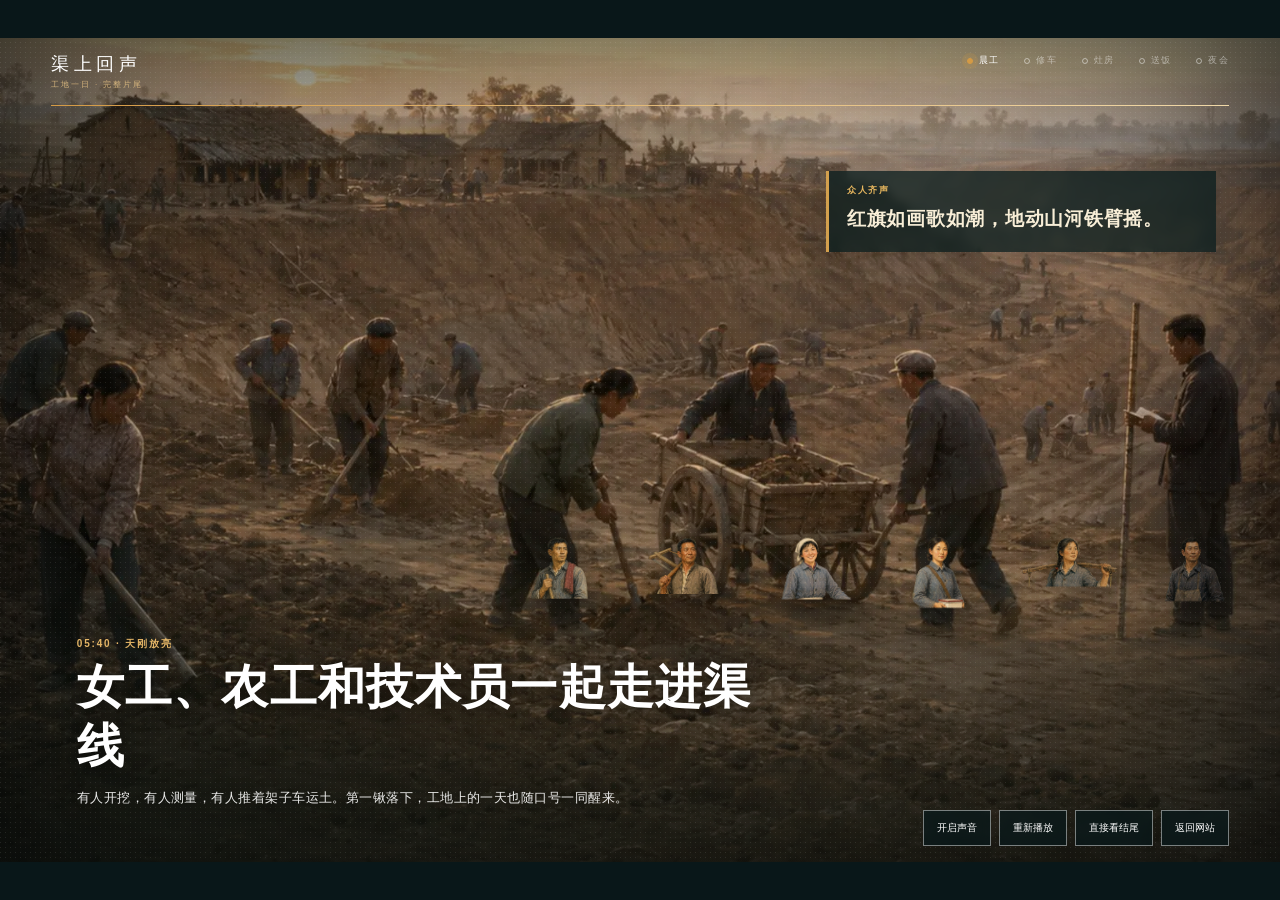
<file: canal-echo-maze/ending-animation.html>
<!doctype html>
<html lang="zh-CN">
  <head>
    <meta charset="UTF-8" />
    <meta name="viewport" content="width=device-width, initial-scale=1.0" />
    <meta name="theme-color" content="#0b2022" />
    <meta name="description" content="《渠上回声》迷宫成功片尾——从晨光到灯火的工地一日。" />
    <title>从晨光到灯火｜渠上回声片尾动画</title>
    <link rel="stylesheet" href="styles.css" />
  </head>
  <body class="ending-demo-page">
    <main class="ending-stage" id="demoStage" data-scene="0">
      <div class="cinema-grain" aria-hidden="true"></div>
      <div class="cinema-vignette" aria-hidden="true"></div>
      <div class="letterbox top" aria-hidden="true"></div>
      <div class="letterbox bottom" aria-hidden="true"></div>

      <div class="ending-hud">
        <div class="ending-brand"><b>渠上回声</b><span>工地一日 · 完整片尾</span></div>
        <div class="scene-timeline" id="demoTimeline">
          <span data-scene-dot="0"><i></i>晨工</span>
          <span data-scene-dot="1"><i></i>修车</span>
          <span data-scene-dot="2"><i></i>灶房</span>
          <span data-scene-dot="3"><i></i>送饭</span>
          <span data-scene-dot="4"><i></i>夜会</span>
        </div>
        <div class="ending-progress"><i id="demoProgress"></i></div>
      </div>

      <section class="cinema-scene day-scene scene-morning" aria-hidden="true">
        <div class="scene-atmosphere dust-atmosphere" id="demoDust"></div>
        <div class="story-cast morning-cast">
          <img class="story-figure figure-1 at-work" src="assets/worker.png" alt="" style="--delay:.45s" />
          <img class="story-figure figure-2 at-work" src="assets/carpenter.png" alt="" style="--delay:.63s" />
          <img class="story-figure figure-3 at-work" src="assets/cook.png" alt="" style="--delay:.81s" />
          <img class="story-figure figure-4 at-work" src="assets/doctor.png" alt="" style="--delay:.99s" />
          <img class="story-figure figure-5 at-work" src="assets/water_carrier.png" alt="" style="--delay:1.17s" />
          <img class="story-figure figure-6 at-work" src="assets/blacksmith.png" alt="" style="--delay:1.35s" />
        </div>
      </section>

      <section class="cinema-scene day-scene scene-repair" aria-hidden="true">
        <div class="repair-sparks" id="demoSparks"></div>
        <div class="story-cast repair-cast">
          <img class="story-figure figure-1 waiting" src="assets/worker.png" alt="" style="--delay:.45s" />
          <img class="story-figure figure-2 repairing" src="assets/carpenter.png" alt="" style="--delay:.7s" />
        </div>
      </section>

      <section class="cinema-scene day-scene scene-kitchen" aria-hidden="true">
        <div class="kitchen-steam" aria-hidden="true"><i></i><i></i><i></i></div>
        <div class="story-cast kitchen-cast">
          <img class="story-figure figure-3 cooking" src="assets/cook.png" alt="" style="--delay:.5s" />
        </div>
      </section>

      <section class="cinema-scene day-scene scene-delivery" aria-hidden="true">
        <div class="walking-shadow" aria-hidden="true"></div>
        <div class="story-cast delivery-cast">
          <img class="story-figure figure-3 delivering" src="assets/cook.png" alt="" style="--delay:.45s" />
          <img class="story-figure figure-5 delivering" src="assets/water_carrier.png" alt="" style="--delay:.68s" />
          <img class="story-figure figure-4 delivering" src="assets/doctor.png" alt="" style="--delay:.91s" />
        </div>
      </section>

      <section class="cinema-scene day-scene scene-meeting" aria-hidden="true">
        <div class="meeting-lamp" aria-hidden="true"></div>
        <div class="story-cast meeting-cast">
          <img class="story-figure figure-1 at-meeting" src="assets/worker.png" alt="" style="--delay:.45s" />
          <img class="story-figure figure-2 at-meeting" src="assets/carpenter.png" alt="" style="--delay:.62s" />
          <img class="story-figure figure-3 at-meeting" src="assets/cook.png" alt="" style="--delay:.79s" />
          <img class="story-figure figure-4 at-meeting" src="assets/doctor.png" alt="" style="--delay:.96s" />
          <img class="story-figure figure-5 at-meeting" src="assets/water_carrier.png" alt="" style="--delay:1.13s" />
          <img class="story-figure figure-6 at-meeting" src="assets/blacksmith.png" alt="" style="--delay:1.3s" />
        </div>
      </section>

      <div class="scene-caption" id="demoCaption">
        <p id="demoKicker"></p>
        <h3 id="demoTitle"></h3>
        <span id="demoText"></span>
      </div>
      <div class="ending-quote" id="demoQuoteCard">
        <p id="demoSpeaker"></p>
        <blockquote id="demoQuote"></blockquote>
      </div>

      <article class="demo-end-card" id="demoEndCard" hidden>
        <p>从晨光到灯火</p>
        <h1>众人把渠线向前推了一程</h1>
        <span>工具、饭菜、药箱和晚间灯火，共同构成了工地真实而具体的一天。</span>
        <button id="demoReplayFromCard" type="button">再看一遍</button>
      </article>

      <div class="demo-controls">
        <button id="demoSound" type="button" aria-pressed="false">开启声音</button>
        <button id="demoReplay" type="button">重新播放</button>
        <button id="demoSkip" type="button">直接看结尾</button>
        <a href="index.html">返回网站</a>
      </div>
    </main>
    <script src="ending-demo.js"></script>
  </body>
</html>
</file>
<file: archive-theme.css>
:root{
  --archive-paper:#f2eee3;--archive-paper-deep:#e6dece;--archive-ink:#18211f;
  --archive-muted:#6c716b;--archive-river:#0f7581;--archive-river-soft:#8bb8b3;
  --archive-red:#a44332;--archive-line:rgba(36,54,49,.18);
  --archive-night:#11110f;--archive-amber:#c79454;
}
html{scroll-behavior:smooth}
body.archive-unified{
  --water-cyan:var(--archive-river);--water-light:#59a6ad;--water-glow:#8bb8b3;
  --river-green:#476f66;--accent-color:var(--archive-red);
  color:var(--archive-ink);
  background-color:var(--archive-paper);
  background-image:
    linear-gradient(rgba(255,255,255,.22),rgba(255,255,255,.22)),
    url("data:image/svg+xml,%3Csvg xmlns='http://www.w3.org/2000/svg' width='160' height='160'%3E%3Cfilter id='n'%3E%3CfeTurbulence type='fractalNoise' baseFrequency='.72' numOctaves='2' stitchTiles='stitch'/%3E%3C/filter%3E%3Crect width='100%25' height='100%25' filter='url(%23n)' opacity='.055'/%3E%3C/svg%3E");
  font-family:"Noto Serif SC","Songti SC","SimSun",serif;
  padding-top:72px;
}
.archive-site-header{
  position:fixed;inset:0 0 auto 0;height:72px;z-index:9998;
  display:flex;align-items:center;gap:34px;padding:0 4.5vw;
  background:rgba(242,238,227,.93);backdrop-filter:blur(16px);
  border-bottom:1px solid var(--archive-line);color:var(--archive-ink);
}
.archive-brand{display:flex;align-items:center;gap:13px;margin-right:auto;color:inherit;text-decoration:none}
.archive-seal{width:40px;height:40px;display:grid;place-items:center;text-align:center;
  border:2px solid var(--archive-red);color:var(--archive-red);font-size:11px;line-height:1.05;transform:rotate(-2deg)}
.archive-brand b{font-size:19px;font-weight:500;letter-spacing:.12em}
.archive-brand small{display:block;font:8px Arial,sans-serif;color:var(--archive-muted);letter-spacing:.13em;margin-top:4px}
.archive-site-header nav{display:flex;align-items:center;gap:2.1vw}
.archive-site-header nav a{position:relative;color:inherit;text-decoration:none;font-size:14px;letter-spacing:.07em;white-space:nowrap;padding:25px 2px 22px}
.archive-site-header nav a:hover{color:var(--archive-river)}
.archive-site-header nav a.is-active{color:var(--archive-amber)!important;font-weight:700;background:rgba(199,148,84,.13);padding-left:10px;padding-right:10px}
.archive-site-header nav a.is-active::after{content:"";position:absolute;left:0;right:0;bottom:0;height:3px;background:var(--archive-amber)}
.archive-home-link{border-left:1px solid var(--archive-line);padding-left:25px!important;color:var(--archive-river)!important}
.archive-site-footer{position:relative;z-index:20;padding:55px 20px;text-align:center;
  background:#1d2522;color:#ddd5c8;border-top:1px solid #39423e}
.archive-site-footer .archive-seal{margin:0 auto 18px}
.archive-site-footer b{font-weight:400;letter-spacing:.16em;font-size:20px}
.archive-site-footer p{color:#9ea59f;font-size:13px;letter-spacing:.08em;margin:12px 0 0}
body.archive-unified :is(.card,.qa-card,.tool-card,.timeline-card,.content-card,.panel,.info-panel){
  border-color:var(--archive-line)!important;border-radius:2px!important;
  box-shadow:0 12px 32px rgba(35,43,39,.08)!important;
}
body.archive-unified :is(button,.btn,.action-btn,.back-btn,.home-btn){
  border-radius:2px!important;letter-spacing:.08em!important;
}
body.archive-unified :is(h1,h2,h3,.page-title,.section-title){font-family:"Noto Serif SC","Songti SC","SimSun",serif!important}
body.archive-unified img{image-rendering:auto}
body.archive-unified > :is(.header,.top-bar,.back-btn),
body.archive-unified > .page-wrapper > .header{
  display:none!important;
}
body.archive-dark{background:#11110f!important;color:#ece4d6!important}
body.archive-dark .archive-site-header{background:rgba(15,15,13,.93);color:#eee5d6;border-color:#3a3024}
body.archive-dark .archive-site-header .archive-brand small{color:#998c7b}
body.archive-dark .archive-site-header nav a:hover{color:var(--archive-amber)}
body.archive-dark .archive-site-header nav a.is-active{color:var(--archive-amber)!important;background:rgba(199,148,84,.12)}
body.archive-dark .archive-site-header nav a.is-active::after{background:var(--archive-amber)}
body.archive-dark .archive-home-link{color:var(--archive-amber)!important;border-color:#3a3024}
body.archive-dark :is(.card,.story-card,.content-card,.panel,.info-panel){
  background:rgba(24,22,18,.88)!important;border-color:#5a4932!important;
  color:#ede3d4!important;box-shadow:0 20px 50px rgba(0,0,0,.28)!important;
}
body.archive-dark :is(p,.meta,.description,.subtitle){color:#aaa092!important}
body.archive-dark :is(button,.btn,.action-btn){border-color:var(--archive-amber)!important;color:#ead5b9!important}
.archive-evidence-tag{display:inline-flex;align-items:center;gap:6px;padding:5px 9px;
  border:1px solid currentColor;color:var(--archive-red);background:rgba(242,238,227,.82);
  font-size:11px;letter-spacing:.08em}

/* =========================================================
   Shared exhibition language
   Keep each page's information and interaction, but remove the
   unrelated "technology dashboard" and "industrial UI" skins.
   ========================================================= */
body.archive-unified:not(.archive-dark) :is(
  .search-section,.entity-info,.results-section,.suggestions-section,
  .qa-card,.gallery-card,.entity-item,.suggestion-item,
  .loading-tips,.overview-viewer,.tool-card,.decree
){
  background:rgba(247,243,233,.92)!important;
  color:var(--archive-ink)!important;
  border:1px solid var(--archive-line)!important;
  border-radius:2px!important;
  box-shadow:0 14px 36px rgba(35,43,39,.1)!important;
  backdrop-filter:blur(12px);
}
body.archive-unified:not(.archive-dark) :is(
  .subtitle,.gallery-sub,.entity-text p,.tool-desc,.tip-line,
  .overview-caption,.card-desc,.answer,.qa-answer
){color:var(--archive-muted)!important}
body.archive-unified:not(.archive-dark) :is(
  .entity-text h4,.qa-card h3,.gallery-card h3,.suggestion-item,
  .tool-card h2,.tool-card h3
){color:var(--archive-ink)!important}
body.archive-unified:not(.archive-dark) :is(
  .search-hero h2,.entity-title,.gallery-header h2,.suggestions-title,
  .results-title,.page-header h1,.tool-info h2,.section-label
){
  color:var(--archive-ink)!important;
  background:none!important;
  -webkit-text-fill-color:currentColor!important;
  text-shadow:none!important;
}
body.archive-unified:not(.archive-dark) :is(.search-input,input[type="text"]){
  color:var(--archive-ink)!important;
  background:rgba(255,252,244,.94)!important;
  border:1px solid var(--archive-line)!important;
  border-radius:2px!important;
  box-shadow:none!important;
}
body.archive-unified:not(.archive-dark) :is(.search-input,input[type="text"])::placeholder{
  color:#8a8c84!important;
}
body.archive-unified:not(.archive-dark) :is(.search-btn,.tag,.tool-tag,.card-badge){
  background:rgba(15,117,129,.08)!important;
  color:var(--archive-river)!important;
  border:1px solid rgba(15,117,129,.32)!important;
  border-radius:2px!important;
  box-shadow:none!important;
}
body.archive-unified:not(.archive-dark) .search-btn{
  background:var(--archive-river)!important;color:#fff!important;
}
body.archive-unified:not(.archive-dark) :is(.search-btn,.tag,.suggestion-item,.entity-item):hover{
  transform:translateY(-2px)!important;
  border-color:var(--archive-amber)!important;
  box-shadow:0 10px 24px rgba(35,43,39,.1)!important;
}

/* 世纪问水：让背景照片成为低对比度的档案衬底，而非青色大屏。 */
body.archive-unified:not(.archive-dark) .bg-img{
  filter:grayscale(.45) sepia(.18) contrast(.88) brightness(1.08)!important;
}
body.archive-unified:not(.archive-dark) .bg-overlay{
  background:rgba(232,225,210,.8)!important;
}
body.archive-unified:not(.archive-dark) .main-content{color:var(--archive-ink)}

/* 六个栏目使用同一套档案色谱，并以低饱和主题色区分内容气质。 */
body.archive-page-qa{
  --section-accent:#176d72;
  --section-accent-soft:#a9cbc4;
  --section-ground:#183b38;
  background-color:var(--section-ground)!important;
}
body.archive-page-map3d{
  --section-accent:#356f78;
  --section-accent-soft:#b6cbc5;
  --section-ground:#263e3d;
}
body.archive-page-time{
  --section-accent:#506c7b;
  --section-accent-soft:#b9c5c8;
  --section-ground:#1e2b31;
}
body.archive-page-story{
  --section-accent:#c79454;
  --section-accent-soft:#6c5b45;
  --section-ground:#11110f;
}
body.archive-page-tools{
  --section-accent:#9a5c3f;
  --section-accent-soft:#cdb29b;
  --section-ground:#3a2d27;
  background-color:var(--section-ground)!important;
}
body.archive-page-guxiang{
  --section-accent:#bd714f;
  --section-accent-soft:#74513f;
  --section-ground:#19130f;
}
body.archive-unified[class*="archive-page-"]{
  --water-cyan:var(--section-accent);
  --water-light:var(--section-accent-soft);
}

/* 世纪问水：深水色环境承托暖纸检索台，避免整页泛白。 */
body.archive-page-qa .bg-img{
  filter:grayscale(.55) sepia(.16) saturate(.78) contrast(1.08) brightness(.7)!important;
}
body.archive-page-qa .bg-overlay{
  background:
    linear-gradient(180deg,rgba(17,49,46,.66),rgba(25,48,43,.78)),
    linear-gradient(90deg,rgba(9,44,43,.3),rgba(164,67,50,.08))!important;
}
body.archive-page-qa :is(.search-section,.entity-info,.results-section,.suggestions-section){
  background:rgba(238,232,217,.94)!important;
  border-color:rgba(255,255,255,.24)!important;
  box-shadow:0 20px 55px rgba(5,25,23,.28)!important;
}
body.archive-page-qa :is(.entity-item,.qa-card,.gallery-card,.suggestion-item){
  background:#f7f1e4!important;
  border-color:rgba(46,63,58,.24)!important;
}
body.archive-page-qa :is(.entity-text h4,.qa-card h3,.gallery-card h3){
  color:#1c302c!important;
  font-weight:700!important;
}
body.archive-page-qa :is(.entity-text p,.qa-card p,.gallery-card p){
  color:#626861!important;
}
body.archive-page-qa :is(.entity-icon,.page-title-icon){
  background:rgba(23,109,114,.13)!important;
  color:#176d72!important;
  box-shadow:none!important;
}
body.archive-page-qa .search-btn{
  background:#176d72!important;color:#fff!important;
}

/* 勘绘蓝图的面板略带测绘灰绿，避免纯白浮在卫星影像上。 */
body.archive-page-map3d .draggable-panel,
body.archive-page-map3d .legend-bar,
body.archive-page-map3d .map-btn{
  background:rgba(226,224,211,.95)!important;
}
body.archive-page-map3d :is(.info-item,.stat-item,.route-overview,.detail-desc){
  background:rgba(205,211,199,.62)!important;
}
body.archive-page-map3d .detail-title{color:#356f78!important}
body.archive-page-map3d .map-btn.active,
body.archive-page-map3d .map-btn:hover{background:#356f78!important}

/* 调水纪事使用灰蓝压暗照片，文字仍维持暖白。 */
body.archive-page-time .bg-overlay{
  background:linear-gradient(90deg,rgba(20,31,36,.88),rgba(27,42,47,.52),rgba(20,31,36,.82))!important;
}
body.archive-page-time :is(.slide-era,.slide-date,.decade-label){color:#d8c39e!important}
body.archive-page-time :is(.year-label,.mini-title){color:#e8e1d4!important}

/* 旧制复刻使用铁锈棕环境，但展品说明仍落在暖纸上。 */
body.archive-page-tools .bg-overlay{
  background:linear-gradient(180deg,rgba(49,37,30,.64),rgba(43,36,31,.82))!important;
}
body.archive-page-tools :is(.page-header h1,.page-header .subtitle,.overview-caption){
  color:#f1e8d8!important;
}
body.archive-page-tools .section-label{color:#e1b28f!important}
body.archive-page-tools :is(.loading-tips,.tool-card,.decree){
  background:rgba(239,231,214,.95)!important;
}
body.archive-page-tools .tool-tag{
  color:#884c36!important;border-color:rgba(154,92,63,.4)!important;
  background:rgba(154,92,63,.08)!important;
}

/* 两个暗场栏目共享结构，仅通过叙事强调色区分。 */
body.archive-page-story :is(.section h2,.wc-header h2,.stat-card .num){color:#d4a564!important}
body.archive-page-guxiang :is(.speaker-name,.ending-type){color:#d88a65!important}
body.archive-page-guxiang .text-box{
  background:transparent!important;
  border:0!important;
  box-shadow:none!important;
  backdrop-filter:none!important;
}
body.archive-page-guxiang .text-inner{
  max-width:860px!important;
  background:linear-gradient(135deg,rgba(22,17,13,.9),rgba(27,24,19,.82))!important;
  border:1px solid rgba(189,113,79,.48)!important;
  box-shadow:0 14px 34px rgba(0,0,0,.28)!important;
  backdrop-filter:blur(8px)!important;
}
body.archive-page-guxiang .choices-box{
  background:transparent!important;
  border:0!important;
  box-shadow:none!important;
}

/* 勘绘蓝图：纸质图册面板。路线颜色只用于识别线路。 */
body.archive-unified .draggable-panel{
  background:rgba(242,238,227,.96)!important;
  color:var(--archive-ink)!important;
  border:1px solid rgba(36,54,49,.28)!important;
  border-radius:2px!important;
  box-shadow:0 20px 48px rgba(18,29,26,.2)!important;
  backdrop-filter:blur(16px)!important;
}
body.archive-unified .drag-handle{
  border-radius:0!important;
  background:rgba(15,117,129,.055)!important;
  border-bottom:1px solid var(--archive-line);
}
body.archive-unified .drag-handle::before{background:var(--archive-river-soft)!important}
body.archive-unified .resize-handle::before,
body.archive-unified .resize-handle::after{background:var(--archive-river)!important}
body.archive-unified .reset-btn,
body.archive-unified .detail-close{
  background:var(--archive-paper-deep)!important;
  color:var(--archive-muted)!important;
  border:1px solid var(--archive-line)!important;
  border-radius:2px!important;
}
body.archive-unified .draggable-panel .section-title{
  color:var(--archive-red)!important;
  font-size:.72rem!important;
  font-weight:700!important;
  letter-spacing:.18em!important;
}
body.archive-unified .route-card{
  background:rgba(255,252,244,.72)!important;
  color:var(--archive-ink)!important;
  border:1px solid var(--archive-line)!important;
  border-left-width:4px!important;
  border-radius:2px!important;
  box-shadow:none!important;
}
body.archive-unified .route-card.east{border-left-color:#b24838!important}
body.archive-unified .route-card.middle{border-left-color:var(--archive-river)!important}
body.archive-unified .route-card.west{border-left-color:var(--archive-amber)!important}
body.archive-unified .route-card.active,
body.archive-unified .route-card:hover{
  background:#fffaf0!important;
  border-top-color:rgba(36,54,49,.28)!important;
  border-right-color:rgba(36,54,49,.28)!important;
  border-bottom-color:rgba(36,54,49,.28)!important;
  box-shadow:0 7px 18px rgba(35,43,39,.09)!important;
}
body.archive-unified .route-info h4{color:var(--archive-ink)!important;font-family:"Noto Serif SC","Songti SC",serif}
body.archive-unified .route-info p{color:var(--archive-muted)!important}
body.archive-unified .left-panel .panel-section > div[style],
body.archive-unified .left-panel .panel-section > div[style] p{
  color:var(--archive-muted)!important;
}
body.archive-unified .detail-header{border-color:var(--archive-line)!important}
body.archive-unified .detail-title{color:var(--archive-river)!important}
body.archive-unified :is(.info-item,.stat-item,.route-overview,.detail-desc){
  background:rgba(230,222,206,.48)!important;
  color:var(--archive-ink)!important;
  border:1px solid rgba(36,54,49,.1)!important;
  border-radius:2px!important;
}
body.archive-unified .info-label,
body.archive-unified .stat-label{color:var(--archive-muted)!important}
body.archive-unified .info-value,
body.archive-unified .stat-value{color:var(--archive-ink)!important}
body.archive-unified .stat-value.water{color:var(--archive-river)!important}
body.archive-unified .stat-value.migrate{color:var(--archive-red)!important}
body.archive-unified .stat-value.eco{color:#476f66!important}
body.archive-unified .stat-value.time{color:var(--archive-amber)!important}
body.archive-unified .detail-photo-item,
body.archive-unified .detail-photo-item img{border-radius:1px!important}
body.archive-unified .detail-photo-item img{
  border:5px solid #fffaf0!important;
  box-shadow:0 4px 12px rgba(35,43,39,.14);
  filter:sepia(.1) saturate(.85);
}
body.archive-unified .legend-bar{
  background:rgba(242,238,227,.95)!important;
  border:1px solid rgba(36,54,49,.28)!important;
  border-radius:2px!important;
  box-shadow:0 12px 30px rgba(18,29,26,.18)!important;
}
body.archive-unified .legend-item{color:var(--archive-ink)!important}
body.archive-unified .map-switch{gap:4px!important}
body.archive-unified .map-btn{
  background:rgba(242,238,227,.95)!important;
  border:1px solid rgba(36,54,49,.28)!important;
  color:var(--archive-ink)!important;
  border-radius:2px!important;
  box-shadow:none!important;
}
body.archive-unified .map-btn.active,
body.archive-unified .map-btn:hover{
  background:var(--archive-river)!important;color:#fff!important;
  border-color:var(--archive-river)!important;
}
body.archive-unified .photo-tooltip{
  background:rgba(242,238,227,.97)!important;
  border:1px solid var(--archive-line)!important;
  border-radius:2px!important;
}
body.archive-unified .photo-tooltip::before{border-top-color:rgba(242,238,227,.97)!important}

/* 旧制复刻：保留工器展品，撤去独立的铜棕工业皮肤。 */
body.archive-unified:not(.archive-dark) .bg-layer-1,
body.archive-unified:not(.archive-dark) .bg-layer-2{
  filter:grayscale(.35) sepia(.22) contrast(.82) brightness(1.12)!important;
}
body.archive-unified:not(.archive-dark) .page-header .badge{
  color:var(--archive-red)!important;border-color:var(--archive-red)!important;
  border-radius:1px!important;background:rgba(242,238,227,.76)!important;
}
body.archive-unified:not(.archive-dark) .page-header .decree{
  border-left:3px solid var(--archive-red)!important;
  border-right:0!important;
}
body.archive-unified:not(.archive-dark) .page-header .decree p{color:var(--archive-muted)!important}
body.archive-unified:not(.archive-dark) .page-header .decree .stamp{color:var(--archive-red)!important}
body.archive-unified:not(.archive-dark) .slogan-item{
  background:rgba(199,148,84,.1)!important;
  border:1px solid rgba(199,148,84,.42)!important;
  color:#76552e!important;border-radius:2px!important;
}
body.archive-unified:not(.archive-dark) .tool-card{overflow:hidden}
body.archive-unified:not(.archive-dark) .tool-info{
  background:rgba(247,243,233,.96)!important;
  color:var(--archive-ink)!important;
  border-top:1px solid var(--archive-line)!important;
}
body.archive-unified:not(.archive-dark) .tool-number{color:var(--archive-red)!important}

/* 暗场叙事也沿用同一套尺寸、边线与档案橘金，而非另一套组件。 */
body.archive-dark :is(.toc,.stat-card,.section,.wc-card,.history-photo,.text-inner,.ending-screen){
  background:rgba(24,22,18,.9)!important;
  border:1px solid #5a4932!important;
  border-radius:2px!important;
  color:#ede3d4!important;
  box-shadow:0 18px 42px rgba(0,0,0,.26)!important;
}
body.archive-dark :is(.toc-link,.choice-btn,.ending-btn){
  border-radius:2px!important;
  border-color:#5a4932!important;
}
body.archive-dark :is(.toc-link:hover,.toc-link.active,.choice-btn:hover){
  color:var(--archive-amber)!important;border-color:var(--archive-amber)!important;
  background:rgba(199,148,84,.1)!important;
}
body.archive-dark :is(.section h2,.wc-header h2,.stat-card .num,.speaker-name){
  color:var(--archive-amber)!important;
}
@media(max-width:900px){
  body.archive-unified{padding-top:62px}
  .archive-site-header{height:62px;padding:0 18px}.archive-brand b{font-size:16px}
  .archive-brand small,.archive-site-header nav{display:none}.archive-home-link{margin-left:auto;border:0;padding-left:0!important}
}
</file>
<file: section-backgrounds.css>
/*
 * 南水往事记忆空间 · 六板块背景系统
 * 真实地图与历史照片负责内容，纹理、网格和色层仅作视觉组织。
 */

body.theme-qa,
body.theme-map,
body.theme-time,
body.theme-story,
body.theme-tools,
body.theme-migration {
  --section-paper: #eee7d7;
  --section-ink: #1f2825;
  --section-gold: #b8792f;
}

/* 世纪问水：档案底图 / 深水青 */
.theme-qa .bg-img {
  filter: grayscale(.28) sepia(.12) brightness(.7) contrast(1.08) saturate(.82) !important;
  transform: scale(1.035);
}
.theme-qa .bg-overlay {
  background:
    linear-gradient(90deg, rgba(9,38,37,.72) 0%, rgba(13,53,51,.5) 48%, rgba(13,45,43,.66) 100%),
    linear-gradient(180deg, rgba(238,231,215,.06), transparent 30%, rgba(3,22,22,.34)) !important;
}
.theme-qa .water-ripple {
  opacity: .13 !important;
  background:
    repeating-linear-gradient(0deg, transparent 0 43px, rgba(227,219,199,.13) 44px, transparent 45px),
    repeating-linear-gradient(90deg, transparent 0 78px, rgba(227,219,199,.08) 79px, transparent 80px),
    radial-gradient(ellipse at 18% 28%, rgba(194,157,91,.25), transparent 42%) !important;
}

/* 勘绘蓝图：实时地图 / 纸本路线图 / 测绘灰绿 */
.theme-map #map {
  background: #2d4541;
}
.theme-map #map::after {
  content: "";
  position: absolute;
  inset: 0;
  z-index: 500;
  pointer-events: none;
  background:
    linear-gradient(180deg, rgba(21,40,37,.1), transparent 22%, transparent 72%, rgba(21,40,37,.12)),
    repeating-linear-gradient(0deg, transparent 0 79px, rgba(238,231,215,.05) 80px),
    repeating-linear-gradient(90deg, transparent 0 79px, rgba(238,231,215,.05) 80px);
  mix-blend-mode: multiply;
}
.theme-map .draggable-panel {
  background: rgba(232,226,211,.94) !important;
  border-color: rgba(64,91,83,.42) !important;
  color: #26312d !important;
  box-shadow: 0 14px 38px rgba(19,31,28,.28) !important;
}
.theme-map .draggable-panel {
  isolation: isolate;
}
.theme-map .draggable-panel::before {
  content: "";
  position: absolute;
  inset: 0;
  z-index: 0;
  border-radius: inherit;
  pointer-events: none;
  background: url("assets/map-overall.jpg") center/cover no-repeat;
  opacity: .12;
  filter: grayscale(.65) sepia(.2);
}
.theme-map .draggable-panel > * {
  position: relative;
  z-index: 1;
}
.theme-map .route-card {
  position: relative;
  isolation: isolate;
  overflow: hidden;
  background: rgba(244,239,226,.88) !important;
}
.theme-map .route-card::before {
  content: "";
  position: absolute;
  inset: 0;
  z-index: -1;
  background-position: center;
  background-size: cover;
  opacity: .18;
  filter: grayscale(.32) sepia(.12);
}
.theme-map .route-card.east::before { background-image: url("assets/map-east.jpg"); }
.theme-map .route-card.middle::before { background-image: url("assets/map-middle.jpg"); }
.theme-map .route-card.west::before { background-image: url("assets/map-west.jpg"); }

/* 调水纪事：灰蓝时间影像 / 胶片刻度 */
.theme-time #slide-area .bg-layer {
  filter: grayscale(.42) sepia(.08) saturate(.78) brightness(.82) contrast(1.06);
}
.theme-time #slide-area .bg-overlay {
  background:
    linear-gradient(90deg, rgba(31,47,58,.72) 0%, rgba(41,57,66,.46) 45%, rgba(31,45,55,.66) 100%),
    linear-gradient(180deg, rgba(232,226,211,.05), transparent 34%, rgba(13,22,28,.36)) !important;
}
.theme-time #slide-area::after {
  content: "";
  position: absolute;
  inset: 0;
  z-index: 2;
  pointer-events: none;
  background:
    repeating-linear-gradient(90deg, transparent 0 119px, rgba(239,231,213,.08) 120px),
    linear-gradient(90deg, transparent 49.8%, rgba(184,121,47,.28) 50%, transparent 50.2%);
}
.theme-time .top-bar,
.theme-time #timenav {
  background-color: rgba(29,42,49,.9) !important;
  border-color: rgba(184,121,47,.32) !important;
}

/* 工程载录：建设现场 / 暖灰档案纸 / 橘金与水青 */
.theme-story .bg-layer {
  background-image:
    linear-gradient(180deg, rgba(236,228,210,.12), rgba(28,33,29,.24)),
    url("assets/1958-start.svg") !important;
  background-repeat: no-repeat !important;
  background-size: cover !important;
  background-position: center top !important;
  background-attachment: fixed;
  filter: grayscale(.36) sepia(.12) brightness(.98) contrast(1.02) saturate(.86) !important;
}
.theme-story .bg-overlay {
  background:
    radial-gradient(ellipse at 72% 22%, rgba(184,121,47,.11), transparent 34%),
    linear-gradient(180deg, rgba(232,224,207,.08), rgba(18,28,25,.20) 58%, rgba(14,20,18,.34)) !important;
}
.theme-story .main-content {
  max-width: 1120px !important;
}
.theme-story .section,
.theme-story .toc,
.theme-story .stat-card,
.theme-story .wc-section,
.theme-story .history-gallery {
  border-color: rgba(155,103,48,.40) !important;
}

/* 十章阅读器改用浅暖档案卡，降低暗场压迫并控制阅读行宽。 */
body.archive-dark.theme-story .chapter-carousel {
  margin: 1.6rem 0 2.6rem;
}
body.archive-dark.theme-story .chapter-carousel-head {
  max-width: 1040px;
  margin: 0 auto 1rem;
  padding: 0 .35rem;
}
body.archive-dark.theme-story .chapter-viewport {
  max-width: 1040px;
  margin: 0 auto;
  border-radius: 12px;
}
body.archive-dark.theme-story .chapter-track {
  height: clamp(500px, 62vh, 640px);
  min-height: 0;
}
body.archive-dark.theme-story .chapter-track > .section {
  padding: clamp(1.55rem, 3.4vw, 2.7rem) clamp(1.35rem, 4.2vw, 3.25rem) 3.2rem !important;
  background:
    linear-gradient(145deg, rgba(239,233,219,.97), rgba(218,210,191,.96)) !important;
  border: 1px solid rgba(126,88,45,.55) !important;
  border-radius: 12px !important;
  color: #26312d !important;
  box-shadow: 0 18px 46px rgba(14,22,19,.25) !important;
  scrollbar-color: #9b6631 rgba(72,68,56,.10);
}
body.archive-dark.theme-story .chapter-track > .section::before {
  height: 4px;
  background: linear-gradient(90deg, #a8642d 0%, #c69554 42%, #2f756e 100%) !important;
}
body.archive-dark.theme-story .chapter-track > .section h2 {
  max-width: 30ch;
  margin: 0 0 1.35rem !important;
  color: #8d5525 !important;
  font-size: clamp(1.35rem, 2.35vw, 1.85rem) !important;
  line-height: 1.35;
  letter-spacing: .08em;
}
body.archive-dark.theme-story .chapter-track > .section h2 i {
  color: #2f756e !important;
}
body.archive-dark.theme-story .chapter-track > .section h3,
body.archive-dark.theme-story .chapter-track > .section h4 {
  color: #356d65 !important;
}
body.archive-dark.theme-story .chapter-track > .section > p,
body.archive-dark.theme-story .chapter-track > .section > blockquote {
  max-width: 74ch;
}
body.archive-dark.theme-story .chapter-track > .section p,
body.archive-dark.theme-story .chapter-track > .section .tl-text,
body.archive-dark.theme-story .chapter-track > .section .route-card p {
  color: #35423d !important;
  font-size: clamp(.91rem, 1.35vw, 1rem) !important;
  line-height: 1.95 !important;
  letter-spacing: .015em;
}
body.archive-dark.theme-story .chapter-track > .section strong {
  color: #302a22 !important;
}
body.archive-dark.theme-story .chapter-track > .section blockquote {
  margin: 1.35rem 0;
  padding: 1rem 1.25rem;
  background: rgba(47,117,110,.10) !important;
  border-left: 3px solid #2f756e !important;
  color: #2e4741 !important;
  font-size: clamp(.9rem, 1.3vw, .98rem);
  line-height: 1.9;
}
body.archive-dark.theme-story .chapter-track > .section .tl-date {
  color: #925821 !important;
  font-size: .82rem;
  letter-spacing: .04em;
}
body.archive-dark.theme-story .chapter-track > .section .timeline::before {
  background: linear-gradient(180deg, #a8642d, #2f756e) !important;
}
body.archive-dark.theme-story .chapter-track > .section .tl-item::before {
  background: #b57939 !important;
  box-shadow: 0 0 0 4px rgba(181,121,57,.13) !important;
}
body.archive-dark.theme-story .chapter-track > .section .highlight {
  background: rgba(158,96,39,.12) !important;
  color: #824d1e !important;
}
body.archive-dark.theme-story .chapter-track > .section .route-card {
  background: rgba(248,244,234,.55) !important;
  border-color: rgba(73,100,91,.28) !important;
}
body.archive-dark.theme-story .chapter-card::after {
  bottom: -.9rem;
  background: rgba(245,239,226,.94) !important;
  border-color: rgba(126,88,45,.32) !important;
  color: #6f604c !important;
}
body.archive-dark.theme-story .chapter-track > .section::-webkit-scrollbar-track {
  background: rgba(72,68,56,.08);
}
body.archive-dark.theme-story .chapter-track > .section::-webkit-scrollbar-thumb {
  background: #9b6631;
  border-radius: 8px;
}
@media (max-width: 768px) {
  body.archive-dark.theme-story .chapter-track {
    height: min(68vh, 600px);
    min-height: 460px;
  }
  body.archive-dark.theme-story .chapter-track > .section {
    padding: 1.35rem 1.15rem 2.8rem !important;
  }
  body.archive-dark.theme-story .chapter-track > .section > p,
  body.archive-dark.theme-story .chapter-track > .section > blockquote {
    max-width: none;
  }
}

/* 旧制复刻：工器实物 / 铁锈棕 / 机械制图线 */
.theme-tools .bg-layer {
  filter: grayscale(.28) sepia(.3) brightness(.7) contrast(1.08) !important;
}
.theme-tools .bg-overlay {
  background:
    repeating-linear-gradient(0deg, transparent 0 59px, rgba(231,220,198,.06) 60px),
    repeating-linear-gradient(90deg, transparent 0 59px, rgba(231,220,198,.05) 60px),
    linear-gradient(180deg, rgba(39,27,20,.5), rgba(31,25,21,.64)) !important;
}
.theme-tools .tool-card,
.theme-tools .overview-section,
.theme-tools .decree {
  border-color: rgba(169,104,53,.42) !important;
}


/* 旧制复刻：导语与加载提醒的视觉层级 */
.theme-tools .page-header .decree {
  width: min(92vw,760px);
  max-width: 760px !important;
  margin-top: 28px !important;
  padding: 24px 34px !important;
}
.theme-tools .page-header .decree p {
  font-size: 1rem !important;
  line-height: 2.05 !important;
  letter-spacing: 2px !important;
}
.theme-tools .page-header .decree .stamp {
  margin-top: 12px !important;
  font-size: .86rem !important;
}
.theme-tools .loading-tips {
  display: grid;
  grid-template-columns: 28px minmax(0,1fr);
  align-items: center;
  column-gap: 10px;
  width: min(90vw,460px);
  max-width: 460px !important;
  margin-bottom: 24px !important;
  padding: 10px 15px !important;
  text-align: left !important;
}
.theme-tools .loading-tips .tip-icon {
  grid-row: 1 / span 2;
  margin: 0 !important;
  font-size: .95rem !important;
  text-align: center;
}
.theme-tools .loading-tips .tip-line {
  font-size: .68rem !important;
  line-height: 1.55 !important;
  letter-spacing: 1px !important;
}

/* 旧制复刻：浅色建模展台 */
.theme-tools .overview-viewer,
.theme-tools .tool-model {
  background: #d7cdbb !important;
  border-color: rgba(112,78,49,.38) !important;
  box-shadow: inset 0 0 34px rgba(94,69,47,.12);
}
.theme-tools .tool-model::after {
  background:
    radial-gradient(circle at 50% 42%, #e9e1d2 0%, #d7cdbb 62%, #c4b59f 100%) !important;
}
.theme-tools .overview-viewer canvas,
.theme-tools .tool-model canvas {
  background: transparent !important;
}

/* 故土迁流：剧情场景 / 土红深褐 / 旧照片 */
.theme-migration .bg-layer-img {
  filter: grayscale(.22) sepia(.22) saturate(.86) brightness(.82) contrast(1.06);
}
.theme-migration .bg-vignette {
  background:
    radial-gradient(ellipse at center, transparent 48%, rgba(48,27,22,.28) 78%, rgba(24,17,15,.52) 100%),
    linear-gradient(180deg, rgba(128,68,52,.08), transparent 40%, rgba(48,29,23,.16)) !important;
}
.theme-migration .text-inner {
  background: linear-gradient(180deg, rgba(42,28,23,.4), rgba(38,27,23,.88)) !important;
  border-color: rgba(167,104,76,.44) !important;
}
.theme-migration .ch-dot.active {
  background: #c17f54 !important;
  box-shadow: 0 0 8px rgba(193,127,84,.5) !important;
}

/* 统一低密度纸张颗粒，避免六页成为六套视觉语言 */
body.theme-qa::after,
body.theme-time::after,
body.theme-story::after,
body.theme-tools::after,
body.theme-migration::after {
  content: "";
  position: fixed;
  inset: 0;
  z-index: 0;
  pointer-events: none;
  opacity: .18;
  background-image:
    radial-gradient(circle at 20% 30%, rgba(255,255,255,.15) 0 1px, transparent 1.2px),
    radial-gradient(circle at 75% 65%, rgba(0,0,0,.13) 0 1px, transparent 1.2px);
  background-size: 31px 29px, 37px 41px;
}

@media (max-width: 768px) {
  .theme-tools .page-header .decree {
    width: 100%;
    padding: 20px 22px !important;
  }
  .theme-tools .page-header .decree p {
    font-size: .92rem !important;
    letter-spacing: 1.4px !important;
  }
  .theme-tools .loading-tips {
    width: min(94vw,420px);
  }
  .theme-story .bg-layer { background-attachment: scroll; }
  .theme-map .draggable-panel::before { opacity: .08; }
}
</file>
<file: canal-echo-maze/styles.css>
:root {
  --ink: #173235;
  --ink-deep: #0d2325;
  --paper: #eee5cf;
  --paper-light: #f8f2e5;
  --paper-dark: #d8c9aa;
  --red: #a53a2e;
  --red-dark: #74271f;
  --blue: #386a6a;
  --water: #4d8582;
  --gold: #c18b3c;
  --line: rgba(23, 50, 53, 0.22);
  --shadow: 0 24px 70px rgba(10, 29, 30, 0.2);
  --serif: "Songti SC", "STSong", "SimSun", "Noto Serif CJK SC", "Source Han Serif SC", serif;
  --sans: "Microsoft YaHei", "PingFang SC", "Noto Sans CJK SC", "Source Han Sans SC", "SimHei", Arial, sans-serif;
  --display: var(--sans);
}

* { box-sizing: border-box; }

html { scroll-behavior: smooth; }

body {
  margin: 0;
  min-width: 320px;
  color: var(--ink);
  background: var(--paper);
  font-family: var(--serif);
  overflow-x: hidden;
}

body.modal-open { overflow: hidden; }

button, input { font: inherit; }

button { color: inherit; }

button:focus-visible, a:focus-visible {
  outline: 3px solid rgba(193, 139, 60, 0.8);
  outline-offset: 3px;
}

[hidden] { display: none !important; }

.paper-noise {
  position: fixed;
  inset: 0;
  z-index: 99;
  opacity: 0.16;
  pointer-events: none;
  mix-blend-mode: multiply;
  background-image:
    radial-gradient(rgba(23,50,53,.32) .45px, transparent .6px),
    radial-gradient(rgba(165,58,46,.17) .45px, transparent .6px);
  background-size: 7px 7px, 11px 11px;
  background-position: 0 0, 4px 3px;
}

.site-header {
  position: fixed;
  z-index: 40;
  inset: 0 0 auto;
  height: 82px;
  display: flex;
  align-items: center;
  justify-content: space-between;
  padding: 0 clamp(20px, 5vw, 76px);
  background: linear-gradient(180deg, rgba(238,229,207,.94), rgba(238,229,207,.72) 75%, transparent);
  backdrop-filter: blur(3px);
}

.brand {
  display: inline-flex;
  align-items: center;
  gap: 13px;
  color: var(--ink);
  text-decoration: none;
}

.brand-mark {
  width: 38px;
  height: 38px;
  position: relative;
  display: grid;
  place-items: center;
  border: 1px solid var(--ink);
  transform: rotate(45deg);
}

.brand-mark i {
  position: absolute;
  width: 3px;
  height: 25px;
  background: var(--red);
  transform: rotate(-45deg);
  border-radius: 100%;
}

.brand-mark i:nth-child(2) { transform: rotate(-45deg) translateX(-7px); height: 19px; }
.brand-mark i:nth-child(3) { transform: rotate(-45deg) translateX(7px); height: 19px; }

.brand b { display: block; font-size: 18px; letter-spacing: .14em; }
.brand small { display: block; margin-top: 3px; font: 9px/1 Arial, sans-serif; letter-spacing: .2em; opacity: .65; }

.header-actions { display: flex; align-items: center; gap: 12px; }

.icon-button, .sound-button, .header-slogan-button {
  height: 38px;
  border: 1px solid var(--line);
  background: rgba(248,242,229,.5);
  cursor: pointer;
}

.header-slogan-button {
  padding: 0 15px;
  color: var(--red);
  font: 600 11px/1 var(--sans);
  letter-spacing: .08em;
}
.header-slogan-button:hover { color: var(--paper-light); border-color: var(--red); background: var(--red); }
.header-slogan-button .compact-label { display: none; }

.icon-button { width: 38px; border-radius: 50%; font-style: italic; font-weight: 700; }

.sound-button {
  display: flex;
  align-items: center;
  gap: 9px;
  padding: 0 14px;
  border-radius: 22px;
  font-size: 12px;
}

.sound-bars { display: flex; align-items: center; gap: 2px; height: 12px; }
.sound-bars i { width: 2px; height: 5px; background: var(--red); animation: sound 1s ease-in-out infinite alternate; }
.sound-bars i:nth-child(2) { height: 11px; animation-delay: .15s; }
.sound-bars i:nth-child(3) { height: 8px; animation-delay: .3s; }
.sound-button[aria-pressed="false"] .sound-bars i { animation: none; height: 2px; background: #83908d; }

@keyframes sound { to { height: 12px; } }

.intro-screen {
  min-height: 100vh;
  display: grid;
  grid-template-columns: minmax(0, 46%) minmax(0, 54%);
  position: relative;
  padding: 100px clamp(24px, 6vw, 92px) 52px;
  overflow: hidden;
}

.intro-screen::after {
  content: "";
  position: absolute;
  left: 45%; top: 0; bottom: 0;
  width: 1px;
  background: linear-gradient(transparent, var(--line) 15%, var(--line) 85%, transparent);
}

.intro-copy {
  position: relative;
  z-index: 3;
  align-self: center;
  padding: 4vh 8% 0 0;
}

.eyebrow {
  display: flex;
  align-items: center;
  gap: 10px;
  margin: 0 0 22px;
  font-size: 11px;
  font-weight: 700;
  letter-spacing: .24em;
  color: var(--red);
}

.eyebrow > span { width: 34px; height: 1px; background: currentColor; }

.intro-copy h1 {
  margin: 0;
  font-family: var(--display);
  font-weight: 400;
  font-size: clamp(62px, 7.1vw, 124px);
  line-height: .94;
  letter-spacing: .03em;
}

.intro-copy h1 span, .intro-copy h1 em { display: block; }
.intro-copy h1 em { margin: 9px 0 0 17%; color: var(--red); font-style: normal; }

.intro-lead {
  max-width: 540px;
  margin: 34px 0 0 2px;
  color: #51615f;
  font-size: 15px;
  line-height: 2;
  letter-spacing: .06em;
}

.intro-actions { display: flex; align-items: center; flex-wrap: wrap; gap: 14px; margin-top: 36px; }
.more-slogans-button { min-width: 168px; background: rgba(248,242,229,.35); }

.primary-button {
  min-width: 210px;
  min-height: 56px;
  border: 0;
  color: #fff8e8;
  background: var(--red);
  display: inline-flex;
  align-items: center;
  justify-content: space-between;
  gap: 30px;
  padding: 0 10px 0 23px;
  cursor: pointer;
  box-shadow: 0 11px 30px rgba(116,39,31,.22);
  transition: transform .2s ease, background .2s ease;
}

.primary-button:hover { background: var(--red-dark); transform: translateY(-2px); }
.primary-button:disabled { background: #8e8b7f; box-shadow: none; cursor: not-allowed; transform: none; opacity: .72; }
.primary-button b { width: 36px; height: 36px; display: grid; place-items: center; border: 1px solid rgba(255,255,255,.4); font-size: 18px; }
.primary-button.compact { min-width: 158px; min-height: 48px; }

.text-button {
  border: 0;
  border-bottom: 1px solid var(--ink);
  padding: 8px 0;
  background: transparent;
  cursor: pointer;
}

.context-note {
  display: flex;
  align-items: center;
  gap: 17px;
  max-width: 570px;
  margin-top: 42px;
  padding-top: 18px;
  border-top: 1px solid var(--line);
}

.context-note p { margin: 0; color: #687573; font-size: 11px; line-height: 1.8; }
.archive-stamp { flex: 0 0 48px; height: 48px; display: grid; place-items: center; border: 1px solid var(--red); color: var(--red); font-size: 10px; line-height: 1.25; text-align: center; transform: rotate(-5deg); }

.intro-visual {
  position: relative;
  align-self: stretch;
  min-height: 650px;
  margin: -22px -5vw -52px 0;
  overflow: hidden;
}

.sun-disc { position: absolute; width: 38vw; height: 38vw; max-width: 620px; max-height: 620px; right: 5%; top: 5%; border-radius: 50%; background: rgba(165,58,46,.15); box-shadow: inset 0 0 0 1px rgba(165,58,46,.12); }

.mountains { position: absolute; left: 0; right: 0; bottom: 0; transform-origin: bottom; clip-path: polygon(0 60%, 8% 48%, 16% 53%, 28% 30%, 37% 46%, 45% 38%, 56% 58%, 67% 41%, 76% 48%, 84% 33%, 100% 55%, 100% 100%, 0 100%); }
.mountain-back { height: 62%; background: #7e9186; opacity: .33; }
.mountain-front { height: 48%; background: #24494b; opacity: .95; clip-path: polygon(0 66%, 12% 54%, 20% 63%, 32% 38%, 43% 58%, 54% 49%, 64% 70%, 73% 55%, 84% 64%, 92% 43%, 100% 60%, 100% 100%, 0 100%); }

.canal-ribbon { position: absolute; inset: 42% -12% -16% 9%; background: var(--water); transform: rotate(-19deg) skewX(-16deg); border: 3px solid rgba(248,242,229,.72); overflow: hidden; box-shadow: 0 0 0 9px rgba(193,139,60,.22); }
.canal-ribbon i { position: absolute; width: 145%; height: 1px; left: -20%; background: rgba(255,255,255,.5); animation: waterline 4s linear infinite; }
.canal-ribbon i:nth-child(1) { top: 22%; }
.canal-ribbon i:nth-child(2) { top: 46%; animation-delay: -1.2s; }
.canal-ribbon i:nth-child(3) { top: 72%; animation-delay: -2.5s; }
@keyframes waterline { from { transform: translateX(-5%); } to { transform: translateX(15%); } }

.route-line { position: absolute; inset: 12% 7% 10% 4%; background: url("data:image/svg+xml,%3Csvg xmlns='http://www.w3.org/2000/svg' width='600' height='500' viewBox='0 0 600 500'%3E%3Cpath d='M20 420 C130 330 110 230 245 270 S375 415 480 260 S530 90 590 60' fill='none' stroke='%23efe6d1' stroke-width='2' stroke-dasharray='7 8'/%3E%3C/svg%3E") center/100% 100% no-repeat; }
.route-line span { position: absolute; left: var(--x); top: var(--y); width: 28px; height: 28px; display: grid; place-items: center; color: var(--paper-light); border: 1px solid var(--paper-light); background: var(--red); border-radius: 50%; font-size: 11px; }

.figure-preview { position: absolute; z-index: 3; width: min(34vw, 510px); height: 85%; left: 22%; bottom: 0; display: flex; align-items: flex-end; justify-content: center; filter: drop-shadow(20px 16px 20px rgba(13,35,37,.24)); }
.figure-preview img { max-width: 100%; max-height: 100%; object-fit: contain; }

.vertical-title { position: absolute; z-index: 5; right: 2.5%; top: 19%; writing-mode: vertical-rl; letter-spacing: .5em; font-size: 11px; color: rgba(248,242,229,.75); }
.scroll-cue { position: absolute; left: 50%; bottom: 17px; transform: translateX(-50%); display: flex; align-items: center; gap: 10px; font-size: 9px; letter-spacing: .2em; opacity: .62; }
.scroll-cue i { width: 42px; height: 1px; background: var(--ink); position: relative; }
.scroll-cue i::after { content: ""; position: absolute; right: 0; top: -2px; width: 5px; height: 5px; border-right: 1px solid; border-bottom: 1px solid; transform: rotate(-45deg); }

.archive-screen {
  min-height: 100vh;
  padding: 108px clamp(24px, 5vw, 78px) 34px;
  background:
    linear-gradient(90deg, rgba(23,50,53,.04) 1px, transparent 1px) 0 0/56px 56px,
    linear-gradient(rgba(23,50,53,.035) 1px, transparent 1px) 0 0/56px 56px,
    var(--paper);
}

.journey-steps {
  max-width: 1440px;
  margin: 0 auto 24px;
  display: flex;
  align-items: center;
  justify-content: center;
  gap: 14px;
  color: #7a8582;
  font-size: 10px;
  letter-spacing: .14em;
}
.journey-steps span { display: flex; align-items: center; gap: 7px; }
.journey-steps span b { width: 25px; height: 25px; border: 1px solid var(--line); border-radius: 50%; display: grid; place-items: center; font: 9px/1 Arial,sans-serif; }
.journey-steps span.active { color: var(--red); font-weight: 700; }
.journey-steps span.active b { background: var(--red); color: white; border-color: var(--red); }
.journey-steps > i { width: clamp(20px,4vw,60px); height: 1px; background: var(--line); }

.archive-hall-head {
  max-width: 1440px;
  margin: 0 auto 25px;
  display: flex;
  justify-content: space-between;
  align-items: flex-end;
  gap: 40px;
}
.archive-hall-head .eyebrow { margin-bottom: 7px; }
.archive-hall-head h2 { margin: 0; font: 400 clamp(32px,4vw,54px)/1.2 var(--display); letter-spacing: .05em; }
.archive-hall-head > p { max-width: 450px; margin: 0 0 5px; color: #657370; font-size: 12px; line-height: 1.9; }

.archive-hall-layout { max-width: 1440px; min-height: 535px; margin: auto; display: grid; grid-template-columns: 310px minmax(0,1fr); border: 1px solid var(--line); box-shadow: 0 22px 55px rgba(26,47,46,.1); background: rgba(248,242,229,.58); }
.slogan-shelf { padding: 13px; border-right: 1px solid var(--line); background: rgba(23,50,53,.045); display: grid; grid-template-rows: repeat(6,1fr); gap: 7px; }
.slogan-tab { width: 100%; min-height: 70px; padding: 9px 12px; border: 1px solid transparent; background: rgba(248,242,229,.55); display: grid; grid-template-columns: 35px minmax(0,1fr) 23px; align-items: center; gap: 9px; text-align: left; cursor: pointer; transition: .2s ease; }
.slogan-tab:hover { border-color: var(--line); transform: translateX(3px); }
.slogan-tab.active { color: var(--paper-light); background: var(--ink); border-color: var(--ink); transform: translateX(5px); box-shadow: -5px 0 var(--red); }
.slogan-tab .tab-no { font: 20px/1 var(--display); color: var(--red); }
.slogan-tab.active .tab-no { color: #e9b764; }
.slogan-tab b,.slogan-tab small { display: block; }
.slogan-tab b { font-size: 12px; letter-spacing: .08em; }
.slogan-tab small { margin-top: 4px; font-size: 9px; color: #72807d; }
.slogan-tab.active small { color: rgba(248,242,229,.6); }
.slogan-tab .seen { width: 19px; height: 19px; border: 1px solid var(--line); border-radius: 50%; display: grid; place-items: center; font-size: 9px; }
.slogan-tab.viewed .seen { background: var(--red); color: white; border-color: var(--red); }

.slogan-reader { position: relative; overflow: hidden; min-height: 535px; padding: 50px 42% 80px 58px; background: #f7efdf; }
.reader-paper-lines { position: absolute; inset: 0; opacity: .1; background: repeating-linear-gradient(0deg,transparent 0,transparent 35px,var(--ink) 36px); }
.reader-number { position: absolute; left: 25px; top: 12px; color: rgba(165,58,46,.12); font: 160px/1 var(--display); }
.reader-content { position: relative; z-index: 2; }
.reader-unit { margin: 0 0 8px; color: var(--red); font-size: 11px; letter-spacing: .15em; }
.reader-content h3 { margin: 0; font: 400 clamp(28px,3vw,43px)/1.2 var(--display); }
.reader-content blockquote { max-height: 265px; margin: 26px 0 20px; padding-right: 12px; overflow-y: auto; scrollbar-width: thin; scrollbar-color: rgba(165,58,46,.45) transparent; font: 600 clamp(17px,1.6vw,24px)/2 var(--serif); letter-spacing: .035em; color: var(--ink-deep); white-space: pre-line; }
.reader-context { max-width: 640px; color: #62716e; font-size: 12px; line-height: 1.9; }
.reader-slogan-tabs { display: flex; flex-wrap: wrap; gap: 8px; margin: 18px 0 -8px; }
.reader-slogan-tabs button { display: inline-flex; align-items: center; gap: 7px; min-height: 34px; padding: 7px 11px; border: 1px solid rgba(20,53,55,.19); background: rgba(247,240,221,.56); color: #546562; font: 11px/1 var(--sans); cursor: pointer; transition: .2s ease; }
.reader-slogan-tabs button span { color: var(--red); font: 12px/1 var(--display); }
.reader-slogan-tabs button b { font-weight: 500; }
.reader-slogan-tabs button:hover,.reader-slogan-tabs button.active { border-color: var(--red); background: var(--red); color: #fff8e7; transform: translateY(-1px); }
.reader-slogan-tabs button.active span { color: #ffca62; }
.reader-portrait { position: absolute; z-index: 1; right: 2%; bottom: 0; width: 39%; height: 92%; display: flex; justify-content: center; align-items: flex-end; }
.reader-portrait > span { position: absolute; width: 24vw; max-width: 340px; aspect-ratio:1; border-radius:50%; background: rgba(165,58,46,.14); top: 8%; }
.reader-portrait img { position: relative; z-index: 1; max-width: 100%; max-height: 95%; object-fit: contain; filter: drop-shadow(14px 15px 13px rgba(17,42,42,.2)); transition: opacity .25s, transform .4s; }
.reader-portrait img.changing { opacity: 0; transform: translateX(20px); }
.reader-controls { position: absolute; z-index: 4; inset: auto 40px 25px 58px; display: flex; align-items: center; gap: 10px; }
.reader-controls .secondary-button { min-height: 38px; font-size: 10px; }

.archive-hall-footer { max-width:1440px; margin: 18px auto 0; display:grid; grid-template-columns:1fr auto 1fr; align-items:center; gap:25px; }
.archive-hall-footer > .primary-button { justify-self:end; }
.reading-progress { min-width:310px; text-align:center; }
.reading-progress > span { font-size:11px; letter-spacing:.12em; }
.reading-progress > span b { color:var(--red); }
.reading-progress > div { width:100%; height:3px; margin:8px 0 6px; background:rgba(23,50,53,.14); }
.reading-progress > div i { display:block; width:5.56%; height:100%; background:var(--red); transition:width .4s ease; }
.reading-progress small { color:#798481; font-size:9px; }

.game-screen { min-height: 100vh; padding: 114px clamp(18px, 4.3vw, 70px) 38px; }
.game-topbar { max-width: 1460px; margin: 0 auto 22px; display: flex; justify-content: space-between; align-items: flex-end; }
.game-topbar .eyebrow { margin-bottom: 8px; }
.game-topbar h2 { margin: 0; font: 400 clamp(25px, 3vw, 43px)/1.3 var(--display); letter-spacing: .06em; }
.game-top-actions { display: flex; align-items: center; gap: 18px; }
.map-home-button { min-width: 108px; white-space: nowrap; background: rgba(248,242,229,.45); }
.progress-cluster { width: min(300px, 30vw); }
.progress-label { display: flex; justify-content: space-between; margin-bottom: 9px; font-size: 11px; letter-spacing: .12em; }
.progress-label b { color: var(--red); }
.progress-track { height: 4px; background: rgba(23,50,53,.14); }
.progress-track i { display: block; width: 0%; height: 100%; background: var(--red); transition: width .6s ease; }

.game-layout { max-width: 1460px; margin: auto; display: grid; grid-template-columns: minmax(0, 1fr) 335px; gap: 24px; }
.map-frame, .ledger { border: 1px solid rgba(23,50,53,.2); background: rgba(248,242,229,.55); box-shadow: 0 15px 45px rgba(30,50,49,.08); }
.map-frame { min-height: 680px; padding: 20px; }
.map-meta { height: 42px; display: flex; justify-content: space-between; align-items: flex-start; gap: 16px; border-bottom: 1px solid var(--line); font-size: 11px; }
.map-meta > div { display: flex; align-items: center; gap: 8px; }
.map-meta p { margin: 0; color: #74807e; }
.pulse-dot { width: 8px; height: 8px; border-radius: 50%; background: var(--red); box-shadow: 0 0 0 0 rgba(165,58,46,.5); animation: pulse 2s infinite; }
@keyframes pulse { 70% { box-shadow: 0 0 0 8px rgba(165,58,46,0); } }

.maze-wrap { position: relative; height: 575px; margin-top: 18px; padding: 13px; background: #1b4143; overflow: hidden; }
.maze-wrap::before { content: ""; position: absolute; inset: 0; opacity: .13; background-image: linear-gradient(35deg, transparent 48%, #fff 49%, #fff 50%, transparent 51%), linear-gradient(-35deg, transparent 48%, #fff 49%, #fff 50%, transparent 51%); background-size: 30px 30px; }
.maze { position: relative; width: 100%; height: 100%; display: grid; grid-template-columns: repeat(15, 1fr); grid-template-rows: repeat(11, 1fr); gap: 2px; }
.tile { position: relative; min-width: 0; min-height: 0; display: grid; place-items: center; }
.tile.wall { background: rgba(12,34,36,.42); border: 1px solid rgba(238,229,207,.05); }
.tile.wall::after { content: ""; width: 48%; height: 48%; border-radius: 50% 40% 55% 35%; background: #294f4e; box-shadow: 8px 3px 0 #315a57; opacity: .7; }
.tile.path, .tile.start, .tile.finish, .tile.checkpoint { background: rgba(238,229,207,.88); }
.tile.path::before, .tile.start::before, .tile.finish::before { content: ""; position: absolute; inset: 46% -3px auto; height: 8%; background: rgba(193,139,60,.2); }
.tile.start::after { content: "起"; color: #f6eddc; background: var(--blue); width: 64%; aspect-ratio: 1; border-radius: 50%; display: grid; place-items: center; font-size: 11px; z-index: 1; }
.tile.finish::after { content: "终"; color: #f6eddc; background: var(--gold); width: 68%; aspect-ratio: 1; border-radius: 50%; display: grid; place-items: center; font-size: 11px; z-index: 1; box-shadow: 0 0 0 5px rgba(193,139,60,.2); }
.tile.checkpoint::after { content: attr(data-label); position: relative; z-index: 1; width: 68%; aspect-ratio: 1; display: grid; place-items: center; color: #fff5e5; background: var(--red); border-radius: 50% 50% 50% 8%; transform: rotate(-45deg); font-size: 11px; box-shadow: 0 6px 13px rgba(116,39,31,.27); animation: marker 1.6s ease-in-out infinite; }
.tile.checkpoint::before { content: ""; position: absolute; inset: 13%; border: 1px dashed rgba(165,58,46,.45); border-radius: 50%; animation: spin 12s linear infinite; }
.tile.checkpoint::after { text-indent: 0; }
.tile.checkpoint span { position: absolute; z-index: 2; color: white; font-size: 10px; pointer-events: none; }
.tile.checkpoint.done::after { background: var(--blue); animation: none; }
.tile.checkpoint.missed::after { background: #73756d; animation: none; }
@keyframes marker { 50% { transform: rotate(-45deg) translate(2px, -2px); } }
@keyframes spin { to { transform: rotate(360deg); } }

.player-token { position: absolute; z-index: 8; width: 62%; aspect-ratio: 1; border-radius: 50%; background: #f5eacf; border: 3px solid var(--red); box-shadow: 0 4px 12px rgba(13,35,37,.35); transition: transform .12s; }
.player-token::before { content: ""; position: absolute; width: 36%; height: 30%; left: 32%; top: 18%; border-radius: 50%; background: var(--ink); }
.player-token::after { content: ""; position: absolute; width: 54%; height: 37%; left: 23%; bottom: 11%; border-radius: 50% 50% 38% 38%; background: var(--red); }
.player-token.walking { transform: scale(.9) translateY(-5%); }

.map-legend { position: absolute; right: 24px; bottom: 20px; display: flex; gap: 14px; padding: 7px 11px; background: rgba(13,35,37,.78); color: #f1e8d5; font-size: 9px; }
.map-legend span { display: flex; align-items: center; gap: 5px; }
.map-legend i { width: 8px; height: 8px; border-radius: 50%; display: inline-block; }
.legend-checkpoint { background: var(--red); }
.legend-player { background: var(--paper); border: 2px solid var(--red); }
.legend-finish { background: var(--gold); }

.control-console { min-height:105px; margin-top:13px; padding:10px 15px; border:1px solid var(--line); background:rgba(216,201,170,.18); display:flex; align-items:center; justify-content:space-between; gap:18px; }
.control-copy b,.control-copy span { display:block; }
.control-copy b { color:var(--red); font-size:12px; letter-spacing:.12em; }
.control-copy span { margin-top:6px; color:#75817e; font-size:9px; }
.dpad { width:182px; height:86px; display:grid; grid-template-columns:repeat(3,54px); grid-template-rows:repeat(3,26px); gap:4px; align-items:center; justify-content:center; }
.dpad button { border:1px solid rgba(23,50,53,.3); color:var(--ink); background:var(--paper-light); cursor:pointer; display:flex; align-items:center; justify-content:center; gap:5px; user-select:none; touch-action:none; box-shadow:0 3px 0 rgba(23,50,53,.17); transition:transform .08s,background .15s; }
.dpad button:active,.dpad button.pressed { transform:translateY(3px); box-shadow:none; background:#d9c8a8; }
.dpad button i { color:var(--red); font-style:normal; font-size:13px; }
.dpad button span { font-size:10px; font-weight:700; }
.dpad [data-move="up"] { grid-column:2; grid-row:1; }
.dpad [data-move="left"] { grid-column:1; grid-row:2; }
.dpad-center { grid-column:2; grid-row:2; width:32px; height:32px; justify-self:center; display:grid; place-items:center; border-radius:50%; background:var(--ink); box-shadow:inset 0 0 0 5px rgba(255,255,255,.08); }
.dpad-center i { width:8px; height:8px; border-radius:50%; background:var(--gold); box-shadow:0 0 0 4px rgba(193,139,60,.18); }
.dpad [data-move="right"] { grid-column:3; grid-row:2; }
.dpad [data-move="down"] { grid-column:2; grid-row:3; }

.ledger { padding: 22px; }
.ledger-head { display: flex; justify-content: space-between; gap: 12px; align-items: end; padding-bottom: 16px; border-bottom: 1px solid var(--line); }
.ledger-head span { color: var(--red); font-size: 10px; letter-spacing: .18em; }
.ledger-head h3 { margin: 4px 0 0; font: 400 26px/1.2 var(--display); }
.ledger-head small { color: #74807e; font-size: 9px; text-align: right; }
.portrait-grid { display: grid; grid-template-columns: 1fr 1fr; gap: 11px; margin-top: 18px; }
.portrait-card { position: relative; height: 164px; overflow: hidden; border: 1px solid var(--line); background: rgba(216,201,170,.32); padding: 0; cursor: default; }
.portrait-card.unlocked { cursor: pointer; background: linear-gradient(160deg, #e2d5bd, #f7f0e1 60%); }
.portrait-card img { position: absolute; height: 86%; max-width: 94%; object-fit: contain; left: 50%; bottom: 23px; transform: translateX(-50%); filter: grayscale(1) contrast(.6) brightness(.72); opacity: .3; }
.portrait-card.unlocked img { filter: none; opacity: 1; }
.portrait-card .lock-mark { position: absolute; z-index: 2; top: 9px; right: 9px; width: 22px; height: 22px; display: grid; place-items: center; background: rgba(23,50,53,.75); color: var(--paper); border-radius: 50%; font-size: 10px; }
.portrait-card.unlocked .lock-mark { background: var(--red); }
.portrait-card .portrait-label { position: absolute; z-index: 2; inset: auto 0 0; padding: 7px 9px; background: rgba(13,35,37,.9); color: var(--paper-light); text-align: left; }
.portrait-label b, .portrait-label small { display: block; }
.portrait-label b { font-size: 12px; letter-spacing: .1em; }
.portrait-label small { margin-top: 2px; font-size: 8px; opacity: .66; }
.portrait-card.missed::after { content: "本轮错过"; position: absolute; top: 12px; left: -25px; width: 100px; padding: 3px; background: #73756d; color: white; font-size: 8px; transform: rotate(-35deg); }
.ledger-tip { margin-top: 17px; padding: 13px; border-left: 3px solid var(--gold); background: rgba(193,139,60,.09); }
.ledger-tip b { font-size: 11px; color: var(--red); }
.ledger-tip p { margin: 5px 0 0; font-size: 10px; line-height: 1.7; color: #6b7775; }
.reset-button { width: 100%; margin-top: 14px; padding: 10px; border: 1px solid var(--line); background: transparent; cursor: pointer; font-size: 10px; }

.modal-layer, .ending-layer { position: fixed; z-index: 80; inset: 0; display: grid; place-items: center; padding: 22px; }
.modal-backdrop { position: absolute; inset: 0; background: rgba(6,24,26,.76); backdrop-filter: blur(7px); }
.question-card, .archive-card, .info-card { position: relative; z-index: 1; width: min(760px, 96vw); max-height: 92vh; overflow: auto; background: var(--paper-light); box-shadow: var(--shadow); }
.question-card { padding: clamp(23px, 4vw, 45px); border-top: 5px solid var(--red); }
.question-ribbon { display: flex; justify-content: space-between; font-size: 10px; letter-spacing: .18em; color: var(--red); }
.question-ribbon b { padding: 4px 8px; color: var(--paper-light); background: var(--red); }
.question-person { display: flex; align-items: center; gap: 18px; margin-top: 17px; padding-bottom: 18px; border-bottom: 1px solid var(--line); }
.person-silhouette { width: 64px; height: 84px; overflow: hidden; flex: 0 0 64px; background: #d8c9aa; }
.person-silhouette img { width: 100%; height: 100%; object-fit: contain; filter: brightness(0) opacity(.35); }
.question-person p { margin: 0 0 5px; color: #6e7b79; font-size: 10px; letter-spacing: .1em; }
.question-person h3 { margin: 0; font: 400 clamp(22px, 3vw, 31px)/1.25 var(--display); }
.source-lines { margin-top: 22px; padding: 19px 22px; background: #1b4143; color: #f5ead3; font-size: 17px; line-height: 1.8; letter-spacing: .1em; text-align: center; }
.source-lines .blank { display: inline-block; min-width: 84px; color: #f5ead3; border-bottom: 1px solid var(--gold); }
.source-lines .muted-line { opacity: .38; }
.question-prompt { margin: 20px 0 10px; font-size: 13px; font-weight: 700; }
.answer-area { display: grid; gap: 9px; }
.choice-button, .order-chip, .multi-chip { display: flex; align-items: center; gap: 12px; width: 100%; min-height: 44px; padding: 10px 13px; text-align: left; border: 1px solid var(--line); background: transparent; cursor: pointer; transition: .18s ease; }
.choice-button::before { content: attr(data-key); display: grid; place-items: center; flex: 0 0 24px; height: 24px; border: 1px solid var(--line); color: var(--red); font-size: 10px; }
.choice-button:hover, .choice-button.selected, .multi-chip.selected { border-color: var(--red); background: rgba(165,58,46,.07); }
.choice-button.selected::before { color: white; background: var(--red); border-color: var(--red); }
.order-bank { display: flex; flex-wrap: wrap; gap: 8px; margin-bottom: 10px; }
.order-chip { width: auto; min-height: 38px; }
.order-chip.used { opacity: .3; pointer-events: none; }
.order-slots { display: grid; gap: 7px; counter-reset: slot; }
.order-slot { counter-increment: slot; min-height: 40px; padding: 8px 12px; border: 1px dashed var(--line); background: rgba(216,201,170,.2); cursor: pointer; }
.order-slot::before { content: counter(slot, decimal-leading-zero) " "; color: var(--red); margin-right: 8px; font-size: 9px; }
.multi-bank { display: flex; flex-wrap: wrap; gap: 8px; }
.multi-chip { width: auto; }
.question-feedback { min-height: 38px; margin-top: 12px; font-size: 11px; line-height: 1.7; color: #6d7775; }
.question-feedback.success { color: #285e54; }
.question-feedback.error { color: var(--red); }
.question-actions { display: flex; justify-content: space-between; align-items: center; gap: 12px; margin-top: 4px; }
.question-tools { display: flex; align-items: center; flex-wrap: wrap; gap: 8px; }
.question-tools .secondary-button { min-height: 40px; padding: 0 13px; font-size: 10px; }
.question-tools .secondary-button:disabled { cursor: not-allowed; opacity: .42; }
.secondary-button { min-height: 44px; padding: 0 18px; border: 1px solid var(--line); background: transparent; cursor: pointer; }
.secondary-button:hover { border-color: var(--ink); }
.source-ref { display: none !important; }

.archive-card { display: grid; grid-template-columns: 43% 57%; min-height: 560px; }
.archive-portrait { position: relative; overflow: hidden; background: #214748; display: flex; align-items: flex-end; justify-content: center; }
.archive-portrait::before { content: ""; position: absolute; width: 330px; height: 330px; border-radius: 50%; background: rgba(193,139,60,.35); top: 12%; }
.archive-portrait img { position: relative; z-index: 1; max-width: 94%; max-height: 94%; object-fit: contain; filter: drop-shadow(12px 12px 12px rgba(0,0,0,.2)); }
.archive-copy { padding: clamp(28px, 5vw, 54px); align-self: center; }
.archive-copy h3 { margin: 0; font: 400 42px/1.15 var(--display); }
.archive-role { color: var(--red); font-size: 12px; letter-spacing: .12em; }
.archive-copy blockquote { margin: 25px 0; padding: 16px 0; border-top: 1px solid var(--line); border-bottom: 1px solid var(--line); font: 18px/1.9 var(--display); color: var(--ink-deep); }
.archive-story { color: #61706e; font-size: 12px; line-height: 1.9; }
.inline-slogan-button { margin-top: 10px; }
.close-button { position: absolute; z-index: 5; right: 14px; top: 12px; width: 35px; height: 35px; border: 1px solid var(--line); border-radius: 50%; background: rgba(248,242,229,.8); cursor: pointer; font-size: 22px; }

.info-card { padding: clamp(30px, 5vw, 55px); }
.info-card h2 { margin: 0 0 27px; font: 400 36px/1.2 var(--display); }
.info-columns { display: grid; grid-template-columns: 1fr 1fr; gap: 10px; margin-bottom: 28px; }
.info-columns section { padding: 16px; background: rgba(216,201,170,.25); border-left: 2px solid var(--red); }
.info-columns b { color: var(--red); font-size: 11px; }
.info-columns p { margin: 7px 0 0; font-size: 11px; line-height: 1.75; color: #667471; }
.info-actions { display: flex; align-items: center; justify-content: flex-end; gap: 10px; }

.slogan-library-layer { z-index: 130; padding: 18px; }
.slogan-library-card {
  position: relative;
  z-index: 1;
  display: grid;
  grid-template-rows: auto minmax(0, 1fr);
  width: min(1420px, 97vw);
  height: min(880px, 94vh);
  overflow: hidden;
  background: var(--paper-light);
  box-shadow: var(--shadow);
  border-top: 5px solid var(--red);
}
.slogan-library-head {
  display: grid;
  grid-template-columns: minmax(0, 1fr) 300px;
  align-items: end;
  gap: 28px;
  padding: 28px 62px 25px 34px;
  border-bottom: 1px solid var(--line);
}
.slogan-library-head .eyebrow { margin-bottom: 10px; }
.slogan-library-head h2 { margin: 0; font: 600 clamp(25px, 3vw, 39px)/1.25 var(--display); letter-spacing: .02em; }
.slogan-library-head > div > p:last-child { margin: 10px 0 0; color: #64716f; font: 11px/1.75 var(--sans); }
.slogan-search { display: block; font: 10px/1.4 var(--sans); color: #687573; }
.slogan-search span { display: block; margin-bottom: 7px; letter-spacing: .1em; }
.slogan-search input { width: 100%; height: 44px; padding: 0 13px; color: var(--ink); background: rgba(255,255,255,.42); border: 1px solid var(--line); border-radius: 0; outline: none; }
.slogan-search input:focus { border-color: var(--red); box-shadow: 0 0 0 2px rgba(165,58,46,.1); }
.slogan-library-layout { display: grid; grid-template-columns: 210px minmax(0, 1fr); min-height: 0; }
.slogan-group-nav { overflow-y: auto; padding: 14px 12px; border-right: 1px solid var(--line); background: rgba(216,201,170,.2); }
.slogan-group-nav button { display: flex; width: 100%; align-items: center; justify-content: space-between; min-height: 42px; padding: 0 12px; border: 0; border-left: 3px solid transparent; background: transparent; cursor: pointer; font: 12px/1 var(--sans); text-align: left; }
.slogan-group-nav button b { min-width: 24px; padding: 4px 6px; color: #6b7775; background: rgba(23,50,53,.07); font-size: 9px; text-align: center; }
.slogan-group-nav button:hover { background: rgba(165,58,46,.07); }
.slogan-group-nav button.active { color: var(--paper-light); background: var(--ink); border-left-color: var(--red); }
.slogan-group-nav button.active b { color: var(--paper-light); background: rgba(255,255,255,.12); }
.slogan-results { min-width: 0; overflow-y: auto; padding: 20px 24px 34px; }
.slogan-results-meta { position: sticky; z-index: 2; top: -20px; display: flex; align-items: center; justify-content: space-between; margin: -2px -2px 14px; padding: 13px 2px 11px; color: var(--red); background: var(--paper-light); border-bottom: 1px solid var(--line); font: 11px/1.2 var(--sans); }
.slogan-results-meta b { letter-spacing: .08em; }
.slogan-results-meta span { color: #657370; }
.all-slogan-list { display: grid; grid-template-columns: repeat(2, minmax(0, 1fr)); gap: 12px; }
.slogan-record { position: relative; display: grid; grid-template-columns: 150px minmax(0, 1fr); gap: 18px; min-height: 178px; padding: 20px; border: 1px solid var(--line); background: rgba(255,255,255,.28); }
.slogan-record::after { content: ""; position: absolute; inset: 8px; pointer-events: none; border: 1px solid rgba(165,58,46,.06); }
.slogan-record-meta { display: flex; gap: 10px; align-items: flex-start; font-family: var(--sans); }
.slogan-record-meta > span { color: var(--red); font-size: 21px; line-height: 1; }
.slogan-record-meta p { margin: 0; }
.slogan-record-meta b, .slogan-record-meta small { display: block; }
.slogan-record-meta b { font-size: 13px; }
.slogan-record-meta small { margin-top: 7px; color: #6d7977; font-size: 9px; line-height: 1.6; }
.slogan-record blockquote { margin: 0; color: var(--ink-deep); font: 15px/1.8 var(--serif); letter-spacing: .03em; }
.slogan-empty { grid-column: 1/-1; display: flex; flex-direction: column; align-items: center; justify-content: center; gap: 12px; min-height: 260px; color: #687573; }
.slogan-empty b, .slogan-empty span { display: block; }
.slogan-empty span { font-size: 11px; }

.toast { position: fixed; z-index: 120; left: 50%; bottom: 28px; transform: translate(-50%, 20px); padding: 11px 18px; background: var(--ink-deep); color: var(--paper-light); font-size: 11px; opacity: 0; pointer-events: none; transition: .25s ease; }
.toast.show { opacity: 1; transform: translate(-50%, 0); }

.ending-layer { background: var(--ink-deep); overflow: hidden; }
.ending-stage { position: absolute; inset: 0; overflow: hidden; background: #d8cab0; }
.ending-sky { position: absolute; inset: 0 0 38%; background: linear-gradient(#eadfc7, #d2c3a8); }
.ending-sun { position: absolute; width: 22vw; height: 22vw; max-width: 310px; max-height: 310px; border-radius: 50%; right: 14%; top: 10%; background: rgba(165,58,46,.62); animation: rise 3.5s ease-out both; }
@keyframes rise { from { transform: translateY(70%); opacity: .3; } }
.cloud { position: absolute; width: 170px; height: 24px; background: rgba(248,242,229,.48); border-radius: 50%; filter: blur(2px); animation: drift 16s linear infinite; }
.cloud::after { content: ""; position: absolute; width: 90px; height: 44px; left: 40px; bottom: 0; background: inherit; border-radius: 50%; }
.c1 { top: 19%; left: -10%; }
.c2 { top: 34%; left: 50%; animation-delay: -8s; transform: scale(.65); }
@keyframes drift { to { left: 110%; } }
.ending-hills { position: absolute; inset: auto 0 0; clip-path: polygon(0 46%, 11% 22%, 25% 48%, 36% 18%, 49% 50%, 61% 29%, 74% 52%, 86% 20%, 100% 47%, 100% 100%, 0 100%); }
.h-back { height: 57%; background: #56706b; opacity: .5; }
.h-front { height: 45%; background: #254b4b; }
.ending-canal { position: absolute; inset: 57% -10% -32% 18%; transform: rotate(-8deg) skewX(-18deg); background: #4f8b87; border: 6px solid #e1d4ba; overflow: hidden; animation: canalReveal 3s ease both; }
@keyframes canalReveal { from { clip-path: inset(0 100% 0 0); } to { clip-path: inset(0); } }
.ending-canal i { position: absolute; left: -10%; width: 130%; height: 2px; background: rgba(255,255,255,.48); animation: waterline 3s linear infinite; }
.ending-canal i:nth-child(1) { top: 25%; }.ending-canal i:nth-child(2) { top: 50%; }.ending-canal i:nth-child(3) { top: 75%; }
.ending-figures { position: absolute; z-index: 4; inset: 12% 7% 7%; display: flex; justify-content: center; align-items: end; gap: min(1vw, 14px); pointer-events: none; }
.ending-figure { height: min(56vh, 610px); max-width: 15%; object-fit: contain; opacity: 0; transform: translateY(18%); filter: drop-shadow(10px 12px 10px rgba(0,0,0,.2)); animation: figureIn 1s ease forwards; animation-delay: var(--delay); }
@keyframes figureIn { to { opacity: 1; transform: translateY(0); } }
.ending-captions { position: absolute; z-index: 8; left: 6%; bottom: 7%; width: min(500px, 70vw); color: white; text-shadow: 0 2px 18px rgba(0,0,0,.45); }
.ending-caption { position: absolute; left: 0; bottom: 0; opacity: 0; transform: translateY(10px); animation: captionCycle var(--duration) ease both; animation-delay: var(--delay); }
.ending-caption b { display: block; font: 400 clamp(27px, 4vw, 54px)/1.2 var(--display); letter-spacing: .08em; }
.ending-caption span { display: block; margin-top: 10px; font-size: 12px; letter-spacing: .12em; }
@keyframes captionCycle { 0% { opacity:0; transform:translateY(10px) } 14%, 72% { opacity:1; transform:none } 100% { opacity:0 } }
.skip-ending { position: absolute; z-index: 10; right: 25px; top: 25px; border: 1px solid rgba(255,255,255,.45); background: rgba(13,35,37,.28); color: white; padding: 8px 15px; cursor: pointer; }
.ending-summary { position: relative; z-index: 11; width: min(650px, 92vw); padding: clamp(32px, 6vw, 66px); background: var(--paper-light); box-shadow: var(--shadow); text-align: center; }
.ending-summary .eyebrow { justify-content: center; }
.ending-summary h2 { margin: 0; font: 600 clamp(34px, 5.5vw, 58px)/1.25 var(--display); letter-spacing: .02em; color: var(--red); word-break: keep-all; overflow-wrap: anywhere; }
.ending-summary > p:not(.eyebrow) { max-width: 460px; margin: 18px auto; color: #60706d; font-size: 13px; line-height: 1.9; }
.ending-score { display: flex; justify-content: center; align-items: center; gap: 10px; margin: 20px 0; }
.ending-score b { font: 400 70px/1 var(--display); }
.ending-score span { text-align: left; color: #6c7977; font-size: 10px; line-height: 1.5; }
.ending-actions { display: flex; flex-wrap:wrap; justify-content: center; gap: 10px; }
.ending-actions .secondary-button { display:flex; align-items:center; justify-content:center; text-decoration:none; }

/* Cinematic ending — three real scene states instead of one repeated tableau */
.ending-stage { background:#10292b; color:white; isolation:isolate; }
.cinema-grain { position:absolute; z-index:30; inset:-40%; pointer-events:none; opacity:.13; mix-blend-mode:screen; background-image:radial-gradient(rgba(255,255,255,.7) .4px,transparent .7px); background-size:5px 5px; animation:grainShift .25s steps(2) infinite; }
@keyframes grainShift { 0%{transform:translate(0,0)} 25%{transform:translate(3%,-2%)} 50%{transform:translate(-2%,3%)} 75%{transform:translate(1%,2%)} }
.cinema-vignette { position:absolute; z-index:29; inset:0; pointer-events:none; box-shadow:inset 0 0 170px 35px rgba(0,0,0,.62); }
.letterbox { position:absolute; z-index:35; left:0; right:0; height:clamp(22px,4.2vh,54px); background:#091719; }
.letterbox.top{top:0}.letterbox.bottom{bottom:0}

.ending-hud { position:absolute; z-index:40; left:clamp(20px,4vw,66px); right:clamp(20px,4vw,66px); top:clamp(29px,6vh,72px); display:grid; grid-template-columns:1fr auto; align-items:start; pointer-events:none; }
.ending-brand b,.ending-brand span{display:block}.ending-brand b{font:400 18px/1.2 var(--display);letter-spacing:.25em}.ending-brand span{margin-top:5px;color:#d6b57d;font:8px/1 Arial,sans-serif;letter-spacing:.24em}
.ending-brand button{margin-top:10px;padding:6px 9px;border:1px solid rgba(255,255,255,.38);color:#fff;background:rgba(10,31,33,.34);font:9px/1 var(--sans);letter-spacing:.1em;cursor:pointer;pointer-events:auto}
.scene-timeline{display:flex;gap:25px;font-size:9px;letter-spacing:.13em;color:rgba(255,255,255,.48)}
.scene-timeline span{display:flex;align-items:center;gap:6px;transition:.5s}.scene-timeline i{width:6px;height:6px;border:1px solid currentColor;border-radius:50%;transition:.5s}.scene-timeline span.active{color:white}.scene-timeline span.active i{background:#d49a45;border-color:#d49a45;box-shadow:0 0 0 5px rgba(212,154,69,.18)}
.ending-progress{grid-column:1/-1;height:1px;margin-top:16px;background:rgba(255,255,255,.22);overflow:hidden}.ending-progress i{display:block;width:0;height:100%;background:linear-gradient(90deg,#d49a45,#f0d8a8);box-shadow:0 0 9px #d49a45}.ending-progress i.playing{animation:endingTimeline linear forwards}@keyframes endingTimeline{to{width:100%}}

.cinema-scene{position:absolute;z-index:1;inset:0;overflow:hidden;opacity:0;transform:scale(1.04);transition:opacity 1.4s ease,transform 6s ease;pointer-events:none}
.ending-stage[data-scene="0"] .scene-dawn,.ending-stage[data-scene="1"] .scene-work,.ending-stage[data-scene="2"] .scene-water{opacity:1;transform:scale(1)}
.cinema-scene *{animation-play-state:paused!important}.ending-stage[data-scene="0"] .scene-dawn *,.ending-stage[data-scene="1"] .scene-work *,.ending-stage[data-scene="2"] .scene-water *{animation-play-state:running!important}

.scene-dawn{background:#d8c8a8}.dawn-sky{position:absolute;inset:0 0 38%;background:linear-gradient(#c7b9a0 0%,#e4d8bf 72%,#d9c4a1 100%)}.dawn-sun{position:absolute;width:min(25vw,340px);aspect-ratio:1;border-radius:50%;right:14%;top:8%;background:radial-gradient(circle at 45% 45%,#d96745,#a8392e 72%);box-shadow:0 0 90px rgba(190,74,45,.38);animation:cinemaSun 9s ease-out both}@keyframes cinemaSun{from{transform:translateY(60%);filter:blur(5px)}to{transform:none}}
.dc1{top:22%;left:-12%;animation-duration:20s}.dc2{top:38%;left:38%;transform:scale(.7);animation-duration:27s}
.bird{position:absolute;width:16px;height:7px;border-top:2px solid rgba(22,50,50,.6);border-radius:50%;animation:birdFly 13s linear infinite}.bird::after{content:"";position:absolute;width:16px;height:7px;left:14px;top:-2px;border-top:2px solid rgba(22,50,50,.6);border-radius:50%;transform:scaleX(-1)}.b1{left:-8%;top:28%}.b2{left:-15%;top:34%;animation-delay:3s;transform:scale(.7)}@keyframes birdFly{to{left:112%;transform:translateY(-35px)}}
.parallax-mountain{position:absolute;left:-5%;right:-5%;bottom:0;transform-origin:bottom;clip-path:polygon(0 56%,10% 35%,19% 58%,30% 18%,43% 54%,54% 28%,66% 60%,78% 33%,87% 54%,95% 27%,100% 49%,100% 100%,0 100%)}.pm-far{height:66%;background:#6d7b70;opacity:.52;animation:mountainPan 18s ease-in-out alternate infinite}.pm-near{height:51%;background:#254a48;clip-path:polygon(0 62%,14% 41%,25% 66%,37% 27%,50% 62%,60% 49%,73% 69%,85% 38%,100% 60%,100% 100%,0 100%)}@keyframes mountainPan{to{transform:translateX(2%) scale(1.02)}}
.dawn-canal{position:absolute;z-index:3;inset:58% -12% -28% 21%;transform:rotate(-8deg) skewX(-18deg);background:linear-gradient(90deg,#3f7472,#6fa5a0 52%,#447c79);border:6px solid #ded0b2;overflow:hidden;clip-path:inset(0 100% 0 0);animation:canalOpen 5s 1s ease forwards}@keyframes canalOpen{to{clip-path:inset(0)}}.dawn-canal i,.final-canal i{position:absolute;width:140%;height:2px;left:-25%;background:rgba(255,255,255,.48);animation:waterRush 3.5s linear infinite}.dawn-canal i:nth-child(1){top:27%}.dawn-canal i:nth-child(2){top:51%;animation-delay:-1s}.dawn-canal i:nth-child(3){top:74%;animation-delay:-2s}@keyframes waterRush{to{transform:translateX(22%)}}
.dust-field{position:absolute;z-index:5;inset:20% 0 0}.dust{position:absolute;width:3px;height:3px;border-radius:50%;background:#f3dfba;opacity:0;animation:dustFloat 6s ease-in-out infinite;animation-delay:var(--delay);left:var(--x);top:var(--y)}@keyframes dustFloat{0%,100%{opacity:0;transform:translate(0,18px)}35%,65%{opacity:.55}70%{transform:translate(25px,-38px)}}
.lone-figures{position:absolute;z-index:6;left:8%;right:8%;bottom:4%;height:68%;display:flex;align-items:flex-end;justify-content:center;gap:2vw}.dawn-figure{max-width:18%;height:85%;object-fit:contain;opacity:0;filter:sepia(.25) drop-shadow(12px 14px 10px rgba(0,0,0,.28));animation:slowReveal 2.2s ease forwards;animation-delay:var(--delay)}@keyframes slowReveal{from{opacity:0;transform:translateY(12%) scale(.96)}to{opacity:1;transform:none}}

.scene-work{background:#cbb88f}.work-sky{position:absolute;inset:0 0 50%;background:linear-gradient(#cabd9f,#e3ca9e)}.work-sun{position:absolute;width:180px;height:180px;border-radius:50%;background:#c85c3c;right:10%;top:14%;opacity:.8}.work-ridge{position:absolute;inset:auto 0 0;clip-path:polygon(0 48%,13% 24%,24% 52%,38% 19%,54% 55%,66% 33%,80% 58%,91% 28%,100% 52%,100% 100%,0 100%)}.r-far{height:59%;background:#687a6f;opacity:.48}.r-near{height:43%;background:#3a5550}
.scaffold{position:absolute;z-index:4;right:4%;bottom:24%;width:24%;height:45%;border-left:7px solid #6b5035;border-right:7px solid #6b5035;transform:perspective(500px) rotateY(-8deg)}.scaffold i{position:absolute;left:-12%;right:-12%;height:5px;background:#765a3c}.scaffold i:nth-child(1){top:8%}.scaffold i:nth-child(2){top:39%}.scaffold i:nth-child(3){top:70%}.scaffold i:nth-child(4){width:5px;height:110%;left:49%;top:-5%;transform:rotate(36deg);transform-origin:center;background:#6b5035}
.moving-cart{position:absolute;z-index:6;left:-18%;bottom:13%;width:150px;height:75px;animation:cartPass 11s linear infinite}.moving-cart span{position:absolute;left:22px;bottom:29px;width:96px;height:32px;background:#765536;transform:skewX(-14deg);border:3px solid #4f3927}.moving-cart i{position:absolute;bottom:5px;width:34px;height:34px;border:5px solid #4a3928;border-radius:50%;background:#aa8a5a;animation:wheelSpin 1.2s linear infinite}.moving-cart i:first-child{left:24px}.moving-cart i:nth-child(2){right:17px}@keyframes cartPass{to{left:110%}}@keyframes wheelSpin{to{transform:rotate(360deg)}}
.work-figures{position:absolute;z-index:8;inset:15% 8% 7%;display:flex;justify-content:center;align-items:end;gap:min(1.1vw,16px)}.ending-figure{height:min(61vh,650px);max-width:16%;object-fit:contain;opacity:0;transform:translateY(16%);filter:drop-shadow(11px 13px 10px rgba(0,0,0,.25));animation:workFigureIn 1.2s ease forwards,workerBreath 3.8s ease-in-out infinite alternate;animation-delay:var(--delay),calc(var(--delay) + 1.2s);transform-origin:bottom center}@keyframes workFigureIn{to{opacity:1;transform:translateY(0)}}@keyframes workerBreath{to{transform:translateY(-5px) rotate(.35deg)}}
.ending-figure.figure-1{animation-name:workFigureIn,shovelWork;animation-duration:1.2s,3.5s}@keyframes shovelWork{50%{transform:rotate(-1.2deg) translateY(4px)}}.ending-figure.figure-2{animation-name:workFigureIn,sawWork;animation-duration:1.2s,2.8s}@keyframes sawWork{50%{transform:rotate(1.1deg)}}.ending-figure.figure-3{animation-name:workFigureIn,cookWork;animation-duration:1.2s,3.2s}@keyframes cookWork{50%{transform:translateX(4px)}}.ending-figure.figure-5{animation-name:workFigureIn,bucketWalk;animation-duration:1.2s,2.3s}@keyframes bucketWalk{50%{transform:translateY(-6px) rotate(-.7deg)}}.ending-figure.figure-6{animation-name:workFigureIn,hammerWork;animation-duration:1.2s,2s}@keyframes hammerWork{50%{transform:rotate(-1.5deg) translateY(3px)}}
.soil-particles{position:absolute;z-index:7;inset:0}.soil{position:absolute;width:5px;height:5px;border-radius:50%;background:#9a693c;left:var(--x);bottom:var(--y);animation:soilArc 2.8s ease-in-out infinite;animation-delay:var(--delay)}@keyframes soilArc{0%,100%{opacity:0;transform:translate(0,0)}20%{opacity:.8}55%{transform:translate(40px,-75px)}90%{opacity:0;transform:translate(75px,4px)}}

.scene-water{background:#ddcfaf}.water-sky{position:absolute;inset:0 0 45%;background:linear-gradient(#d5c6ab,#f0dfb9)}.water-sun{position:absolute;width:min(27vw,390px);aspect-ratio:1;border-radius:50%;right:9%;top:1%;background:rgba(183,69,46,.48);box-shadow:0 0 90px rgba(183,69,46,.22)}.field-lines{position:absolute;inset:50% 0 0;background:repeating-linear-gradient(164deg,#88966d 0,#88966d 11px,#b1aa74 12px,#b1aa74 28px);opacity:.72;transform:perspective(450px) rotateX(48deg);transform-origin:top}.final-canal{position:absolute;z-index:3;inset:45% -9% -28% 18%;transform:rotate(-4deg) skewX(-16deg);background:linear-gradient(90deg,#356d6d,#79aaa3 45%,#356d6d);border:8px solid #e5d5b5;overflow:hidden;box-shadow:0 -3px 0 rgba(92,73,43,.3)}.final-canal i:nth-child(1){top:18%}.final-canal i:nth-child(2){top:38%;animation-delay:-.8s}.final-canal i:nth-child(3){top:61%;animation-delay:-1.6s}.final-canal i:nth-child(4){top:81%;animation-delay:-2.4s}
.final-figures{position:absolute;z-index:7;left:4%;right:4%;bottom:3%;height:66%;display:flex;align-items:flex-end;justify-content:center;gap:0}.final-figure{max-width:16%;height:86%;object-fit:contain;opacity:0;filter:drop-shadow(9px 12px 9px rgba(0,0,0,.25));animation:finalGather 1.4s ease forwards;animation-delay:var(--delay);transform-origin:bottom center}@keyframes finalGather{from{opacity:0;transform:translateX(var(--from)) scale(.9)}to{opacity:1;transform:none}}
.memory-slips{position:absolute;z-index:9;inset:12% 4% 12%;pointer-events:none}.memory-slip{position:absolute;max-width:210px;padding:10px 13px;background:rgba(245,235,213,.88);color:#173235;border-left:3px solid #a53a2e;box-shadow:0 8px 22px rgba(0,0,0,.2);font:11px/1.6 var(--display);opacity:0;animation:slipIn 1.4s ease forwards;animation-delay:var(--delay);left:var(--x);top:var(--y);transform:rotate(var(--rotate))}@keyframes slipIn{from{opacity:0;transform:translateY(18px) rotate(var(--rotate))}to{opacity:.94}}
.reflection-glow{position:absolute;z-index:5;width:70%;height:28%;left:24%;bottom:1%;background:radial-gradient(ellipse,rgba(255,239,187,.48),transparent 67%);mix-blend-mode:screen;animation:reflectionPulse 3s ease-in-out infinite alternate}@keyframes reflectionPulse{to{opacity:.55;transform:scaleX(1.05)}}

/* 三幕片尾以历史场景插画为主体，叠加镜头运动、水光和空气感。 */
.scene-dawn,.scene-work,.scene-water { background: #182725; isolation: isolate; }
.scene-dawn::before,.scene-work::before,.scene-water::before { content:""; position:absolute; z-index:0; inset:-3%; background-size:cover; background-position:center; transform:scale(1.065); animation:endingCamera 15s cubic-bezier(.2,.65,.3,1) both; animation-play-state:paused; }
.scene-dawn::before { background-image:linear-gradient(90deg,rgba(15,33,32,.16),transparent 45%,rgba(116,64,30,.08)),url("assets/ending_labor.webp"); filter:saturate(.66) contrast(1.04) sepia(.08); transform-origin:42% 58%; }
.scene-work::before { background-image:linear-gradient(180deg,rgba(21,44,43,.08),transparent 42%,rgba(4,31,34,.16)),url("assets/ending_gate.webp"); filter:saturate(.72) contrast(1.05) sepia(.05); transform-origin:50% 42%; }
.scene-water::before { background-image:linear-gradient(180deg,rgba(14,35,46,.04),transparent 45%,rgba(7,42,45,.16)),url("assets/ending_northflow.webp"); filter:saturate(.92) contrast(1.03); transform-origin:51% 48%; }
.ending-stage[data-scene="0"] .scene-dawn::before,.ending-stage[data-scene="1"] .scene-work::before,.ending-stage[data-scene="2"] .scene-water::before,.ending-stage[data-scene="1"] .scene-work::after,.ending-stage[data-scene="2"] .scene-water::after { animation-play-state:running; }
@keyframes endingCamera { from { transform:scale(1.09) translate3d(-.8%,.6%,0); } to { transform:scale(1.015) translate3d(.7%,-.4%,0); } }

.scene-dawn .dawn-sky,.scene-dawn .parallax-mountain,.scene-dawn .dawn-canal,.scene-dawn .bird,
.scene-work .work-sky,.scene-work .work-sun,.scene-work .work-ridge,.scene-work .scaffold,.scene-work .moving-cart,.scene-work .work-figures,.scene-work .soil-particles,
.scene-water .water-sky,.scene-water .field-lines,.scene-water .final-canal,.scene-water .final-figures,.scene-water .memory-slips { display:none; }
.scene-dawn .dust-field { z-index:2; background:linear-gradient(180deg,transparent 35%,rgba(208,169,108,.08)); mix-blend-mode:screen; }
.scene-dawn .lone-figures { display:none; }
.scene-work::after { content:""; position:absolute; z-index:2; left:5%; right:5%; top:39%; bottom:-16%; background:repeating-linear-gradient(173deg,rgba(240,250,239,0) 0 22px,rgba(225,247,239,.18) 24px 27px,rgba(255,255,255,.04) 29px 42px); clip-path:polygon(27% 0,73% 0,100% 100%,0 100%); mix-blend-mode:screen; animation:gateRush 3.6s linear infinite; animation-play-state:paused; }
@keyframes gateRush { from { background-position:0 -40px; transform:translateY(-1%) scaleX(.96); } 50% { opacity:.9; } to { background-position:70px 110px; transform:translateY(2%) scaleX(1.04); } }
.scene-water::after { content:""; position:absolute; z-index:2; inset:0; background:repeating-linear-gradient(145deg,transparent 0 38px,rgba(240,248,230,.2) 40px 43px,transparent 46px 78px); clip-path:polygon(56% 0,100% 0,100% 14%,46% 62%,45% 100%,0 100%,0 73%,31% 51%); mix-blend-mode:screen; filter:blur(.35px); animation:northFlow 5s linear infinite; animation-play-state:paused; }
@keyframes northFlow { from { background-position:0 160px; opacity:.35; } 40% { opacity:.8; } to { background-position:55px -85px; opacity:.48; } }
.scene-water .reflection-glow { z-index:3; left:15%; width:75%; bottom:-4%; background:radial-gradient(ellipse,rgba(255,226,153,.28),transparent 66%); }
.cinema-vignette { background:radial-gradient(ellipse at center,transparent 42%,rgba(3,17,18,.35) 100%); }
.scene-caption { text-shadow:0 2px 18px rgba(0,0,0,.7); }

.scene-caption{position:absolute;z-index:42;left:clamp(24px,6vw,100px);bottom:clamp(55px,10vh,115px);width:min(720px,78vw);text-shadow:0 3px 25px rgba(0,0,0,.65);transition:opacity .35s,transform .35s}.scene-caption.changing{opacity:0;transform:translateY(12px)}.scene-caption p{margin:0 0 8px;color:#e5b667;font:700 10px/1 var(--sans);letter-spacing:.18em}.scene-caption h3{margin:0;font:600 clamp(30px,4.2vw,58px)/1.25 var(--display);letter-spacing:.025em}.scene-caption span{display:block;margin-top:12px;font:500 13px/1.75 var(--sans);letter-spacing:.035em;color:rgba(255,255,255,.9)}
.ending-stage[data-scene="2"] .scene-caption { left:auto; right:clamp(24px,6vw,100px); text-align:right; }
.skip-ending{z-index:45;right:clamp(20px,4vw,65px);top:auto;bottom:clamp(27px,6vh,70px);backdrop-filter:blur(5px)}

/* “工地一日”片尾：五个连续时段、同一批人物、同一条渠线。 */
.ending-stage[data-scene="0"] .scene-morning,
.ending-stage[data-scene="1"] .scene-repair,
.ending-stage[data-scene="2"] .scene-kitchen,
.ending-stage[data-scene="3"] .scene-delivery,
.ending-stage[data-scene="4"] .scene-meeting { opacity:1; transform:scale(1); }
.ending-stage[data-scene="0"] .scene-morning *,
.ending-stage[data-scene="1"] .scene-repair *,
.ending-stage[data-scene="2"] .scene-kitchen *,
.ending-stage[data-scene="3"] .scene-delivery *,
.ending-stage[data-scene="4"] .scene-meeting * { animation-play-state:running!important; }
.day-scene { background:#142526; isolation:isolate; }
.day-scene::before { content:""; position:absolute; z-index:0; inset:-3%; background-size:cover; background-position:center; transform:scale(1.08); filter:saturate(.78) contrast(1.04); animation:dayCamera 14s cubic-bezier(.2,.65,.3,1) both; animation-play-state:paused; }
.day-scene::after { content:""; position:absolute; z-index:1; inset:0; background:linear-gradient(180deg,rgba(6,20,21,.08),transparent 42%,rgba(4,17,18,.58)); pointer-events:none; }
.scene-morning::before { background-image:linear-gradient(90deg,rgba(10,30,31,.15),transparent 58%,rgba(93,52,27,.08)),url("assets/morning_worksite.webp"); transform-origin:42% 54%; }
.scene-repair::before { background-image:linear-gradient(90deg,rgba(7,25,26,.32),transparent 50%,rgba(5,20,21,.05)),url("assets/repair_reading.webp"); transform-origin:58% 54%; }
.scene-kitchen::before { background-image:linear-gradient(90deg,rgba(8,25,25,.16),transparent 52%,rgba(79,39,18,.09)),url("assets/noon_kitchen.webp"); transform-origin:56% 47%; }
.scene-delivery::before { background-image:linear-gradient(90deg,rgba(10,27,27,.1),transparent 60%,rgba(7,23,24,.18)),url("assets/food_delivery.webp"); transform-origin:48% 50%; }
.scene-meeting::before { background-image:linear-gradient(90deg,rgba(7,19,20,.18),transparent 60%,rgba(5,15,16,.3)),url("assets/evening_meeting.webp"); transform-origin:50% 52%; }
.ending-stage[data-scene="0"] .scene-morning::before,
.ending-stage[data-scene="1"] .scene-repair::before,
.ending-stage[data-scene="2"] .scene-kitchen::before,
.ending-stage[data-scene="3"] .scene-delivery::before,
.ending-stage[data-scene="4"] .scene-meeting::before { animation-play-state:running; }
@keyframes dayCamera { from{transform:scale(1.1) translate3d(-.6%,.5%,0)} to{transform:scale(1.025) translate3d(.6%,-.35%,0)} }

.scene-atmosphere,.repair-sparks,.story-cast,.kitchen-steam,.walking-shadow,.meeting-lamp { position:absolute; z-index:6; inset:0; pointer-events:none; }
.dust-atmosphere { background:linear-gradient(180deg,transparent 36%,rgba(218,178,110,.07)); mix-blend-mode:screen; }
.repair-sparks i { position:absolute; left:var(--x); top:var(--y); width:3px; height:3px; border-radius:50%; background:#f3bf66; box-shadow:0 0 7px #f3bf66; opacity:0; animation:repairSpark 2.2s ease-out infinite; animation-delay:var(--delay); }
@keyframes repairSpark { 12%{opacity:0} 20%{opacity:.95} 55%{opacity:0;transform:translate(18px,-24px)} }
.kitchen-steam { z-index:5; left:auto; right:13%; top:19%; width:24%; height:43%; overflow:hidden; }
.kitchen-steam i { position:absolute; bottom:-15%; width:30px; height:130px; border-radius:50%; border-left:4px solid rgba(255,245,220,.42); filter:blur(4px); opacity:0; animation:kitchenSteam 4.2s ease-in-out infinite; }
.kitchen-steam i:nth-child(1){left:12%}.kitchen-steam i:nth-child(2){left:45%;animation-delay:-1.4s}.kitchen-steam i:nth-child(3){left:73%;animation-delay:-2.7s}
@keyframes kitchenSteam { 20%{opacity:.48} to{opacity:0;transform:translate(22px,-120px) scale(1.5)} }
.walking-shadow { z-index:4; left:16%; right:15%; top:auto; bottom:7%; height:12%; background:radial-gradient(ellipse,rgba(8,24,23,.42),transparent 68%); filter:blur(4px); animation:shadowWalk 2.8s ease-in-out infinite alternate; }
@keyframes shadowWalk { to{transform:translateX(2%) scaleX(.96);opacity:.7} }
.meeting-lamp { z-index:4; left:35%; top:9%; width:31%; height:65%; background:radial-gradient(circle,rgba(255,193,96,.34),rgba(223,119,45,.1) 36%,transparent 69%); mix-blend-mode:screen; animation:lampBreath 2.7s ease-in-out infinite alternate; }
@keyframes lampBreath { to{opacity:.62;transform:scale(1.05)} }

.story-cast { z-index:8; display:flex; align-items:flex-end; justify-content:center; gap:clamp(-6px,.4vw,7px); inset:22% 7% 3%; }
.story-figure { position:relative; max-width:15%; height:82%; object-fit:contain; opacity:0; filter:sepia(.12) drop-shadow(10px 12px 10px rgba(0,0,0,.34)); transform:translateY(11%); transform-origin:bottom center; animation:storyFigureIn 1.25s ease forwards,characterBreath 3.5s ease-in-out infinite alternate; animation-delay:var(--delay),calc(var(--delay) + 1.25s); }
@keyframes storyFigureIn { to{opacity:.92;transform:none} }
@keyframes characterBreath { to{transform:translateY(-4px) rotate(.25deg)} }
.morning-cast { left:42%; right:2%; height:66%; top:auto; bottom:1%; justify-content:flex-end; }
.morning-cast .story-figure { max-width:17%; height:90%; }
.repair-cast { left:52%; right:2%; height:60%; top:auto; bottom:0; justify-content:flex-end; }
.repair-cast .story-figure { max-width:42%; height:96%; opacity:.76; }
.repair-cast .repairing { animation-name:storyFigureIn,repairBody; animation-duration:1.2s,1.9s; }
@keyframes repairBody { 50%{transform:rotate(-1.3deg) translateY(3px)} }
.kitchen-cast { left:auto; right:2%; top:20%; bottom:0; width:31%; justify-content:flex-end; }
.kitchen-cast .story-figure { max-width:100%; height:95%; opacity:.8; animation-name:storyFigureIn,cookBody; animation-duration:1.2s,2.7s; }
@keyframes cookBody { 50%{transform:translateX(4px) rotate(.4deg)} }
.delivery-cast { left:42%; right:2%; top:23%; bottom:0; justify-content:flex-end; }
.delivery-cast .story-figure { max-width:30%; height:88%; animation-name:storyFigureIn,deliveryWalk; animation-duration:1.2s,2.4s; }
@keyframes deliveryWalk { 50%{transform:translateY(-7px) rotate(-.4deg)} }
.meeting-cast { left:44%; right:1%; top:29%; bottom:1%; justify-content:flex-end; }
.meeting-cast .story-figure { max-width:17%; height:88%; opacity:.72; }

.ending-quote { position:absolute; z-index:43; right:clamp(24px,5vw,82px); top:clamp(120px,19vh,180px); width:min(390px,39vw); padding:15px 18px 17px; color:#f8eed7; border-left:3px solid #d3a04d; background:rgba(8,27,29,.74); box-shadow:0 14px 38px rgba(0,0,0,.2); backdrop-filter:blur(5px); transition:.35s ease; }
.ending-quote.changing { opacity:0; transform:translateY(-9px); }
.ending-quote p { margin:0 0 8px; color:#e7b75f; font:700 9px/1 var(--sans); letter-spacing:.18em; }
.ending-quote blockquote { margin:0; font:600 clamp(14px,1.45vw,20px)/1.7 var(--serif); letter-spacing:.04em; }
.ending-stage[data-scene="1"] .ending-quote,.ending-stage[data-scene="2"] .ending-quote { left:clamp(24px,5vw,82px); right:auto; }
.ending-stage[data-scene="2"] .scene-caption { left:clamp(24px,6vw,100px); right:auto; text-align:left; }
.scene-caption { width:min(700px,55vw); }
.scene-caption h3 { font-size:clamp(27px,3.7vw,52px); }

.ending-demo-page { min-height:100vh; overflow:hidden; background:#08191b; }
.ending-demo-page .ending-stage { position:fixed; inset:0; }
.demo-controls { position:fixed; z-index:60; right:clamp(20px,4vw,65px); bottom:clamp(27px,6vh,70px); display:flex; gap:8px; }
.demo-controls button,.demo-controls a { min-height:36px; padding:0 13px; display:inline-flex; align-items:center; border:1px solid rgba(255,255,255,.45); color:white; background:rgba(7,25,27,.68); font:10px/1 var(--sans); text-decoration:none; cursor:pointer; backdrop-filter:blur(5px); }
.demo-end-card { position:absolute; z-index:55; inset:0; display:flex; flex-direction:column; align-items:center; justify-content:center; padding:9vw; color:#f8eed7; background:radial-gradient(circle at 50% 42%,rgba(39,74,70,.78),rgba(7,25,27,.94) 68%); text-align:center; }
.demo-end-card p { margin:0 0 15px; color:#e5b667; font:700 10px/1 var(--sans); letter-spacing:.24em; }
.demo-end-card h1 { max-width:900px; margin:0; font:600 clamp(36px,6vw,82px)/1.25 var(--display); letter-spacing:.04em; }
.demo-end-card span { max-width:630px; margin-top:22px; color:rgba(255,255,255,.78); font:13px/1.9 var(--sans); }
.demo-end-card button { margin-top:30px; min-height:44px; padding:0 25px; border:1px solid rgba(255,255,255,.5); color:white; background:var(--red); cursor:pointer; }
@media (max-width: 1050px) {
  .intro-screen { grid-template-columns: 52% 48%; }
  .figure-preview { left: 8%; width: 45vw; }
  .game-layout { grid-template-columns: 1fr 280px; }
  .ledger { padding: 16px; }
  .portrait-card { height: 145px; }
}

@media (max-width: 820px) {
  .site-header { height: 66px; padding: 0 17px; }
  .brand b { font-size: 15px; }
  .brand small, .sound-label { display: none; }
  .header-actions { gap: 7px; }
  .header-slogan-button { padding: 0 11px; }
  .header-slogan-button .wide-label { display: none; }
  .header-slogan-button .compact-label { display: inline; }
  .sound-button { width: 38px; padding: 0; justify-content: center; }
  .intro-screen { min-height: 100svh; display: block; padding: 100px 22px 35px; }
  .intro-screen::after { display: none; }
  .intro-copy { padding: 0; }
  .intro-copy h1 { font-size: clamp(58px, 18vw, 92px); }
  .intro-lead { max-width: 82%; font-size: 13px; }
  .context-note { max-width: 95%; }
  .intro-visual { position: absolute; z-index: 0; width: 58%; height: 54%; min-height: 0; right: 0; bottom: 0; margin: 0; opacity: .45; }
  .figure-preview { width: 100%; left: 0; }
  .vertical-title, .route-line { display: none; }
  .archive-screen { padding: 88px 15px 24px; }
  .journey-steps { margin-bottom: 17px; }
  .archive-hall-head { display: block; }
  .archive-hall-head > p { margin-top: 12px; max-width: 680px; }
  .archive-hall-layout { grid-template-columns: 1fr; min-height: 0; }
  .slogan-shelf { grid-template-columns: repeat(3,1fr); grid-template-rows: auto; border-right: 0; border-bottom: 1px solid var(--line); }
  .slogan-tab { grid-template-columns: 27px minmax(0,1fr) 18px; min-height: 62px; padding: 8px; }
  .slogan-tab .tab-no { font-size: 16px; }
  .slogan-reader { min-height: 525px; padding: 40px 41% 82px 35px; }
  .reader-number { font-size: 120px; }
  .reader-controls { left: 35px; }
  .reader-controls .secondary-button { flex: 1 1 0; }
  .archive-hall-footer { grid-template-columns: auto 1fr; }
  .archive-hall-footer > .primary-button { grid-column: 1/-1; justify-self: stretch; width: 100%; }
  .reading-progress { min-width: 0; }
  .game-screen { padding: 88px 13px 24px; }
  .game-topbar { align-items: flex-start; }
  .progress-cluster { width: 145px; }
  .game-layout { display: block; }
  .map-frame { padding: 12px; min-height: 0; }
  .maze-wrap { height: min(65vh, 540px); padding: 7px; }
  .control-console { min-height: 100px; }
  .control-copy { max-width: 48%; }
  .ledger { margin-top: 14px; }
  .portrait-grid { grid-template-columns: repeat(3, 1fr); }
  .portrait-card { height: 170px; }
  .archive-card { grid-template-columns: 1fr; max-width: 540px; }
  .archive-portrait { height: 280px; }
  .archive-copy { padding-top: 28px; }
  .slogan-library-head { grid-template-columns: 1fr; gap: 16px; padding: 24px 52px 20px 24px; }
  .slogan-library-layout { grid-template-columns: 165px minmax(0, 1fr); }
  .all-slogan-list { grid-template-columns: 1fr; }
  .ending-hud { grid-template-columns: 1fr; }
  .scene-timeline { display: none; }
  .ending-progress { margin-top: 11px; }
  .ending-quote { top:105px; width:min(360px,48vw); padding:11px 13px; }
  .story-cast { opacity:.74; }
  .morning-cast,.delivery-cast,.meeting-cast { left:50%; }
  .scaffold { opacity: .5; }
  .memory-slip { max-width: 150px; font-size: 9px; }
  .final-figure { max-width: 20%; }
  .scene-caption { bottom: 75px; }
}

@media (max-width: 560px) {
  .brand > span:last-child { display: none; }
  .intro-copy h1 em { margin-left: 8%; }
  .intro-lead { max-width: 100%; }
  .intro-actions { align-items: flex-start; flex-direction: column; gap: 10px; }
  .context-note { margin-top: 26px; }
  .intro-visual { width: 72%; opacity: .23; }
  .journey-steps { gap: 6px; }
  .journey-steps > i { width: 10px; }
  .journey-steps span { font-size: 8px; }
  .archive-hall-head h2 { font-size: 34px; }
  .archive-hall-layout { border: 0; }
  .slogan-shelf { display: flex; overflow-x: auto; padding: 8px 3px; }
  .slogan-tab { min-width: 155px; }
  .slogan-reader { min-height: 690px; padding: 34px 18px 118px; }
  .reader-number { font-size: 105px; }
  .reader-content { padding-bottom: 250px; }
  .reader-content blockquote { max-width: 100%; max-height: 305px; font-size: 16px; line-height: 1.9; }
  .reader-context { max-width: 100%; font-size: 10px; }
  .reader-portrait { width: 58%; height: 270px; right: -2%; bottom: 64px; align-items: flex-end; }
  .reader-portrait > span { width: 190px; top: 22px; }
  .reader-portrait img { max-height: 100%; }
  .reader-controls { left: 16px; right: 16px; bottom: 20px; display: grid; grid-template-columns: 1fr 1fr; }
  .reader-controls .secondary-button { grid-row: 1; }
  .archive-hall-footer { grid-template-columns: 1fr; }
  .archive-hall-footer > .text-button { justify-self: start; }
  .reading-progress { width: 100%; }
  .game-topbar { display: block; }
  .game-topbar h2 { font-size: 25px; }
  .game-top-actions { align-items: flex-end; margin-top: 14px; }
  .progress-cluster { width: 100%; }
  .map-meta p { display: none; }
  .maze-wrap { height: min(58vh, 470px); }
  .map-legend { right: 12px; bottom: 10px; flex-wrap: wrap; max-width: 160px; }
  .control-console { display: block; padding: 12px; }
  .control-copy { text-align: center; max-width: none; margin-bottom: 10px; }
  .dpad { margin: auto; transform: scale(1.08); }
  .portrait-grid { grid-template-columns: 1fr 1fr; }
  .portrait-card { height: 158px; }
  .portrait-card img { height: 74%; bottom: 38px; }
  .question-card { padding: 22px 17px; }
  .question-person { gap: 12px; }
  .source-lines { padding: 15px 11px; font-size: 15px; }
  .question-actions { align-items: stretch; flex-direction: column; }
  .question-tools { display: grid; grid-template-columns: 1fr 1fr; }
  .question-actions > .primary-button { width: 100%; min-width: 0; }
  .slogan-library-layer { padding: 7px; }
  .slogan-library-card { width: 100%; height: 97vh; }
  .slogan-library-head { padding: 21px 45px 17px 17px; }
  .slogan-library-head h2 { font-size: 25px; }
  .slogan-library-layout { display: grid; grid-template-columns: 1fr; grid-template-rows: auto minmax(0, 1fr); }
  .slogan-group-nav { display: flex; gap: 7px; overflow: auto; padding: 9px; border-right: 0; border-bottom: 1px solid var(--line); }
  .slogan-group-nav button { flex: 0 0 auto; width: auto; min-height: 36px; gap: 12px; border-left: 0; border-bottom: 2px solid transparent; }
  .slogan-results { padding: 14px 11px 25px; }
  .slogan-record { grid-template-columns: 1fr; min-height: 0; gap: 13px; padding: 17px; }
  .info-actions { align-items: stretch; flex-direction: column-reverse; }
  .info-actions button { width: 100%; }
  .info-columns { grid-template-columns: 1fr; }
  .archive-copy h3 { font-size: 35px; }
  .ending-actions { flex-direction: column; }
  .ending-actions button,.ending-actions a { width: 100%; }
  .ending-figures { gap: 0; left: 1%; right: 1%; }
  .ending-figure { max-width: 22%; height: 45vh; }
  .scene-caption { width: 86vw; }
  .scene-caption h3 { font-size: 37px; }
  .scene-caption span { font-size: 10px; }
  .ending-quote,.ending-stage[data-scene="1"] .ending-quote,.ending-stage[data-scene="2"] .ending-quote { left:18px; right:18px; top:92px; width:auto; }
  .ending-quote blockquote { font-size:13px; line-height:1.55; }
  .story-cast { opacity:.46; left:38%; }
  .repair-cast,.kitchen-cast { left:53%; }
  .scene-caption { bottom:72px; }
  .demo-controls { left:18px; right:18px; bottom:18px; justify-content:flex-end; }
  .work-figures { left: 0; right: 0; gap: 0; }
  .final-figures { left: -3%; right: -3%; }
  .memory-slips { opacity: .72; }
  .moving-cart { transform: scale(.7); }
}

@media (prefers-reduced-motion: reduce) {
  *, *::before, *::after { animation-duration: .01ms !important; animation-iteration-count: 1 !important; scroll-behavior: auto !important; }
}
</file>
